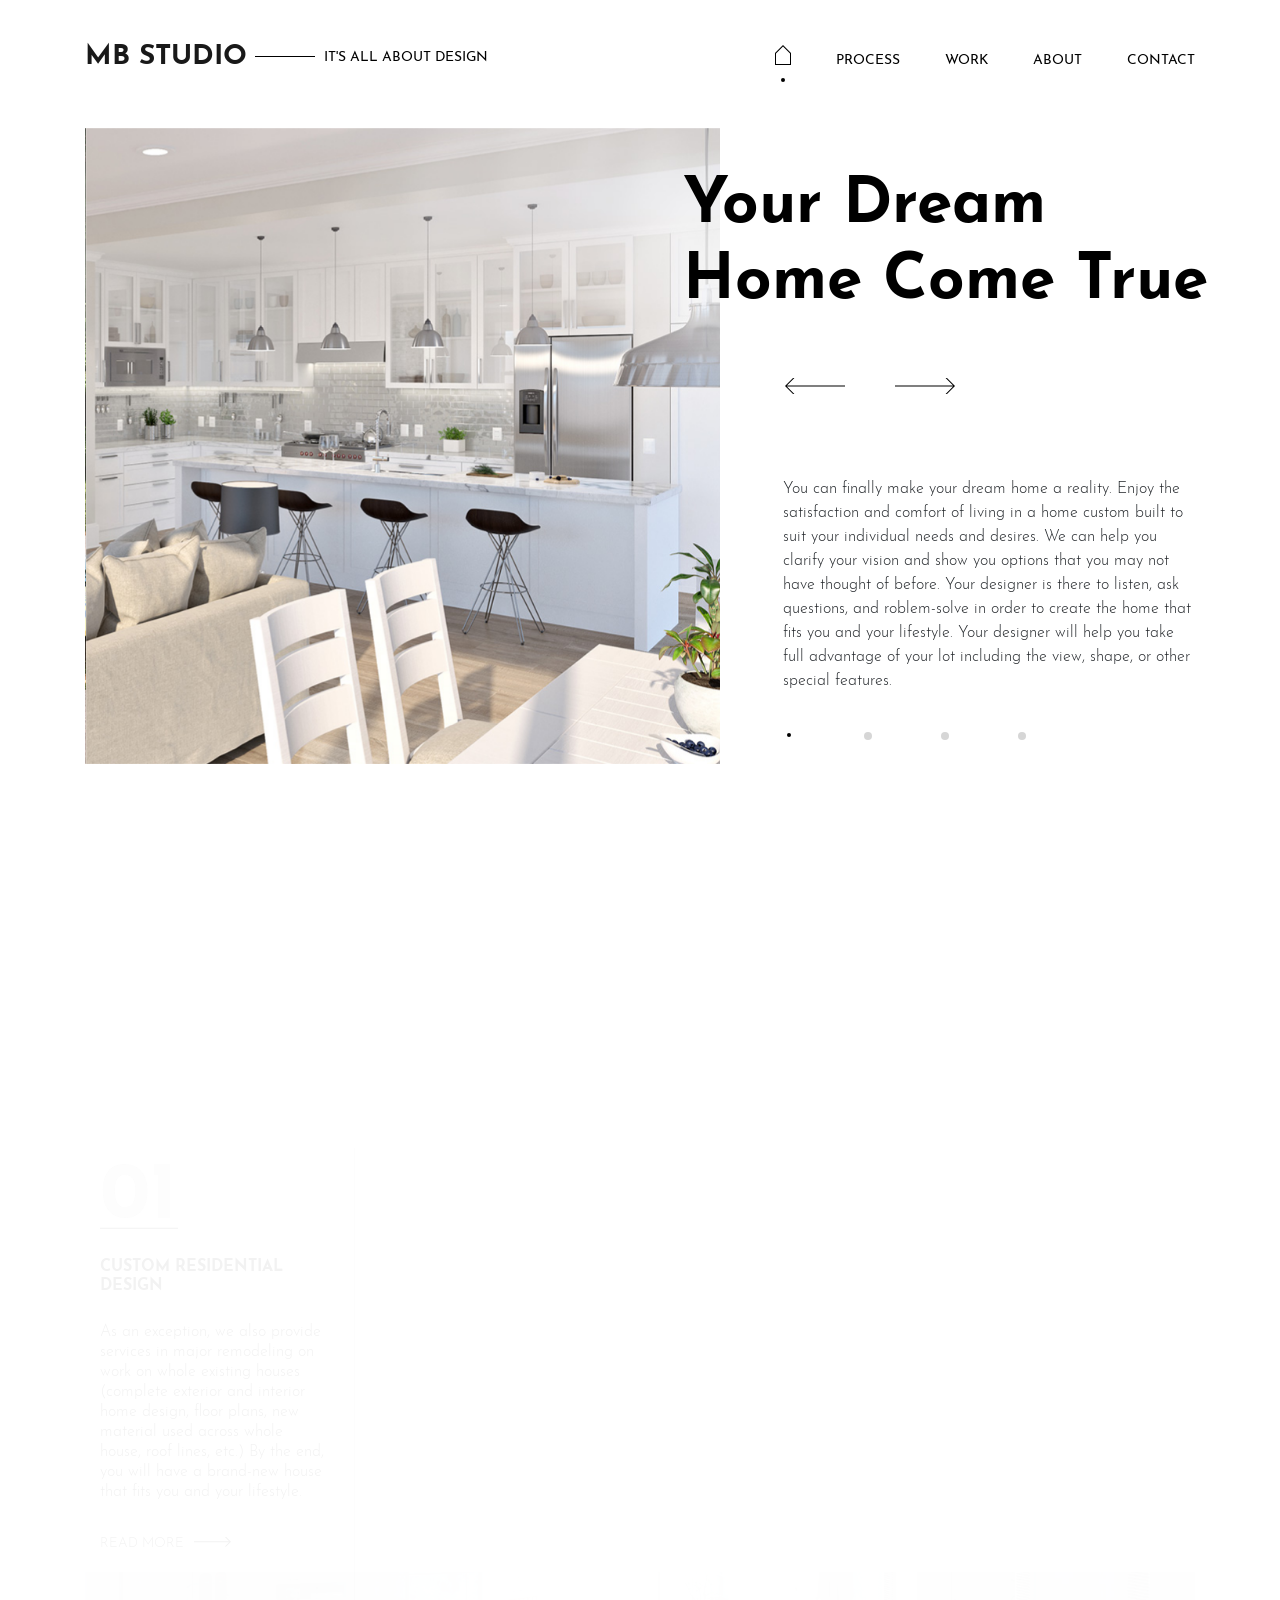
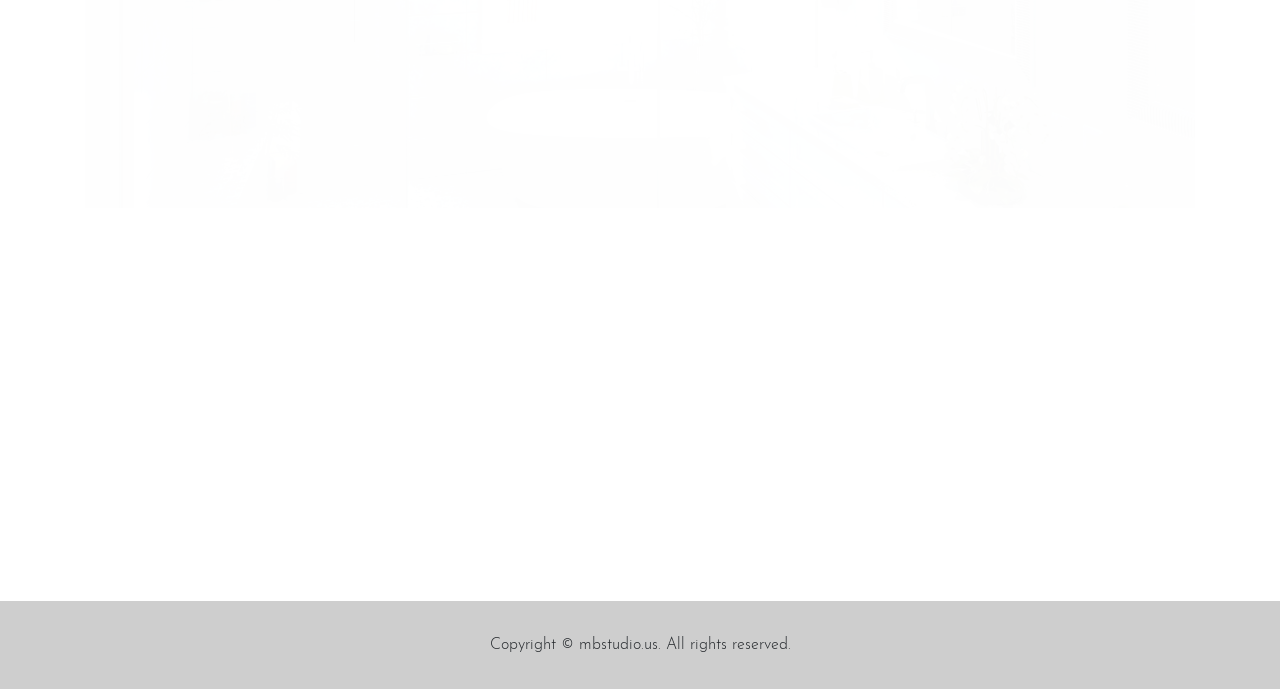
<file: index.html>
<!DOCTYPE html>
<!--
To change this license header, choose License Headers in Project Properties.
To change this template file, choose Tools | Templates
and open the template in the editor.
-->
<html lang="en">

<head>
    <title>MBstudio</title>
    <meta charset="UTF-8">
    <meta name="viewport" content="width=device-width, initial-scale=1.0">

    <!--iOS compatibile-->
    <meta name="apple-mobile-web-app-capable" content="yes">
    <meta name="apple-mobile-web-app-title" content="MBstudio">
    <link rel="apple-touch-icon" href="putanja do ikonice favicon li neke">

    <!--Android compatibile-->
    <meta name="mobile-web-app-capable" content="yes">
    <meta name="aplication-name" content="MBstudio">
    <link rel="icon" type="icon/png" href="putanja do ikonice favicon li neke">

    <!--FONTOVI-->
    <!--Awesome-->
    <link rel="stylesheet" href="https://cdnjs.cloudflare.com/ajax/libs/font-awesome/4.7.0/css/font-awesome.min.css">

    <!--bootstrap-->
    <link href="css/fullpage.min.css" rel="stylesheet" type="text/css" />
    <link href="css/bootstrap.css" rel="stylesheet" type="text/css" />

    <!--external css, like plugins ...-->
    <link href="css/owl.carousel.css" rel="stylesheet" type="text/css" />

    <!--theme css-->
    <link href="css/theme.css" rel="stylesheet" type="text/css" />

    <!-- HTML5 shim and Respond.js for IE8 support of HTML5 elements and media queries -->
    <!-- WARNING: Respond.js doesn't work if you view the page via file:// -->
    <!--[if lt IE 9]>
          <script src="https://oss.maxcdn.com/html5shiv/3.7.3/html5shiv.min.js"></script>
          <script src="https://oss.maxcdn.com/respond/1.4.2/respond.min.js"></script>
        <![endif]-->

</head>

<body>
    <header>
        <div class="container">
            <nav class="navbar navbar-expand-lg navbar-light p-0">
                <h1>
                    <a class="navbar-brand text-uppercase" href="index.html">mb studio</a>
                    <a href="index.html" class="text-uppercase navbar-brand-info d-none d-md-inline-block">it's all
                        about design</a>
                </h1>
                <button class="navbar-toggler" type="button" data-toggle="collapse" data-target="#main-menu"
                    aria-controls="main-menu" aria-expanded="false" aria-label="Toggle navigation">
                    <span class="navbar-toggler-icon">
                        <?xml version="1.0" encoding="utf-8"?>
                        <!-- Generator: Adobe Illustrator 22.1.0, SVG Export Plug-In . SVG Version: 6.00 Build 0)  -->
                        <svg version="1.1" id="Layer_1" xmlns="http://www.w3.org/2000/svg"
                            xmlns:xlink="http://www.w3.org/1999/xlink" x="0px" y="0px" viewBox="0 0 32 20"
                            style="enable-background:new 0 0 32 20;" xml:space="preserve">
                            <g>
                                <rect width="32" height="1" />
                            </g>
                            <g>
                                <rect y="9.5" width="32" height="1" />
                            </g>
                            <g>
                                <rect y="19" width="32" height="1" />
                            </g>
                        </svg>

                    </span>
                </button>

                <div class="collapse navbar-collapse" id="main-menu">
                    <ul class="navbar-nav ml-auto text-uppercase">
                        <li class="nav-item">
                            <a class="nav-link active" href="index.html"><img class="home"
                                    src="img/icon_home-01.svg"></a>
                        </li>
                        <li class="nav-item">
                            <a class="nav-link" href="process.html">process</a>
                        </li>
                        <li class="nav-item">
                            <a class="nav-link" href="work.php">work</a>
                        </li>
                        <li class="nav-item">
                            <a class="nav-link" href="about.html">about</a>
                        </li>
                        <li class="nav-item">
                            <a class="nav-link" href="contact.html">contact</a>
                        </li>
                    </ul>
                </div>
            </nav>
        </div>
    </header>
    <main>

        <section class="featured-slider">
            <div class="container">
                <div class="featured-slider-item">
                    <div class="row">
                        <div class="col-12 col-lg-7 mb-3">
                            <a href="#" class="">
                                <div class="image owl-carousel">
                                    <img src="img/mbstudio-slider-img-1.jpg" alt="" />
                                    <img src="img/mbstudio-slider-img-2.jpg" alt="" />
                                    <img src="img/mbstudio-slider-img-3.jpg" alt="" />
                                    <img src="img/mbstudio-slider-img-4.jpg" alt="" />
                                </div>
                            </a>
                        </div>
                        <div class="col-12 col-lg-5 pl-xl-5">
                            <div class="featured-slider-title text-center mb-3">
                                <h1 class="text-capitalize">
                                    Your dream home come true
                                </h1>
                            </div>
                            <div class="featured-slider-info text-center">
                                <p>
                                    You can finally make your dream home a reality.
                                    Enjoy the satisfaction and comfort of living
                                    in a home custom built to suit your individual
                                    needs and desires. We can help you clarify
                                    your vision and show you options that you
                                    may not have thought of before. Your designer
                                    is there to listen, ask questions, and
                                    roblem-solve in order to create the home that
                                    fits you and your lifestyle. Your designer
                                    will help you take full advantage of your
                                    lot including the view, shape, or other
                                    special features.
                                </p>
                            </div>
                        </div>
                    </div>
                </div>
            </div>

            <div class="scroll d-none">
                <span>scroll down</span>
            </div>
        </section>
        <section class="services mb-5 mb-md-0">
            <div class="container" id="container">
                <div class="row">
                    <div class="col-12 col-xm-6 col-lg-3 b-right mb-5 mb-lg-0 servicesScene">
                        <div class="services-item" data-animation="">
                            <p class="services-item-num">01</p>
                            <h6>Custom residential design</h6>
                            <p>
                                As an exception, we also provide services in
                                major remodeling on work on whole existing
                                houses (complete exterior and interior home
                                design, floor plans, new material used across
                                whole house, roof lines, etc.) By the end,
                                you will have a brand-new house that fits
                                you and your lifestyle.
                            </p>
                            <a href="process.html" class="text-uppercase">
                                <p class="mb-2">read more<span class="arrow-small"><img
                                            src="img/arrow_small-01.svg"></span></p>
                            </a>
                        </div>
                    </div>
                    <div class="col-12 col-xm-6 col-lg-3 px-xxl-3 b-lg-right mb-5 mb-lg-0 servicesScene">
                        <div class="services-item pr-0">
                            <p class="services-item-num">02</p>
                            <h6>3d visual presentation</h6>
                            <p>
                                A 3D Visual will present to you, in the best
                                light, the design work in customer and
                                planning department eye. Presenting ideas &
                                design to the planning department using 3D
                                realistic visual presentation will speed up
                                the permit process; a process which can be
                                sometimes really painful in many cities.
                            </p>
                            <a href="process.html" class="text-uppercase ">
                                <p class="mb-2">read more<span class="arrow-small"><img
                                            src="img/arrow_small-01.svg"></span></p>
                            </a>
                        </div>
                    </div>
                    <div class="col-12 col-xm-6 col-lg-3 b-right mb-5 mb-lg-0 servicesScene">
                        <div class="services-item">
                            <p class="services-item-num">03</p>
                            <h6>multi-family design</h6>
                            <p>
                                Building multi-family housing can be
                                profitable and rewarding. You can get custom
                                designs along with services to help you
                                obtain building permits quickly and easily.
                            </p>
                            <a href="process.html" class="text-uppercase">
                                <p class="mb-2">read more<span class="arrow-small"><img
                                            src="img/arrow_small-01.svg"></span></p>
                            </a>
                        </div>
                    </div>
                    <div class="col-12 col-xm-6 col-lg-3 mb-5 mb-lg-0 servicesScene">
                        <div class="services-item">
                            <p class="services-item-num">04</p>
                            <h6>permit process</h6>
                            <p>
                                At this point, design development is frozen,
                                3D renderings of interior will be done, and
                                only minor changes discovered during
                                construction plan development will be made
                                in order to further optimize and refine the
                                plan. All dimensions, notes, details, and
                                sections are added to the set of plans. It
                                is ready for Building department. We work
                                with building department, on any request to
                                obtain permit.
                            </p>
                            <a href="process.html" class="text-uppercase">
                                <p class="mb-2">read more<span class="arrow-small"><img
                                            src="img/arrow_small-01.svg"></span></p>
                            </a>
                        </div>
                    </div>
                    <div class="col-12 d-none d-md-block">
                        <div class="services-img" id="services-img">
                            <img class="img-fluid" src="img/mbstudio-home-img.jpg" alt="" />
                        </div>
                    </div>
                </div>
            </div>
        </section>
        <section class="social">
            <div class="container">
                <div class="row">
                    <div class="col-12 col-md-6 col-lg-3 b-md-right pt-4 pl-xl-5 mb-md-4 socialScene">
                        <div class="social-item mb-4 mb-md-0">
                            <h3>follow us</h3>
                            <p>
                                Feel free to browse around the site and take
                                a glance at our accomplishments.
                            </p>
                        </div>
                    </div>
                    <div class="col-12 col-md-6 col-lg-3 b-lg-right pt-4 socialScene">
                        <div class="logo text-center mb-4 mb-md-0 pl-md-4 pl-lg-0">
                            <img src="img/logo_home.jpg" alt="" />
                        </div>
                    </div>
                    <div class="col-12 col-md-6 col-lg-3 b-md-right pt-4 socialScene">
                        <div class="social-fa mb-4 mb-md-0 ">
                            <a href="https://www.youtube.com/channel/UCeuUNl5fqcsTqieXWusaxsw" target="blank_">
                                <span class="yt">
                                    <img src="img/icon_youtube-01.svg">
                                </span>
                                <h6>youtube</h6>
                                <p>watch & subscrbie<span class="arrow-small"><img src="img/arrow_small-01.svg"></span>
                                </p>
                            </a>
                        </div>
                    </div>
                    <div class="col-12 col-md-6 col-lg-3 pt-4 socialScene">
                        <div class="social-fa mb-4 mb-md-0 pl-md-4 pl-lg-0">
                            <a href="https://twitter.com/mbstudious?lang=en" target="blank_">
                                <span class="tw">
                                    <img src="img/icon_twitter-01.svg">
                                </span>
                                <h6>twitter</h6>
                                <p>follow us<span class="arrow-small"><img src="img/arrow_small-01.svg"></span></p>
                            </a>
                        </div>
                    </div>
                </div>
            </div>
        </section>
    </main>
    <footer>
        <div class="copyright">
            <p>
                Copyright © mbstudio.us. All rights reserved.
            </p>
        </div>
    </footer>
    <!--SCRIPTS goes here-->
    <!--First jquery, then popper and finaly bootstrap-->
    <script src="js/jquery.min.js" type="text/javascript"></script>
    <script src="js/popper.js" type="text/javascript"></script>
    <script src="js/fullpage.js" type="text/javascript"></script>
    <script src="js/bootstrap.min.js" type="text/javascript"></script>

    <script src="js/owl.carousel.js" type="text/javascript"></script>
    <script src="js/TweenMax.min.js" type="text/javascript"></script>
    <script src="js/ScrollMagic.js" type="text/javascript"></script>
    <script src="js/animation.gsap.js" type="text/javascript"></script>
    <script src="js/debug.addIndicators.js" type="text/javascript"></script>
    <!--All page js-->
    <script src="js/main.js" type="text/javascript"></script>
</body>

</html>
</file>
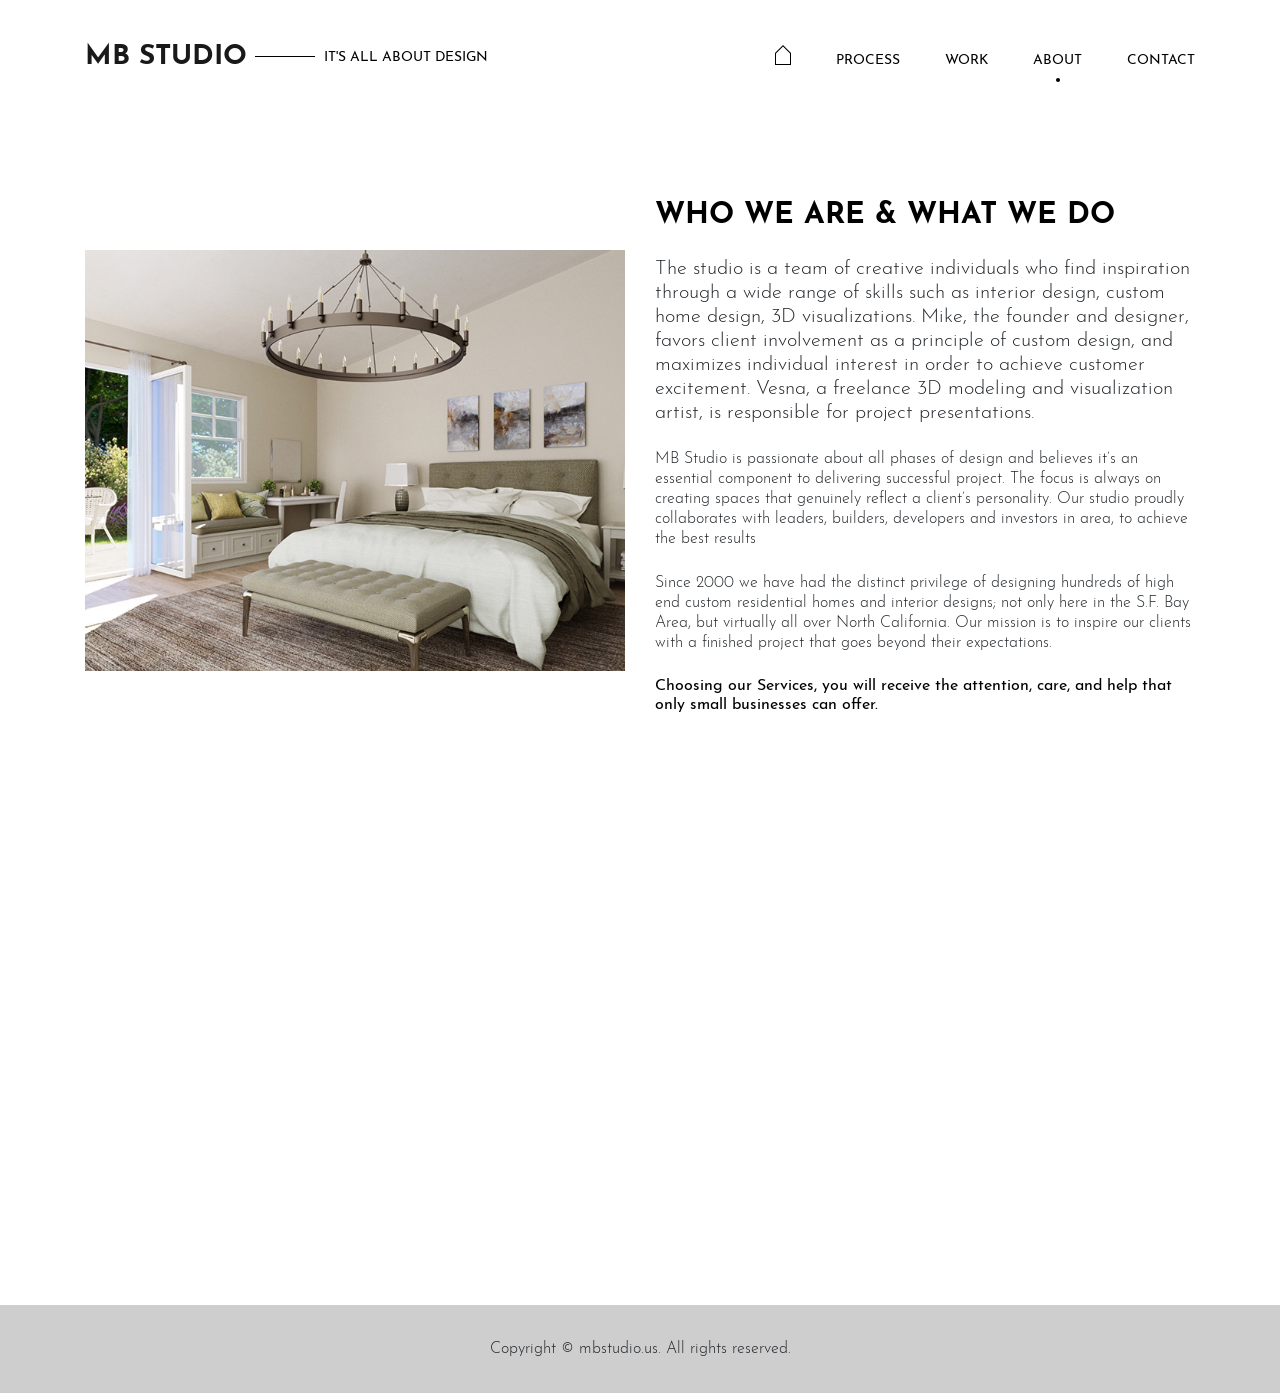
<file: about.html>
<!DOCTYPE html>
<!--
To change this license header, choose License Headers in Project Properties.
To change this template file, choose Tools | Templates
and open the template in the editor.
-->
<html lang="en">

<head>
    <title>MBstudio</title>
    <meta charset="UTF-8">
    <meta name="viewport" content="width=device-width, initial-scale=1.0">

    <!--iOS compatibile-->
    <meta name="apple-mobile-web-app-capable" content="yes">
    <meta name="apple-mobile-web-app-title" content="MBstudio">
    <link rel="apple-touch-icon" href="putanja do ikonice favicon li neke">

    <!--Android compatibile-->
    <meta name="mobile-web-app-capable" content="yes">
    <meta name="aplication-name" content="MBstudio">
    <link rel="icon" type="icon/png" href="putanja do ikonice favicon li neke">

    <!--FONTOVI-->
    <!--Awesome-->
    <link rel="stylesheet" href="https://cdnjs.cloudflare.com/ajax/libs/font-awesome/4.7.0/css/font-awesome.min.css">

    <!--bootstrap-->
    <link href="css/bootstrap.css" rel="stylesheet" type="text/css" />

    <!--external css, like plugins ...-->
    <link href="css/owl.carousel.css" rel="stylesheet" type="text/css" />

    <!--theme css-->
    <link href="css/theme.css" rel="stylesheet" type="text/css" />

    <!-- HTML5 shim and Respond.js for IE8 support of HTML5 elements and media queries -->
    <!-- WARNING: Respond.js doesn't work if you view the page via file:// -->
    <!--[if lt IE 9]>
          <script src="https://oss.maxcdn.com/html5shiv/3.7.3/html5shiv.min.js"></script>
          <script src="https://oss.maxcdn.com/respond/1.4.2/respond.min.js"></script>
        <![endif]-->

</head>

<body>
    <header>
        <div class="container">
            <nav class="navbar navbar-expand-lg navbar-light p-0">
                <h1>
                    <a class="navbar-brand text-uppercase" href="index.html">mb studio</a>
                    <a href="index.html" class="text-uppercase navbar-brand-info d-none d-md-inline-block">it's all
                        about design</a>
                </h1>
                <button class="navbar-toggler" type="button" data-toggle="collapse" data-target="#main-menu"
                    aria-controls="main-menu" aria-expanded="false" aria-label="Toggle navigation">
                    <span class="navbar-toggler-icon">
                        <?xml version="1.0" encoding="utf-8"?>
                        <!-- Generator: Adobe Illustrator 22.1.0, SVG Export Plug-In . SVG Version: 6.00 Build 0)  -->
                        <svg version="1.1" id="Layer_1" xmlns="http://www.w3.org/2000/svg"
                            xmlns:xlink="http://www.w3.org/1999/xlink" x="0px" y="0px" viewBox="0 0 32 20"
                            style="enable-background:new 0 0 32 20;" xml:space="preserve">
                            <g>
                                <rect width="32" height="1" />
                            </g>
                            <g>
                                <rect y="9.5" width="32" height="1" />
                            </g>
                            <g>
                                <rect y="19" width="32" height="1" />
                            </g>
                        </svg>
                    </span>
                </button>

                <div class="collapse navbar-collapse" id="main-menu">
                    <ul class="navbar-nav ml-auto text-uppercase">
                        <li class="nav-item active">
                            <a class="nav-link" href="index.html"><img class="home" src="img/icon_home-01.svg"></a>
                        </li>
                        <li class="nav-item">
                            <a class="nav-link" href="process.html">process</a>
                        </li>
                        <li class="nav-item">
                            <a class="nav-link" href="work.html">work</a>
                        </li>
                        <li class="nav-item">
                            <a class="nav-link active" href="about.html">about</a>
                        </li>
                        <li class="nav-item">
                            <a class="nav-link" href="contact.html">contact</a>
                        </li>
                    </ul>
                </div>
            </nav>
        </div>
    </header>
    <main>
        <section class="whoWeAre">
            <div class="container">
                <div class="row">
                    <div class="col-12 col-lg-6 pb-4 pb-lg-0 align-self-center">
                        <div class="whoWeAre-item">
                            <figure class="mb-0">
                                <img class="img-fluid" src="img/mbstudio-about-img.jpg" alt="" />
                            </figure>
                        </div>
                    </div>
                    <div class="col-12 col-lg-6 align-self-center">
                        <div class="whoWeAre-info mx-auto">
                            <h3 class="text-uppercase mb-4">who we are & what we do</h3>
                            <p class="info-1 mb-3">
                                The studio is a team of creative individuals
                                who find inspiration through a wide range of
                                skills such as interior design, custom home
                                design, 3D visualizations. Mike, the founder
                                and designer, favors client involvement as a
                                principle of custom design, and maximizes
                                individual interest in order to achieve
                                customer excitement. Vesna, a freelance 3D
                                modeling and visualization artist, is
                                responsible for project presentations.
                            </p>
                            <p class="info-2 mb-3">
                                MB Studio is passionate about all phases of
                                design and believes it’s an essential
                                component to delivering successful project.
                                The focus is always on creating spaces that
                                genuinely reflect a client’s personality. Our
                                studio proudly collaborates with leaders,
                                builders, developers and investors in area,
                                to achieve the best results
                            </p>
                            <p class="info-3 mb-3">
                                Since 2000 we have had the distinct privilege
                                of designing hundreds of high end custom
                                residential homes and interior designs; not
                                only here in the S.F. Bay Area, but
                                virtually all over North California. Our
                                mission is to inspire our clients with a
                                finished project that goes beyond their
                                expectations.
                            </p>
                            <h6>
                                Choosing our Services, you will receive the
                                attention, care, and help that only small
                                businesses can offer.
                            </h6>
                        </div>
                    </div>
                </div>
            </div>
        </section>
        <section class="team">
            <div class="container" id="aboutTween">
                <div class="row text-center text-md-left">
                    <div class="col-12 col-md-6  b-md-right b-lg-right-0 aboutScene">
                        <div class="team-mike">
                            <div class="row">
                                <div class="col-12 col-lg-5">
                                    <figure class="mb-0 d-inline-block">
                                        <img src="img/mbstudio-contact-mike-img.jpg" alt="" />
                                    </figure>
                                </div>
                                <div class="col-12 col-lg-6 pl-xl-5">
                                    <p class="text-uppercase team-title">
                                        founder & designer
                                    </p>
                                    <h6 class="text-uppercase">mike</h6>
                                    <p class="team-info">
                                        Mike, the founder and designer, favors
                                        client involvement as a principle of
                                        custom design, and maximizes individual
                                        interest in order to achieve customer
                                        excitement.
                                    </p>
                                </div>
                            </div>
                        </div>
                    </div>
                    <div class="col-12 col-md-6 aboutScene">
                        <div class="team-vesna">
                            <div class="row">
                                <div class="col-12 col-lg-5">
                                    <figure class="mb-0 d-inline-block">
                                        <img src="img/mbstudio-contact-vesna-img.jpg" alt="" />
                                    </figure>
                                </div>
                                <div class="col-12 col-lg-6 pl-xl-5">
                                    <p class="text-uppercase team-title">
                                        3d artist
                                    </p>
                                    <h6 class="text-uppercase">vesna</h6>
                                    <p class="team-info">
                                        Vesna, a freelance 3D modeling and
                                        visualization artist, is responsible
                                        for project presentations.
                                    </p>
                                </div>
                            </div>
                        </div>
                    </div>
                </div>
            </div>
        </section>
    </main>
    <footer>
        <div class="copyright">
            <p>
                Copyright © mbstudio.us. All rights reserved.
            </p>
        </div>
    </footer>
    <!--SCRIPTS goes here-->
    <!--First jquery, then popper and finaly bootstrap-->
    <script src="js/jquery.min.js" type="text/javascript"></script>
    <script src="js/popper.js" type="text/javascript"></script>
    <script src="js/bootstrap.min.js" type="text/javascript"></script>

    <script src="js/owl.carousel.js" type="text/javascript"></script>
    <script src="js/TweenMax.min.js" type="text/javascript"></script>
    <script src="js/ScrollMagic.js" type="text/javascript"></script>
    <script src="js/animation.gsap.js" type="text/javascript"></script>
    <script src="js/debug.addIndicators.js" type="text/javascript"></script>
    <!--All page js-->
    <script src="js/main.js" type="text/javascript"></script>
</body>

</html>
</file>
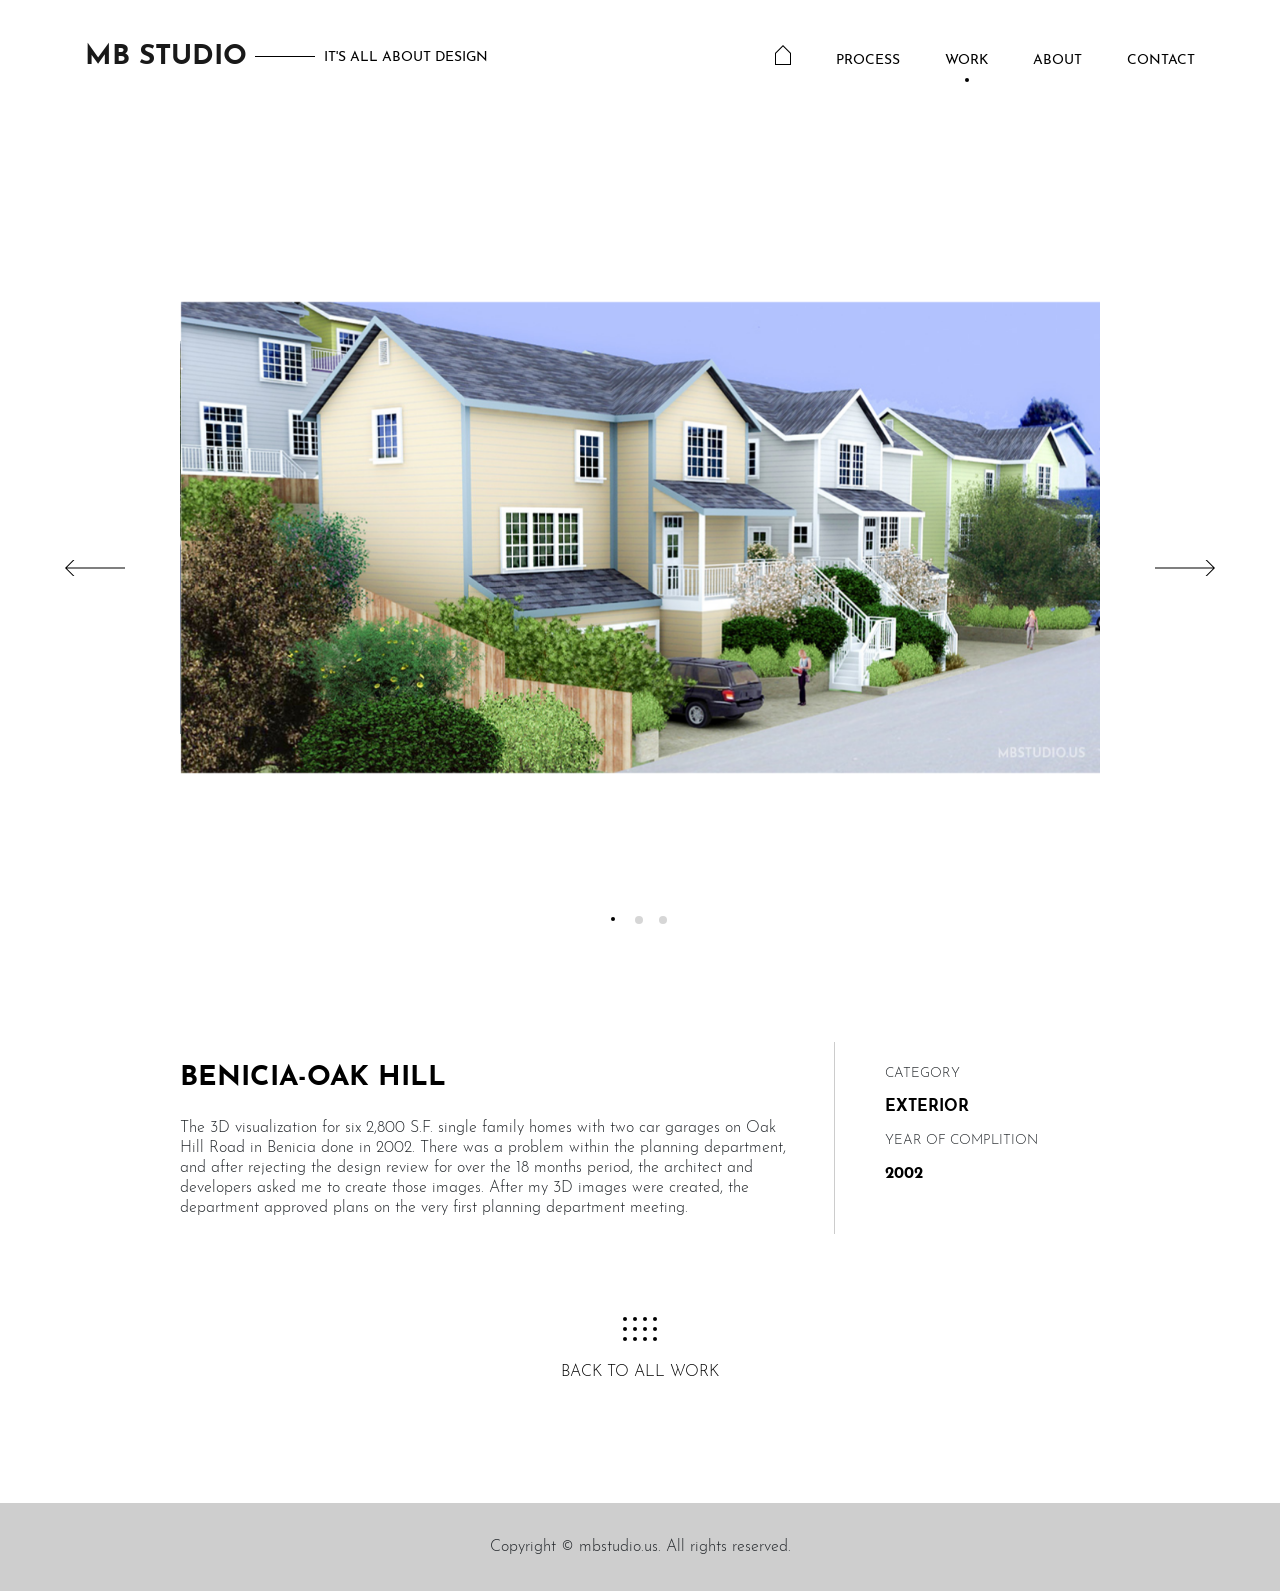
<file: benicia.html>
<!DOCTYPE html>
<!--
To change this license header, choose License Headers in Project Properties.
To change this template file, choose Tools | Templates
and open the template in the editor.
-->
<html lang="en">
    <head>
        <title>MBstudio</title>
        <meta charset="UTF-8">
        <meta name="viewport" content="width=device-width, initial-scale=1.0">

        <!--iOS compatibile-->
        <meta name="apple-mobile-web-app-capable" content="yes">
        <meta name="apple-mobile-web-app-title" content="MBstudio">
        <link rel="apple-touch-icon" href="putanja do ikonice favicon li neke">        

        <!--Android compatibile-->
        <meta name="mobile-web-app-capable" content="yes">
        <meta name="aplication-name" content="MBstudio">
        <link rel="icon" type="icon/png" href="putanja do ikonice favicon li neke">

        <!--FONTOVI-->
        <!--Awesome-->
        <link rel="stylesheet" href="https://cdnjs.cloudflare.com/ajax/libs/font-awesome/4.7.0/css/font-awesome.min.css">

        <!--bootstrap-->
        <link href="css/bootstrap.css" rel="stylesheet" type="text/css"/>

        <!--external css, like plugins ...-->
        <link href="css/owl.carousel.css" rel="stylesheet" type="text/css"/>

        <!--theme css-->
        <link href="css/theme.css" rel="stylesheet" type="text/css"/>

        <!-- HTML5 shim and Respond.js for IE8 support of HTML5 elements and media queries -->
        <!-- WARNING: Respond.js doesn't work if you view the page via file:// -->
        <!--[if lt IE 9]>
          <script src="https://oss.maxcdn.com/html5shiv/3.7.3/html5shiv.min.js"></script>
          <script src="https://oss.maxcdn.com/respond/1.4.2/respond.min.js"></script>
        <![endif]-->

    </head>
    <body>
        <header>
            <div class="container">
                <nav class="navbar navbar-expand-lg navbar-light p-0">
                    <h1>
                            <a class="navbar-brand text-uppercase" href="index.html">mb studio</a>
                            <a href="index.html" class="text-uppercase navbar-brand-info d-none d-md-inline-block">it's all
                                about design</a>
                    </h1>
                    <button class="navbar-toggler" type="button" data-toggle="collapse" data-target="#main-menu" aria-controls="main-menu" aria-expanded="false" aria-label="Toggle navigation">
                        <span class="navbar-toggler-icon">
                            <?xml version="1.0" encoding="utf-8"?>
                        <!-- Generator: Adobe Illustrator 22.1.0, SVG Export Plug-In . SVG Version: 6.00 Build 0)  -->
                        <svg version="1.1" id="Layer_1" xmlns="http://www.w3.org/2000/svg"
                            xmlns:xlink="http://www.w3.org/1999/xlink" x="0px" y="0px" viewBox="0 0 32 20"
                            style="enable-background:new 0 0 32 20;" xml:space="preserve">
                            <g>
                                <rect width="32" height="1" />
                            </g>
                            <g>
                                <rect y="9.5" width="32" height="1" />
                            </g>
                            <g>
                                <rect y="19" width="32" height="1" />
                            </g>
                        </svg>
                        </span>
                    </button>

                    <div class="collapse navbar-collapse" id="main-menu">
                        <ul class="navbar-nav ml-auto text-uppercase">
                            <li class="nav-item active">
                                <a class="nav-link" href="index.html"><img class="home" src="img/icon_home-01.svg"></a>
                            </li>
                            <li class="nav-item">
                                <a class="nav-link" href="process.html">process</a>
                            </li>
                            <li class="nav-item">
                                <a class="nav-link active" href="work.html">work</a>
                            </li>
                            <li class="nav-item">
                                <a class="nav-link" href="about.html">about</a>
                            </li>
                            <li class="nav-item">
                                <a class="nav-link" href="contact.html">contact</a>
                            </li>
                        </ul>
                    </div>
                </nav>
            </div>
        </header>
        <main>
            <section class="single-work">
                <div class="container">
                    <div class="row justify-content-center">
                        <div class="col-12 col-md-10">
                            <div class="single-work-gallery owl-carousel">
                                    <img src="img/benicia-oak-hill/mbstudio-benicia-oak-hill-img-3.jpg" alt=""/>
                                <img src="img/benicia-oak-hill/mbstudio-benicia-oak-hill-img-1.jpg" alt=""/>
                                <img src="img/benicia-oak-hill/mbstudio-benicia-oak-hill-img-2.jpg" alt=""/>
                            </div>
                        </div>
                        <div class="col-12 col-lg-7">
                            <div class="single-work-item">
                                <h3 class="text-uppercase">benicia-oak hill</h3>
                                <p>
                                    The 3D visualization for six 2,800 S.F. single
                                    family homes with two car garages on Oak Hill
                                    Road in Benicia done in 2002. There was a 
                                    problem within the planning department, and 
                                    after rejecting the design review for over 
                                    the 18 months period, the architect and 
                                    developers asked me to create those images. 
                                    After my 3D images were created, the department
                                    approved plans on the very first planning
                                    department meeting.
                                </p>
                            </div>
                        </div>
                        <div class="col-12 col-lg-3">
                            <div class="single-work-info">
                                <div class="category">
                                    <p>category</p>
                                    <h6>exterior</h6>
                                </div>
                                <div class="year">
                                    <p>year of complition</p>
                                    <h6>2002</h6>
                                </div>
                            </div>
                        </div>
                        <div class="col-12">
                            <div class="single-work-back">
                                <a href="work.html">
                                        <svg id="Layer_1" class="back" data-name="Layer 1" xmlns="http://www.w3.org/2000/svg" viewBox="0 0 34 24">
                                            <title>icon_back_to_list</title>
                                            <circle cx="2" cy="2" r="2"/><circle cx="12" cy="2" r="2"/><circle cx="22" cy="2" r="2"/><circle cx="32" cy="2" r="2"/><circle cx="2" cy="22" r="2"/><circle cx="12" cy="22" r="2"/><circle cx="22" cy="22" r="2"/><circle cx="32" cy="22" r="2"/><circle cx="2" cy="12" r="2"/><circle cx="12" cy="12" r="2"/><circle cx="22" cy="12" r="2"/><circle cx="32" cy="12" r="2"/>
                                        </svg>
                                    <p>back to all work</p>
                                </a>
                            </div>
                        </div>
                    </div>
                </div>
            </section>
        </main>
        <footer>
            <div class="copyright">
                <p>
                    Copyright © mbstudio.us. All rights reserved. 
                </p>
            </div>
        </footer>
        <!--SCRIPTS goes here-->
        <!--First jquery, then popper and finaly bootstrap-->
        <script src="js/jquery.min.js" type="text/javascript"></script>
        <script src="js/popper.js" type="text/javascript"></script>
        <script src="js/bootstrap.min.js" type="text/javascript"></script>

        <script src="js/owl.carousel.js" type="text/javascript"></script>
        <script src="js/TweenMax.min.js" type="text/javascript"></script>
        <!--All page js-->
        <script src="js/main.js" type="text/javascript"></script>
    </body>
</html>
</file>
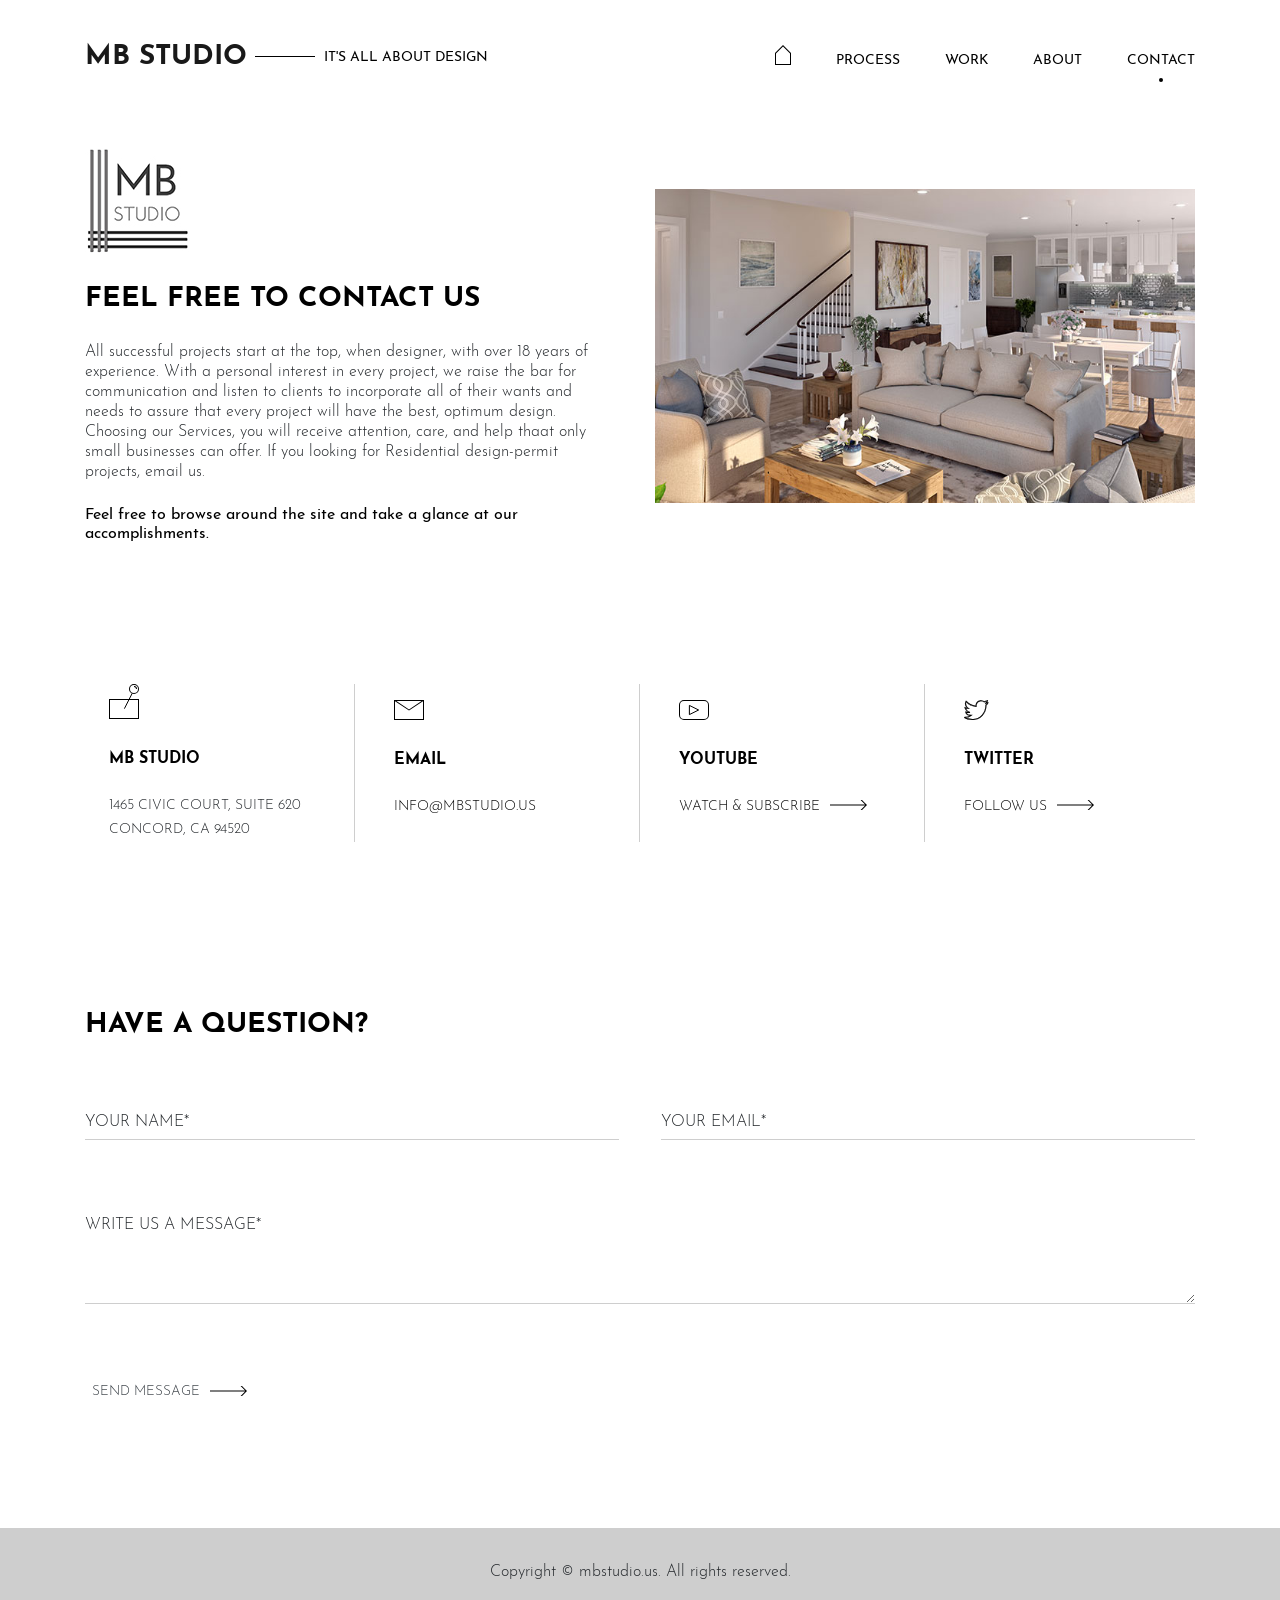
<file: contact.html>
<!DOCTYPE html>
<!--
To change this license header, choose License Headers in Project Properties.
To change this template file, choose Tools | Templates
and open the template in the editor.
-->
<html lang="en">

<head>
    <title>MBstudio</title>
    <meta charset="UTF-8">
    <meta name="viewport" content="width=device-width, initial-scale=1.0">

    <!--iOS compatibile-->
    <meta name="apple-mobile-web-app-capable" content="yes">
    <meta name="apple-mobile-web-app-title" content="MBstudio">
    <link rel="apple-touch-icon" href="putanja do ikonice favicon li neke">

    <!--Android compatibile-->
    <meta name="mobile-web-app-capable" content="yes">
    <meta name="aplication-name" content="MBstudio">
    <link rel="icon" type="icon/png" href="putanja do ikonice favicon li neke">

    <!--FONTOVI-->
    <!--Awesome-->
    <link rel="stylesheet" href="https://cdnjs.cloudflare.com/ajax/libs/font-awesome/4.7.0/css/font-awesome.min.css">

    <!--bootstrap-->
    <link href="css/bootstrap.css" rel="stylesheet" type="text/css" />

    <!--external css, like plugins ...-->
    <link href="css/owl.carousel.css" rel="stylesheet" type="text/css" />

    <!--theme css-->
    <link href="css/theme.css" rel="stylesheet" type="text/css" />

    <!-- HTML5 shim and Respond.js for IE8 support of HTML5 elements and media queries -->
    <!-- WARNING: Respond.js doesn't work if you view the page via file:// -->
    <!--[if lt IE 9]>
          <script src="https://oss.maxcdn.com/html5shiv/3.7.3/html5shiv.min.js"></script>
          <script src="https://oss.maxcdn.com/respond/1.4.2/respond.min.js"></script>
        <![endif]-->

</head>

<body>
    <header>
        <div class="container">
            <nav class="navbar navbar-expand-lg navbar-light p-0">
                <h1>
                    <a class="navbar-brand text-uppercase" href="index.html">mb studio</a>
                    <a href="index.html" class="text-uppercase navbar-brand-info d-none d-md-inline-block">it's all
                        about design</a>
                </h1>
                <button class="navbar-toggler" type="button" data-toggle="collapse" data-target="#main-menu"
                    aria-controls="main-menu" aria-expanded="false" aria-label="Toggle navigation">
                    <span class="navbar-toggler-icon">
                        <?xml version="1.0" encoding="utf-8"?>
                        <!-- Generator: Adobe Illustrator 22.1.0, SVG Export Plug-In . SVG Version: 6.00 Build 0)  -->
                        <svg version="1.1" id="Layer_1" xmlns="http://www.w3.org/2000/svg"
                            xmlns:xlink="http://www.w3.org/1999/xlink" x="0px" y="0px" viewBox="0 0 32 20"
                            style="enable-background:new 0 0 32 20;" xml:space="preserve">
                            <g>
                                <rect width="32" height="1" />
                            </g>
                            <g>
                                <rect y="9.5" width="32" height="1" />
                            </g>
                            <g>
                                <rect y="19" width="32" height="1" />
                            </g>
                        </svg>
                    </span>
                </button>

                <div class="collapse navbar-collapse" id="main-menu">
                    <ul class="navbar-nav ml-auto text-uppercase">
                        <li class="nav-item active">
                            <a class="nav-link" href="index.html"><img class="home" src="img/icon_home-01.svg"></a>
                        </li>
                        <li class="nav-item">
                            <a class="nav-link" href="process.html">process</a>
                        </li>
                        <li class="nav-item">
                            <a class="nav-link" href="work.html">work</a>
                        </li>
                        <li class="nav-item">
                            <a class="nav-link" href="about.html">about</a>
                        </li>
                        <li class="nav-item">
                            <a class="nav-link active" href="contact.html">contact</a>
                        </li>
                    </ul>
                </div>
            </nav>
        </div>
    </header>
    <!-- main start -->
    <main>
        <!-- contact section -->
        <section class="contact">
            <div class="container">
                <div class="row">
                    <div class="col-12 col-lg-6">
                        <!-- contact info -->
                        <div class="contact-info">
                            <figure>
                                <img src="img/logo_home.jpg" alt="" />
                            </figure>
                            <h3 class="text-uppercase contact-info-title">feel free to contact us</h3>
                            <p class="pr-4">
                                All successful projects start at the top,
                                when designer, with over 18 years of experience.
                                With a personal interest in every project,
                                we raise the bar for communication and listen
                                to clients to incorporate all of their wants
                                and needs to assure that every project will
                                have the best, optimum design. Choosing our
                                Services, you will receive attention, care,
                                and help thaat only small businesses can offer.
                                If you looking for Residential design-permit
                                projects, email us.
                            </p>
                            <h6>
                                Feel free to browse around the site and take
                                a glance at our accomplishments.
                            </h6>
                        </div><!-- contact info ends -->
                    </div>
                    <div class="col-12 col-lg-6 align-self-center">
                        <!-- contact photo -->
                        <div class="contact-photo">
                            <figure class="mb-0">
                                <img class="img-fluid" src="img/mbstudio-contact-img.jpg" alt="" />
                            </figure>
                        </div><!-- contact photo ends -->
                    </div>
                </div>
            </div>
        </section><!-- contact section ends -->
        <!-- contact social -->
        <section class="contact-social">
            <div class="container">
                <div class="row text-center text-xm-left">
                    <div class="col-12 col-xm-6 col-lg-3 mb-5 b-right">
                        <div class="contact-social-item pl-3 pl-md-0 px-md-5 px-lg-3 px-xl-4 px-xxl-5">
                            <a href="#" class="icon">
                                <img src="img/icon_pin-01.svg">
                            </a>
                            <h6 class="text-uppercase">mb studio</h6>
                            <address class="text-uppercase mb-0">
                                <p class="mb-0">1465 Civic Court, suite 620 Concord, CA 94520</p>
                            </address>
                        </div>
                    </div>
                    <div class="col-12 col-xm-6 col-lg-3 mb-5 b-lg-right">
                        <div class="contact-social-item pl-3 pl-md-0 px-md-5 px-lg-3 pt-3 px-xl-4 px-xxl-5">
                            <a href="#" class="icon">
                                <img src="img/icon_envelope-01.svg">
                            </a>
                            <h6 class="text-uppercase">email</h6>
                            <a href="emailto: info@mbstudio.us" class="desc">
                                <p class="text-uppercase">info@mbstudio.us</p>
                            </a>
                        </div>
                    </div>
                    <div class="col-12 col-xm-6 col-lg-3 mb-5 b-right">
                        <div class="contact-social-item pl-3 pl-md-0 px-md-5 px-lg-2 pt-3 px-xl-4 px-xxl-5">
                            <a href="https://www.youtube.com/channel/UCeuUNl5fqcsTqieXWusaxsw" target="blank_" class="icon">
                                <img src="img/icon_youtube-01.svg">
                            </a>
                            <h6 class="text-uppercase">youtube</h6>
                            <a href="https://www.youtube.com/channel/UCeuUNl5fqcsTqieXWusaxsw" target="blank_" class="desc">
                                <p class="text-uppercase">watch & subscribe<span class="arrow-small"><img
                                            src="img/arrow_small-01.svg"></span></p>
                            </a>
                        </div>
                    </div>
                    <div class="col-12 col-xm-6 col-lg-3">
                        <div class="contact-social-item pl-3 pl-md-0 px-md-5 px-lg-3 pt-3 px-xl-4 px-xxl-5">
                            <a href="https://twitter.com/mbstudious?lang=en" target="blank_" class="icon">
                                <img src="img/icon_twitter-01.svg">
                            </a>
                            <h6 class="text-uppercase">twitter</h6>
                            <a href="https://twitter.com/mbstudious?lang=en" target="blank_" class="desc">
                                <p class="text-uppercase">follow us<span class="arrow-small"><img
                                            src="img/arrow_small-01.svg"></span></p>
                            </a>
                        </div>
                    </div>
                </div>
            </div>
        </section><!-- contact social ends -->
        <!-- contact form -->
        <section class="contact-form">
            <div class="container">
                <h3 class="text-uppercase">have a question?</h3>
                <form class="form-row">
                    <fieldset class="col-12 col-md-6">
                        <div class="form-group pr-xl-3">
                            <label class="form-label" for="name">Your name*</label>
                            <input class="form-control" type="text" id="name" name="name">
                        </div>
                    </fieldset>
                    <fieldset class="col-12 col-md-6">
                        <div class="form-group pl-xl-3">
                            <label class="form-label" for="email">Your email*</label>
                            <input class="form-control" type="email" id="email" name="email">
                        </div>
                    </fieldset>
                    <fieldset class="col-12">
                        <div class="form-group">
                            <label class="form-label-tx" for="message">write us a message*</label>
                            <textarea class="form-control" id="message"></textarea>
                        </div>
                    </fieldset>
                    <button type="submit" class="btn btn-outline-dark">send message<span class="arrow-small"><img src="img/arrow_small-01.svg"></span></button>
                </form>
            </div>
        </section><!-- contact form ends -->
    </main><!-- main ends -->
    <footer>
        <div class="copyright">
            <p>
                Copyright © mbstudio.us. All rights reserved.
            </p>
        </div>
    </footer>
    <!--SCRIPTS goes here-->
    <!--First jquery, then popper and finaly bootstrap-->
    <script src="js/jquery.min.js" type="text/javascript"></script>
    <script src="js/popper.js" type="text/javascript"></script>
    <script src="js/bootstrap.min.js" type="text/javascript"></script>

    <script src="js/owl.carousel.js" type="text/javascript"></script>
    <script src="js/TweenMax.min.js" type="text/javascript"></script>
    <!--All page js-->
    <script src="js/main.js" type="text/javascript"></script>
</body>

</html>
</file>
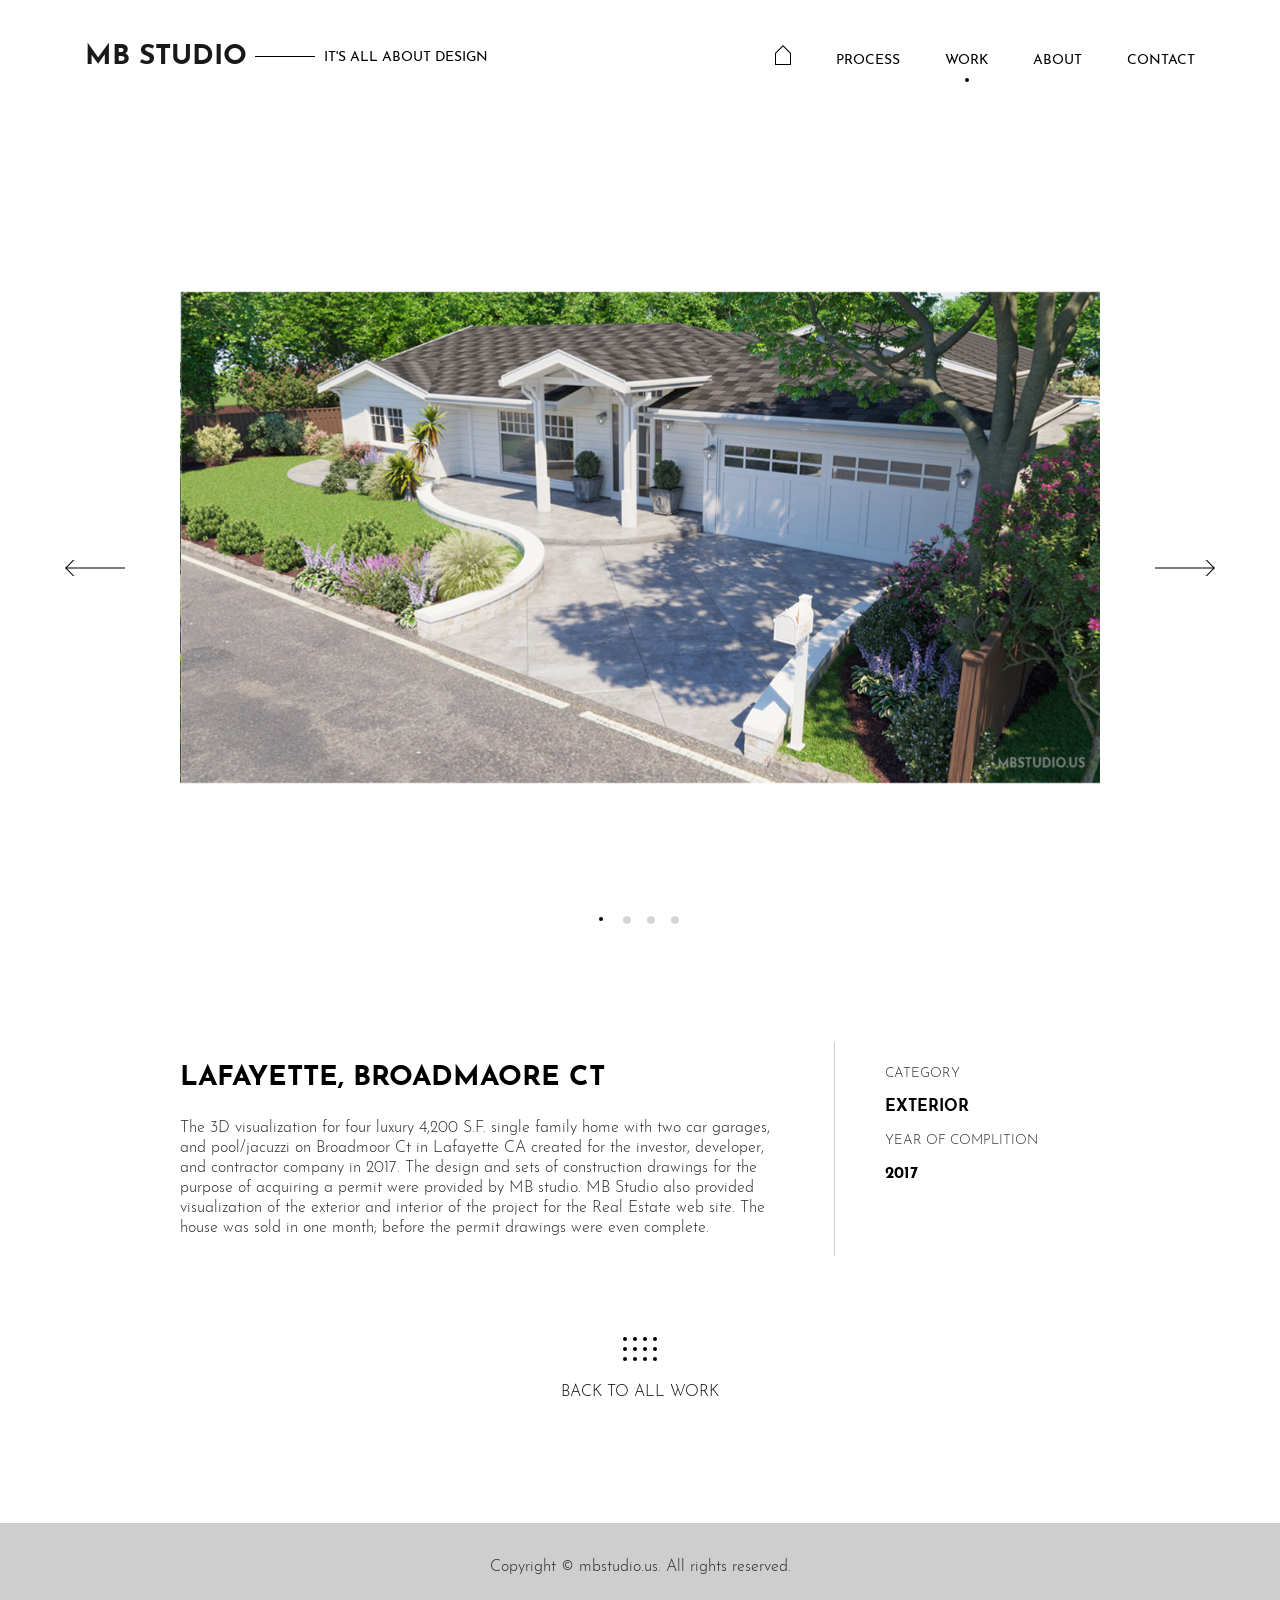
<file: lafayette_exterior.html>
<!DOCTYPE html>
<!--
To change this license header, choose License Headers in Project Properties.
To change this template file, choose Tools | Templates
and open the template in the editor.
-->
<html lang="en">
    <head>
        <title>MBstudio</title>
        <meta charset="UTF-8">
        <meta name="viewport" content="width=device-width, initial-scale=1.0">

        <!--iOS compatibile-->
        <meta name="apple-mobile-web-app-capable" content="yes">
        <meta name="apple-mobile-web-app-title" content="MBstudio">
        <link rel="apple-touch-icon" href="putanja do ikonice favicon li neke">        

        <!--Android compatibile-->
        <meta name="mobile-web-app-capable" content="yes">
        <meta name="aplication-name" content="MBstudio">
        <link rel="icon" type="icon/png" href="putanja do ikonice favicon li neke">

        <!--FONTOVI-->
        <!--Awesome-->
        <link rel="stylesheet" href="https://cdnjs.cloudflare.com/ajax/libs/font-awesome/4.7.0/css/font-awesome.min.css">

        <!--bootstrap-->
        <link href="css/bootstrap.css" rel="stylesheet" type="text/css"/>

        <!--external css, like plugins ...-->
        <link href="css/owl.carousel.css" rel="stylesheet" type="text/css"/>

        <!--theme css-->
        <link href="css/theme.css" rel="stylesheet" type="text/css"/>

        <!-- HTML5 shim and Respond.js for IE8 support of HTML5 elements and media queries -->
        <!-- WARNING: Respond.js doesn't work if you view the page via file:// -->
        <!--[if lt IE 9]>
          <script src="https://oss.maxcdn.com/html5shiv/3.7.3/html5shiv.min.js"></script>
          <script src="https://oss.maxcdn.com/respond/1.4.2/respond.min.js"></script>
        <![endif]-->

    </head>
    <body>
        <header>
            <div class="container">
                <nav class="navbar navbar-expand-lg navbar-light p-0">
                    <h1>
                        <a class="navbar-brand text-uppercase" href="index.html">mb studio</a>
                        <a href="index.html" class="text-uppercase navbar-brand-info d-none d-md-inline-block">it's all about design</a>
                    </h1>
                    <button class="navbar-toggler" type="button" data-toggle="collapse" data-target="#main-menu" aria-controls="main-menu" aria-expanded="false" aria-label="Toggle navigation">
                        <span class="navbar-toggler-icon"></span>
                    </button>

                    <div class="collapse navbar-collapse" id="main-menu">
                        <ul class="navbar-nav ml-auto text-uppercase">
                            <li class="nav-item active">
                                <a class="nav-link" href="index.html"><img class="home" src="img/icon_home-01.svg"></a>
                            </li>
                            <li class="nav-item">
                                <a class="nav-link" href="process.html">process</a>
                            </li>
                            <li class="nav-item">
                                <a class="nav-link active" href="work.html">work</a>
                            </li>
                            <li class="nav-item">
                                <a class="nav-link" href="about.html">about</a>
                            </li>
                            <li class="nav-item">
                                <a class="nav-link" href="contact.html">contact</a>
                            </li>
                        </ul>
                    </div>
                </nav>
            </div>
        </header>
        <main>
            <section class="single-work">
                <div class="container">
                    <div class="row justify-content-center">
                        <div class="col-12 col-md-10">
                            <div class="single-work-gallery owl-carousel">
                                <img src="img/lafayette_exterior/mbstudio-lafayette-img-1.jpg" alt=""/>
                                <img src="img/lafayette_exterior/mbstudio-lafayette-img-2.jpg" alt=""/>
                                <img src="img/lafayette_exterior/mbstudio-lafayette-img-3.jpg" alt=""/>
                                <img src="img/lafayette_exterior/mbstudio-lafayette-img-4.jpg" alt=""/>
                            </div>
                        </div>
                        <div class="col-12 col-lg-7">
                            <div class="single-work-item">
                                <h3 class="text-uppercase">lafayette, broadmaore ct</h3>
                                <p>
                                    The 3D visualization for four luxury 4,200 S.F. single family home with two car garages, and pool/jacuzzi
                                    on Broadmoor Ct in Lafayette CA created for the investor, developer, and contractor company in 2017.
                                    The design and sets of construction drawings for the purpose of acquiring a permit were provided by MB
                                    studio. MB Studio also provided visualization of the exterior and interior of the project for the Real Estate
                                    web site. The house was sold in one month; before the permit drawings were even complete.
                                </p>
                            </div>
                        </div>
                        <div class="col-12 col-lg-3">
                            <div class="single-work-info">
                                <div class="category">
                                    <p>category</p>
                                    <h6>exterior</h6>
                                </div>
                                <div class="year">
                                    <p>year of complition</p>
                                    <h6>2017</h6>
                                </div>
                            </div>
                        </div>
                        <div class="col-12">
                            <div class="single-work-back">
                                <a href="work.html">
                                        <svg id="Layer_1" class="back" data-name="Layer 1" xmlns="http://www.w3.org/2000/svg" viewBox="0 0 34 24">
                                            <title>icon_back_to_list</title>
                                            <circle cx="2" cy="2" r="2"/><circle cx="12" cy="2" r="2"/><circle cx="22" cy="2" r="2"/><circle cx="32" cy="2" r="2"/><circle cx="2" cy="22" r="2"/><circle cx="12" cy="22" r="2"/><circle cx="22" cy="22" r="2"/><circle cx="32" cy="22" r="2"/><circle cx="2" cy="12" r="2"/><circle cx="12" cy="12" r="2"/><circle cx="22" cy="12" r="2"/><circle cx="32" cy="12" r="2"/>
                                        </svg>
                                    <p>back to all work</p>
                                </a>
                            </div>
                        </div>
                    </div>
                </div>
            </section>
        </main>
        <footer>
            <div class="copyright">
                <p>
                    Copyright © mbstudio.us. All rights reserved. 
                </p>
            </div>
        </footer>
        <!--SCRIPTS goes here-->
        <!--First jquery, then popper and finaly bootstrap-->
        <script src="js/jquery.min.js" type="text/javascript"></script>
        <script src="js/popper.js" type="text/javascript"></script>
        <script src="js/bootstrap.min.js" type="text/javascript"></script>

        <script src="js/owl.carousel.js" type="text/javascript"></script>
        <script src="js/TweenMax.min.js" type="text/javascript"></script>
        <!--All page js-->
        <script src="js/main.js" type="text/javascript"></script>
    </body>
</html>
</file>
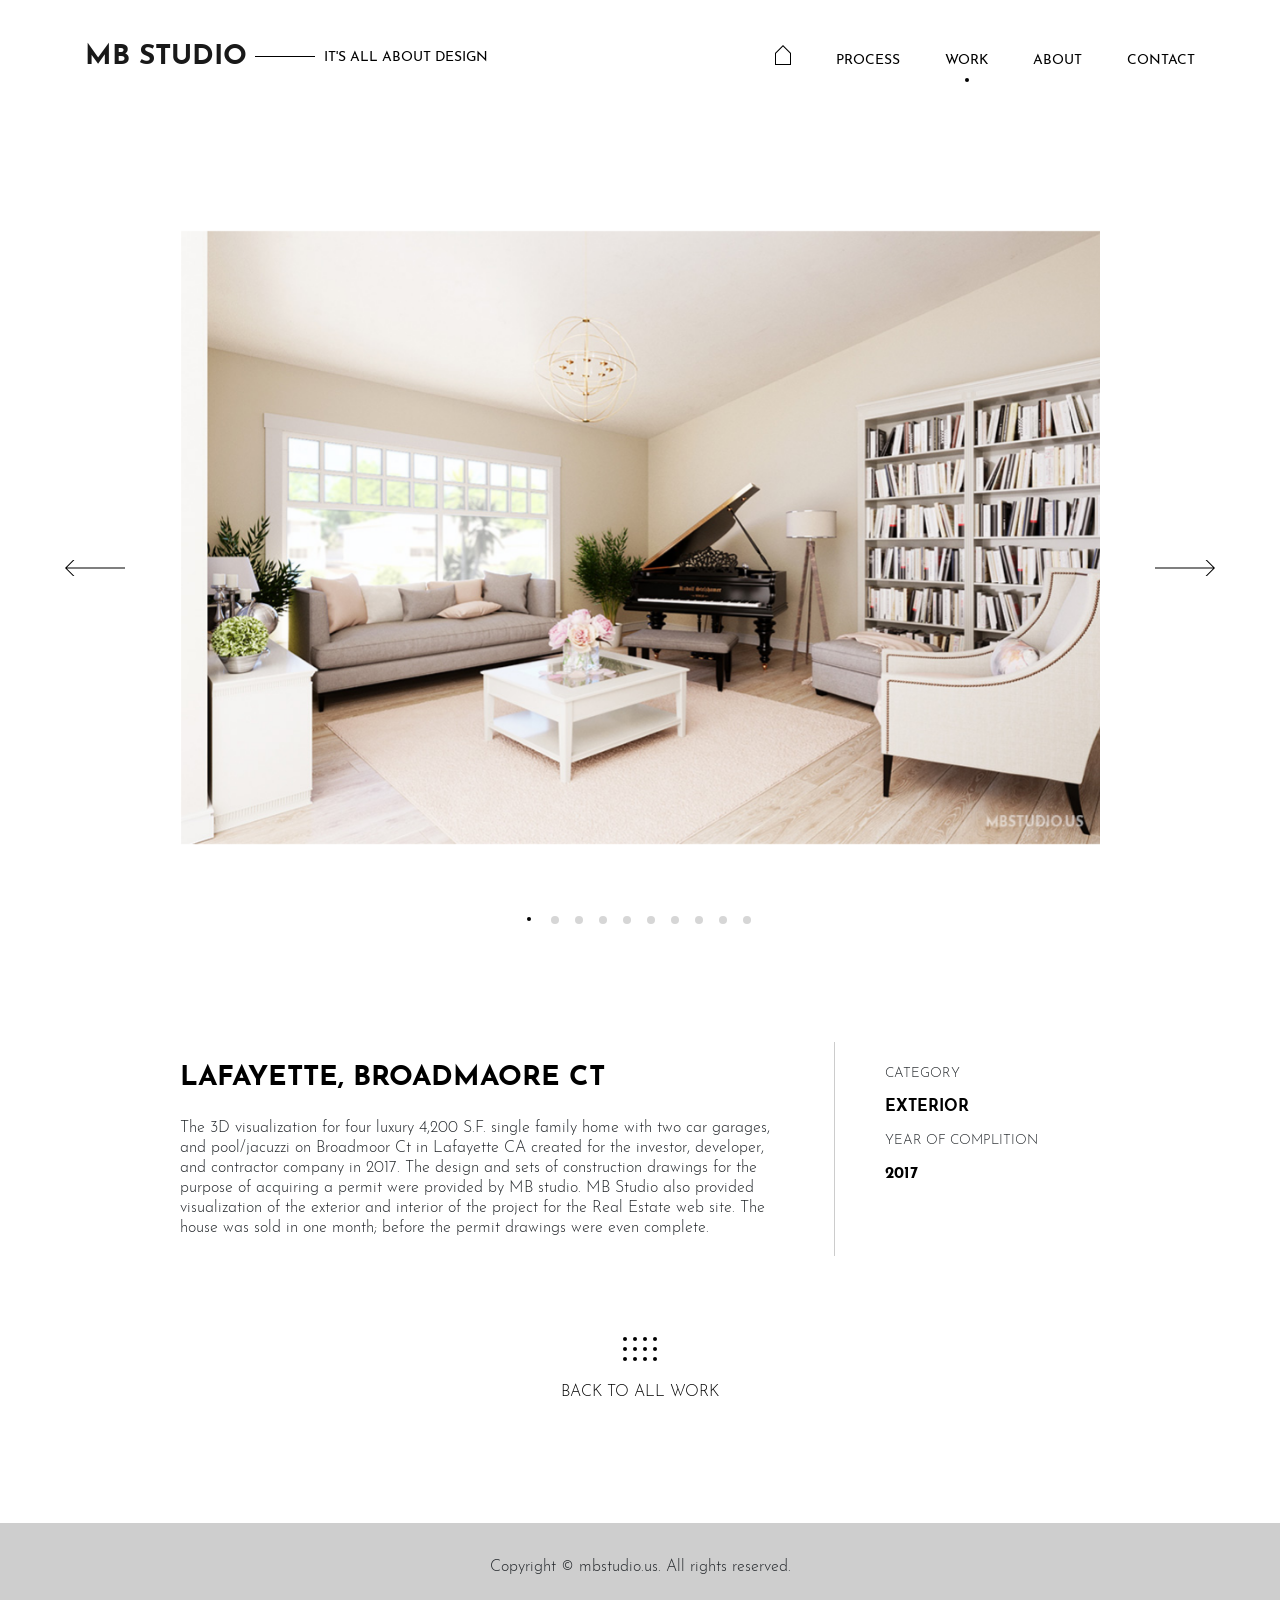
<file: lafayette_interior.html>
<!DOCTYPE html>
<!--
To change this license header, choose License Headers in Project Properties.
To change this template file, choose Tools | Templates
and open the template in the editor.
-->
<html lang="en">
    <head>
        <title>MBstudio</title>
        <meta charset="UTF-8">
        <meta name="viewport" content="width=device-width, initial-scale=1.0">

        <!--iOS compatibile-->
        <meta name="apple-mobile-web-app-capable" content="yes">
        <meta name="apple-mobile-web-app-title" content="MBstudio">
        <link rel="apple-touch-icon" href="putanja do ikonice favicon li neke">        

        <!--Android compatibile-->
        <meta name="mobile-web-app-capable" content="yes">
        <meta name="aplication-name" content="MBstudio">
        <link rel="icon" type="icon/png" href="putanja do ikonice favicon li neke">

        <!--FONTOVI-->
        <!--Awesome-->
        <link rel="stylesheet" href="https://cdnjs.cloudflare.com/ajax/libs/font-awesome/4.7.0/css/font-awesome.min.css">

        <!--bootstrap-->
        <link href="css/bootstrap.css" rel="stylesheet" type="text/css"/>

        <!--external css, like plugins ...-->
        <link href="css/owl.carousel.css" rel="stylesheet" type="text/css"/>

        <!--theme css-->
        <link href="css/theme.css" rel="stylesheet" type="text/css"/>

        <!-- HTML5 shim and Respond.js for IE8 support of HTML5 elements and media queries -->
        <!-- WARNING: Respond.js doesn't work if you view the page via file:// -->
        <!--[if lt IE 9]>
          <script src="https://oss.maxcdn.com/html5shiv/3.7.3/html5shiv.min.js"></script>
          <script src="https://oss.maxcdn.com/respond/1.4.2/respond.min.js"></script>
        <![endif]-->

    </head>
    <body>
        <header>
            <div class="container">
                <nav class="navbar navbar-expand-lg navbar-light p-0">
                    <h1>
                        <a class="navbar-brand text-uppercase" href="index.html">mb studio</a>
                        <a href="index.html" class="text-uppercase navbar-brand-info d-none d-md-inline-block">it's all about design</a>
                    </h1>
                    <button class="navbar-toggler" type="button" data-toggle="collapse" data-target="#main-menu" aria-controls="main-menu" aria-expanded="false" aria-label="Toggle navigation">
                        <span class="navbar-toggler-icon"></span>
                    </button>

                    <div class="collapse navbar-collapse" id="main-menu">
                        <ul class="navbar-nav ml-auto text-uppercase">
                            <li class="nav-item active">
                                <a class="nav-link" href="index.html"><img class="home" src="img/icon_home-01.svg"></a>
                            </li>
                            <li class="nav-item">
                                <a class="nav-link" href="process.html">process</a>
                            </li>
                            <li class="nav-item">
                                <a class="nav-link active" href="work.html">work</a>
                            </li>
                            <li class="nav-item">
                                <a class="nav-link" href="about.html">about</a>
                            </li>
                            <li class="nav-item">
                                <a class="nav-link" href="contact.html">contact</a>
                            </li>
                        </ul>
                    </div>
                </nav>
            </div>
        </header>
        <main>
            <section class="single-work">
                <div class="container">
                    <div class="row justify-content-center">
                        <div class="col-12 col-md-10">
                            <div class="single-work-gallery owl-carousel">
                                <img src="img/lafayette_interior/mbstudio-lafayette-img-5.jpg" alt=""/>
                                <img src="img/lafayette_interior/mbstudio-lafayette-img-6.jpg" alt=""/>
                                <img src="img/lafayette_interior/mbstudio-lafayette-img-7.jpg" alt=""/>
                                <img src="img/lafayette_interior/mbstudio-lafayette-img-8.jpg" alt=""/>
                                <img src="img/lafayette_interior/mbstudio-lafayette-img-9.jpg" alt=""/>
                                <img src="img/lafayette_interior/mbstudio-lafayette-img-10.jpg" alt=""/>
                                <img src="img/lafayette_interior/mbstudio-lafayette-img-11.jpg" alt=""/>
                                <img src="img/lafayette_interior/mbstudio-lafayette-img-12.jpg" alt=""/>
                                <img src="img/lafayette_interior/mbstudio-lafayette-img-13.jpg" alt=""/>
                                <img src="img/lafayette_interior/mbstudio-lafayette-img-14.jpg" alt=""/>
                            </div>
                        </div>
                        <div class="col-12 col-lg-7">
                            <div class="single-work-item">
                                <h3 class="text-uppercase">lafayette, broadmaore ct</h3>
                                <p>
                                    The 3D visualization for four luxury 4,200 S.F. single family home with two car garages, and pool/jacuzzi
                                    on Broadmoor Ct in Lafayette CA created for the investor, developer, and contractor company in 2017.
                                    The design and sets of construction drawings for the purpose of acquiring a permit were provided by MB
                                    studio. MB Studio also provided visualization of the exterior and interior of the project for the Real Estate
                                    web site. The house was sold in one month; before the permit drawings were even complete.
                                </p>
                            </div>
                        </div>
                        <div class="col-12 col-lg-3">
                            <div class="single-work-info">
                                <div class="category">
                                    <p>category</p>
                                    <h6>exterior</h6>
                                </div>
                                <div class="year">
                                    <p>year of complition</p>
                                    <h6>2017</h6>
                                </div>
                            </div>
                        </div>
                        <div class="col-12">
                            <div class="single-work-back">
                                <a href="work.html">
                                        <svg id="Layer_1" class="back" data-name="Layer 1" xmlns="http://www.w3.org/2000/svg" viewBox="0 0 34 24">
                                            <title>icon_back_to_list</title>
                                            <circle cx="2" cy="2" r="2"/><circle cx="12" cy="2" r="2"/><circle cx="22" cy="2" r="2"/><circle cx="32" cy="2" r="2"/><circle cx="2" cy="22" r="2"/><circle cx="12" cy="22" r="2"/><circle cx="22" cy="22" r="2"/><circle cx="32" cy="22" r="2"/><circle cx="2" cy="12" r="2"/><circle cx="12" cy="12" r="2"/><circle cx="22" cy="12" r="2"/><circle cx="32" cy="12" r="2"/>
                                        </svg>
                                    <p>back to all work</p>
                                </a>
                            </div>
                        </div>
                    </div>
                </div>
            </section>
        </main>
        <footer>
            <div class="copyright">
                <p>
                    Copyright © mbstudio.us. All rights reserved. 
                </p>
            </div>
        </footer>
        <!--SCRIPTS goes here-->
        <!--First jquery, then popper and finaly bootstrap-->
        <script src="js/jquery.min.js" type="text/javascript"></script>
        <script src="js/popper.js" type="text/javascript"></script>
        <script src="js/bootstrap.min.js" type="text/javascript"></script>

        <script src="js/owl.carousel.js" type="text/javascript"></script>
        <script src="js/TweenMax.min.js" type="text/javascript"></script>
        <!--All page js-->
        <script src="js/main.js" type="text/javascript"></script>
    </body>
</html>
</file>
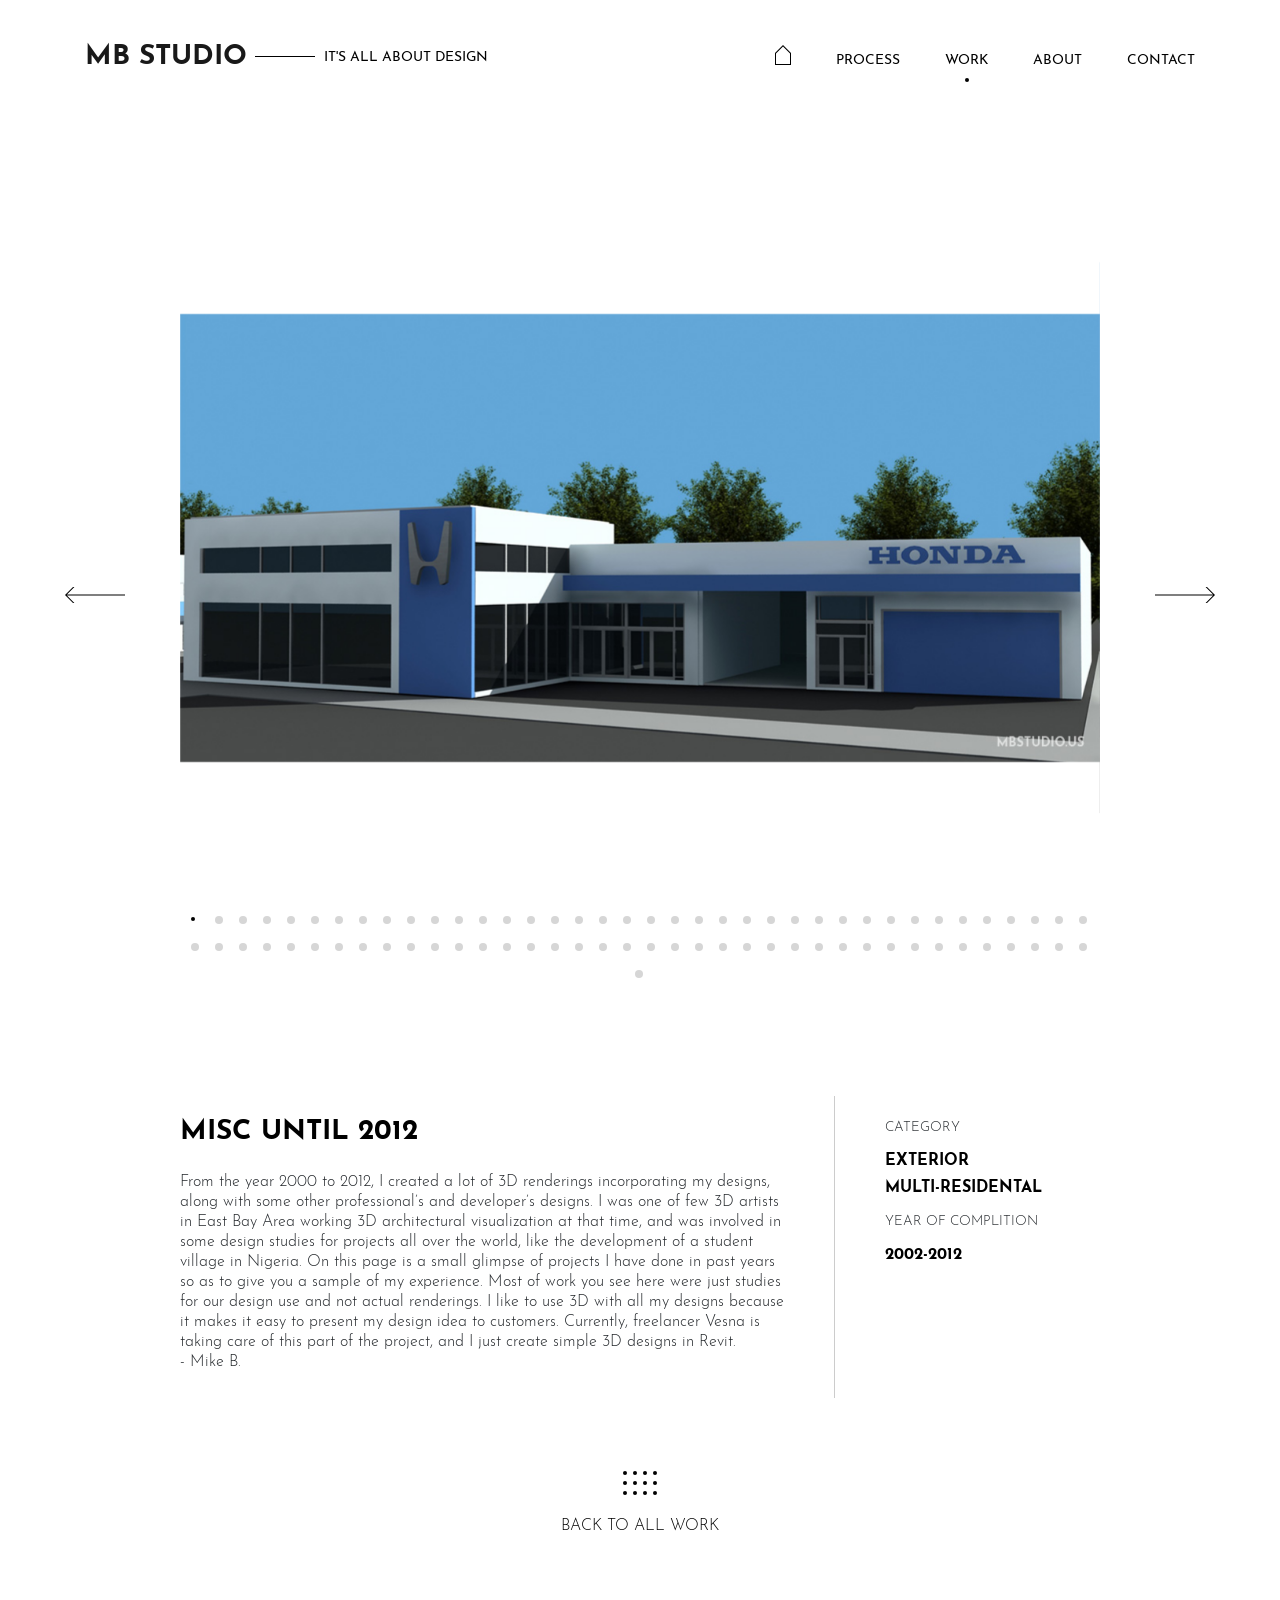
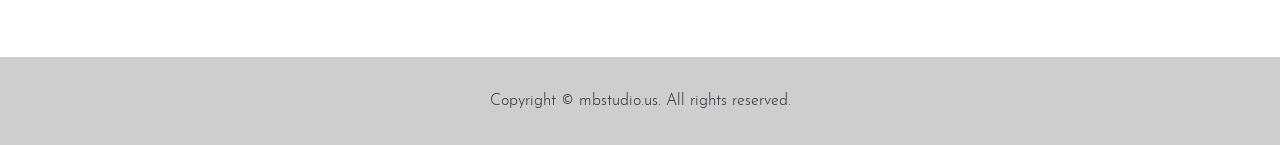
<file: misc_until_2012.html>
<!DOCTYPE html>
<!--
To change this license header, choose License Headers in Project Properties.
To change this template file, choose Tools | Templates
and open the template in the editor.
-->
<html lang="en">
    <head>
        <title>MBstudio</title>
        <meta charset="UTF-8">
        <meta name="viewport" content="width=device-width, initial-scale=1.0">

        <!--iOS compatibile-->
        <meta name="apple-mobile-web-app-capable" content="yes">
        <meta name="apple-mobile-web-app-title" content="MBstudio">
        <link rel="apple-touch-icon" href="putanja do ikonice favicon li neke">        

        <!--Android compatibile-->
        <meta name="mobile-web-app-capable" content="yes">
        <meta name="aplication-name" content="MBstudio">
        <link rel="icon" type="icon/png" href="putanja do ikonice favicon li neke">

        <!--FONTOVI-->
        <!--Awesome-->
        <link rel="stylesheet" href="https://cdnjs.cloudflare.com/ajax/libs/font-awesome/4.7.0/css/font-awesome.min.css">

        <!--bootstrap-->
        <link href="css/bootstrap.css" rel="stylesheet" type="text/css"/>

        <!--external css, like plugins ...-->
        <link href="css/owl.carousel.css" rel="stylesheet" type="text/css"/>

        <!--theme css-->
        <link href="css/theme.css" rel="stylesheet" type="text/css"/>

        <!-- HTML5 shim and Respond.js for IE8 support of HTML5 elements and media queries -->
        <!-- WARNING: Respond.js doesn't work if you view the page via file:// -->
        <!--[if lt IE 9]>
          <script src="https://oss.maxcdn.com/html5shiv/3.7.3/html5shiv.min.js"></script>
          <script src="https://oss.maxcdn.com/respond/1.4.2/respond.min.js"></script>
        <![endif]-->

    </head>
    <body>
        <header>
            <div class="container">
                <nav class="navbar navbar-expand-lg navbar-light p-0">
                    <h1>
                        <a class="navbar-brand text-uppercase" href="index.html">mb studio</a>
                        <a href="index.html" class="text-uppercase navbar-brand-info d-none d-md-inline-block">it's all about design</a>
                    </h1>
                    <button class="navbar-toggler" type="button" data-toggle="collapse" data-target="#main-menu" aria-controls="main-menu" aria-expanded="false" aria-label="Toggle navigation">
                        <span class="navbar-toggler-icon"></span>
                    </button>

                    <div class="collapse navbar-collapse" id="main-menu">
                        <ul class="navbar-nav ml-auto text-uppercase">
                            <li class="nav-item active">
                                <a class="nav-link" href="index.html"><img class="home" src="img/icon_home-01.svg"></a>
                            </li>
                            <li class="nav-item">
                                <a class="nav-link" href="process.html">process</a>
                            </li>
                            <li class="nav-item">
                                <a class="nav-link active" href="work.html">work</a>
                            </li>
                            <li class="nav-item">
                                <a class="nav-link" href="about.html">about</a>
                            </li>
                            <li class="nav-item">
                                <a class="nav-link" href="contact.html">contact</a>
                            </li>
                        </ul>
                    </div>
                </nav>
            </div>
        </header>
        <main>
            <section class="single-work">
                <div class="container">
                    <div class="row justify-content-center">
                        <div class="col-12 col-md-10">
                            <div class="single-work-gallery owl-carousel">
                               <img src="img/misc_until_2012/mbstudio-misc-img-1.jpg" alt="">
                               <img src="img/misc_until_2012/mbstudio-misc-img-2.jpg" alt="">
                               <img src="img/misc_until_2012/mbstudio-misc-img-3.jpg" alt="">
                               <img src="img/misc_until_2012/mbstudio-misc-img-4.jpg" alt="">
                               <img src="img/misc_until_2012/mbstudio-misc-img-5.jpg" alt="">
                               <img src="img/misc_until_2012/mbstudio-misc-img-6.jpg" alt="">
                               <img src="img/misc_until_2012/mbstudio-misc-img-7.jpg" alt="">
                               <img src="img/misc_until_2012/mbstudio-misc-img-8.jpg" alt="">
                               <img src="img/misc_until_2012/mbstudio-misc-img-9.jpg" alt="">
                               <img src="img/misc_until_2012/mbstudio-misc-img-10.jpg" alt="">
                               <img src="img/misc_until_2012/mbstudio-misc-img-11.jpg" alt="">
                               <img src="img/misc_until_2012/mbstudio-misc-img-12.jpg" alt="">
                               <img src="img/misc_until_2012/mbstudio-misc-img-13.jpg" alt="">
                               <img src="img/misc_until_2012/mbstudio-misc-img-14.jpg" alt="">
                               <img src="img/misc_until_2012/mbstudio-misc-img-15.jpg" alt="">
                               <img src="img/misc_until_2012/mbstudio-misc-img-16.jpg" alt="">
                               <img src="img/misc_until_2012/mbstudio-misc-img-17.jpg" alt="">
                               <img src="img/misc_until_2012/mbstudio-misc-img-18.jpg" alt="">
                               <img src="img/misc_until_2012/mbstudio-misc-img-19.jpg" alt="">
                               <img src="img/misc_until_2012/mbstudio-misc-img-20.jpg" alt="">
                               <img src="img/misc_until_2012/mbstudio-misc-img-21.jpg" alt="">
                               <img src="img/misc_until_2012/mbstudio-misc-img-22.jpg" alt="">
                               <img src="img/misc_until_2012/mbstudio-misc-img-23.jpg" alt="">
                               <img src="img/misc_until_2012/mbstudio-misc-img-24.jpg" alt="">
                               <img src="img/misc_until_2012/mbstudio-misc-img-25.jpg" alt="">
                               <img src="img/misc_until_2012/mbstudio-misc-img-26.jpg" alt="">
                               <img src="img/misc_until_2012/mbstudio-misc-img-27.jpg" alt="">
                               <img src="img/misc_until_2012/mbstudio-misc-img-28.jpg" alt="">
                               <img src="img/misc_until_2012/mbstudio-misc-img-29.jpg" alt="">
                               <img src="img/misc_until_2012/mbstudio-misc-img-30.jpg" alt="">
                               <img src="img/misc_until_2012/mbstudio-misc-img-31.jpg" alt="">
                               <img src="img/misc_until_2012/mbstudio-misc-img-32.jpg" alt="">
                               <img src="img/misc_until_2012/mbstudio-misc-img-33.jpg" alt="">
                               <img src="img/misc_until_2012/mbstudio-misc-img-34.jpg" alt="">
                               <img src="img/misc_until_2012/mbstudio-misc-img-35.jpg" alt="">
                               <img src="img/misc_until_2012/mbstudio-misc-img-36.jpg" alt="">
                               <img src="img/misc_until_2012/mbstudio-misc-img-37.jpg" alt="">
                               <img src="img/misc_until_2012/mbstudio-misc-img-38.jpg" alt="">
                               <img src="img/misc_until_2012/mbstudio-misc-img-39.jpg" alt="">
                               <img src="img/misc_until_2012/mbstudio-misc-img-40.jpg" alt="">
                               <img src="img/misc_until_2012/mbstudio-misc-img-41.jpg" alt="">
                               <img src="img/misc_until_2012/mbstudio-misc-img-42.jpg" alt="">
                               <img src="img/misc_until_2012/mbstudio-misc-img-43.jpg" alt="">
                               <img src="img/misc_until_2012/mbstudio-misc-img-44.jpg" alt="">
                               <img src="img/misc_until_2012/mbstudio-misc-img-45.jpg" alt="">
                               <img src="img/misc_until_2012/mbstudio-misc-img-46.jpg" alt="">
                               <img src="img/misc_until_2012/mbstudio-misc-img-47.jpg" alt="">
                               <img src="img/misc_until_2012/mbstudio-misc-img-48.jpg" alt="">
                               <img src="img/misc_until_2012/mbstudio-misc-img-49.jpg" alt="">
                               <img src="img/misc_until_2012/mbstudio-misc-img-50.jpg" alt="">
                               <img src="img/misc_until_2012/mbstudio-misc-img-51.jpg" alt="">
                               <img src="img/misc_until_2012/mbstudio-misc-img-52.jpg" alt="">
                               <img src="img/misc_until_2012/mbstudio-misc-img-53.jpg" alt="">
                               <img src="img/misc_until_2012/mbstudio-misc-img-54.jpg" alt="">
                               <img src="img/misc_until_2012/mbstudio-misc-img-55.jpg" alt="">
                               <img src="img/misc_until_2012/mbstudio-misc-img-56.jpg" alt="">
                               <img src="img/misc_until_2012/mbstudio-misc-img-57.jpg" alt="">
                               <img src="img/misc_until_2012/mbstudio-misc-img-58.jpg" alt="">
                               <img src="img/misc_until_2012/mbstudio-misc-img-59.jpg" alt="">
                               <img src="img/misc_until_2012/mbstudio-misc-img-60.jpg" alt="">
                               <img src="img/misc_until_2012/mbstudio-misc-img-61.jpg" alt="">
                               <img src="img/misc_until_2012/mbstudio-misc-img-62.jpg" alt="">
                               <img src="img/misc_until_2012/mbstudio-misc-img-63.jpg" alt="">
                               <img src="img/misc_until_2012/mbstudio-misc-img-64.jpg" alt="">
                               <img src="img/misc_until_2012/mbstudio-misc-img-65.jpg" alt="">
                               <img src="img/misc_until_2012/mbstudio-misc-img-66.jpg" alt="">
                               <img src="img/misc_until_2012/mbstudio-misc-img-67.jpg" alt="">
                               <img src="img/misc_until_2012/mbstudio-misc-img-68.jpg" alt="">
                               <img src="img/misc_until_2012/mbstudio-misc-img-69.jpg" alt="">
                               <img src="img/misc_until_2012/mbstudio-misc-img-70.jpg" alt="">
                               <img src="img/misc_until_2012/mbstudio-misc-img-71.jpg" alt="">
                               <img src="img/misc_until_2012/mbstudio-misc-img-72.jpg" alt="">
                               <img src="img/misc_until_2012/mbstudio-misc-img-73.jpg" alt="">
                               <img src="img/misc_until_2012/mbstudio-misc-img-74.jpg" alt="">
                               <img src="img/misc_until_2012/mbstudio-misc-img-75.jpg" alt="">
                               <img src="img/misc_until_2012/mbstudio-misc-img-76.jpg" alt="">
                               <img src="img/misc_until_2012/mbstudio-misc-img-77.jpg" alt="">
                            </div>
                        </div>
                        <div class="col-12 col-md-7">
                            <div class="single-work-item">
                                <h3 class="text-uppercase">Misc until 2012</h3>
                                <p>
                                        From the year 2000 to 2012, I created a lot of 3D renderings incorporating my designs, along with some
                                        other professional’s and developer’s designs. I was one of few 3D artists in East Bay Area working 3D
                                        architectural visualization at that time, and was involved in some design studies for projects all over the
                                        world, like the development of a student village in Nigeria. On this page is a small glimpse of projects I
                                        have done in past years so as to give you a sample of my experience. Most of work you see here were
                                        just studies for our design use and not actual renderings. I like to use 3D with all my designs because it
                                        makes it easy to present my design idea to customers. Currently, freelancer Vesna is taking care of this
                                        part of the project, and I just create simple 3D designs in Revit. <br>
                                        - Mike B.
                                </p>
                            </div>
                        </div>
                        <div class="col-12 col-lg-3">
                            <div class="single-work-info">
                                <div class="category">
                                    <p>category</p>
                                    <h6>exterior</h6>
                                    <h6>multi-residental</h6>
                                </div>
                                <div class="year">
                                    <p>year of complition</p>
                                    <h6>2002-2012</h6>
                                </div>
                            </div>
                        </div>
                        <div class="col-12">
                            <div class="single-work-back">
                                <a href="work.html">
                                        <svg id="Layer_1" class="back" data-name="Layer 1" xmlns="http://www.w3.org/2000/svg" viewBox="0 0 34 24">
                                            <title>icon_back_to_list</title>
                                            <circle cx="2" cy="2" r="2"/><circle cx="12" cy="2" r="2"/><circle cx="22" cy="2" r="2"/><circle cx="32" cy="2" r="2"/><circle cx="2" cy="22" r="2"/><circle cx="12" cy="22" r="2"/><circle cx="22" cy="22" r="2"/><circle cx="32" cy="22" r="2"/><circle cx="2" cy="12" r="2"/><circle cx="12" cy="12" r="2"/><circle cx="22" cy="12" r="2"/><circle cx="32" cy="12" r="2"/>
                                        </svg>
                                    <p>back to all work</p>
                                </a>
                            </div>
                        </div>
                    </div>
                </div>
            </section>
        </main>
        <footer>
            <div class="copyright">
                <p>
                    Copyright © mbstudio.us. All rights reserved. 
                </p>
            </div>
        </footer>
        <!--SCRIPTS goes here-->
        <!--First jquery, then popper and finaly bootstrap-->
        <script src="js/jquery.min.js" type="text/javascript"></script>
        <script src="js/popper.js" type="text/javascript"></script>
        <script src="js/bootstrap.min.js" type="text/javascript"></script>

        <script src="js/owl.carousel.js" type="text/javascript"></script>
        <script src="js/TweenMax.min.js" type="text/javascript"></script>
        <!--All page js-->
        <script src="js/main.js" type="text/javascript"></script>
    </body>
</html>
</file>
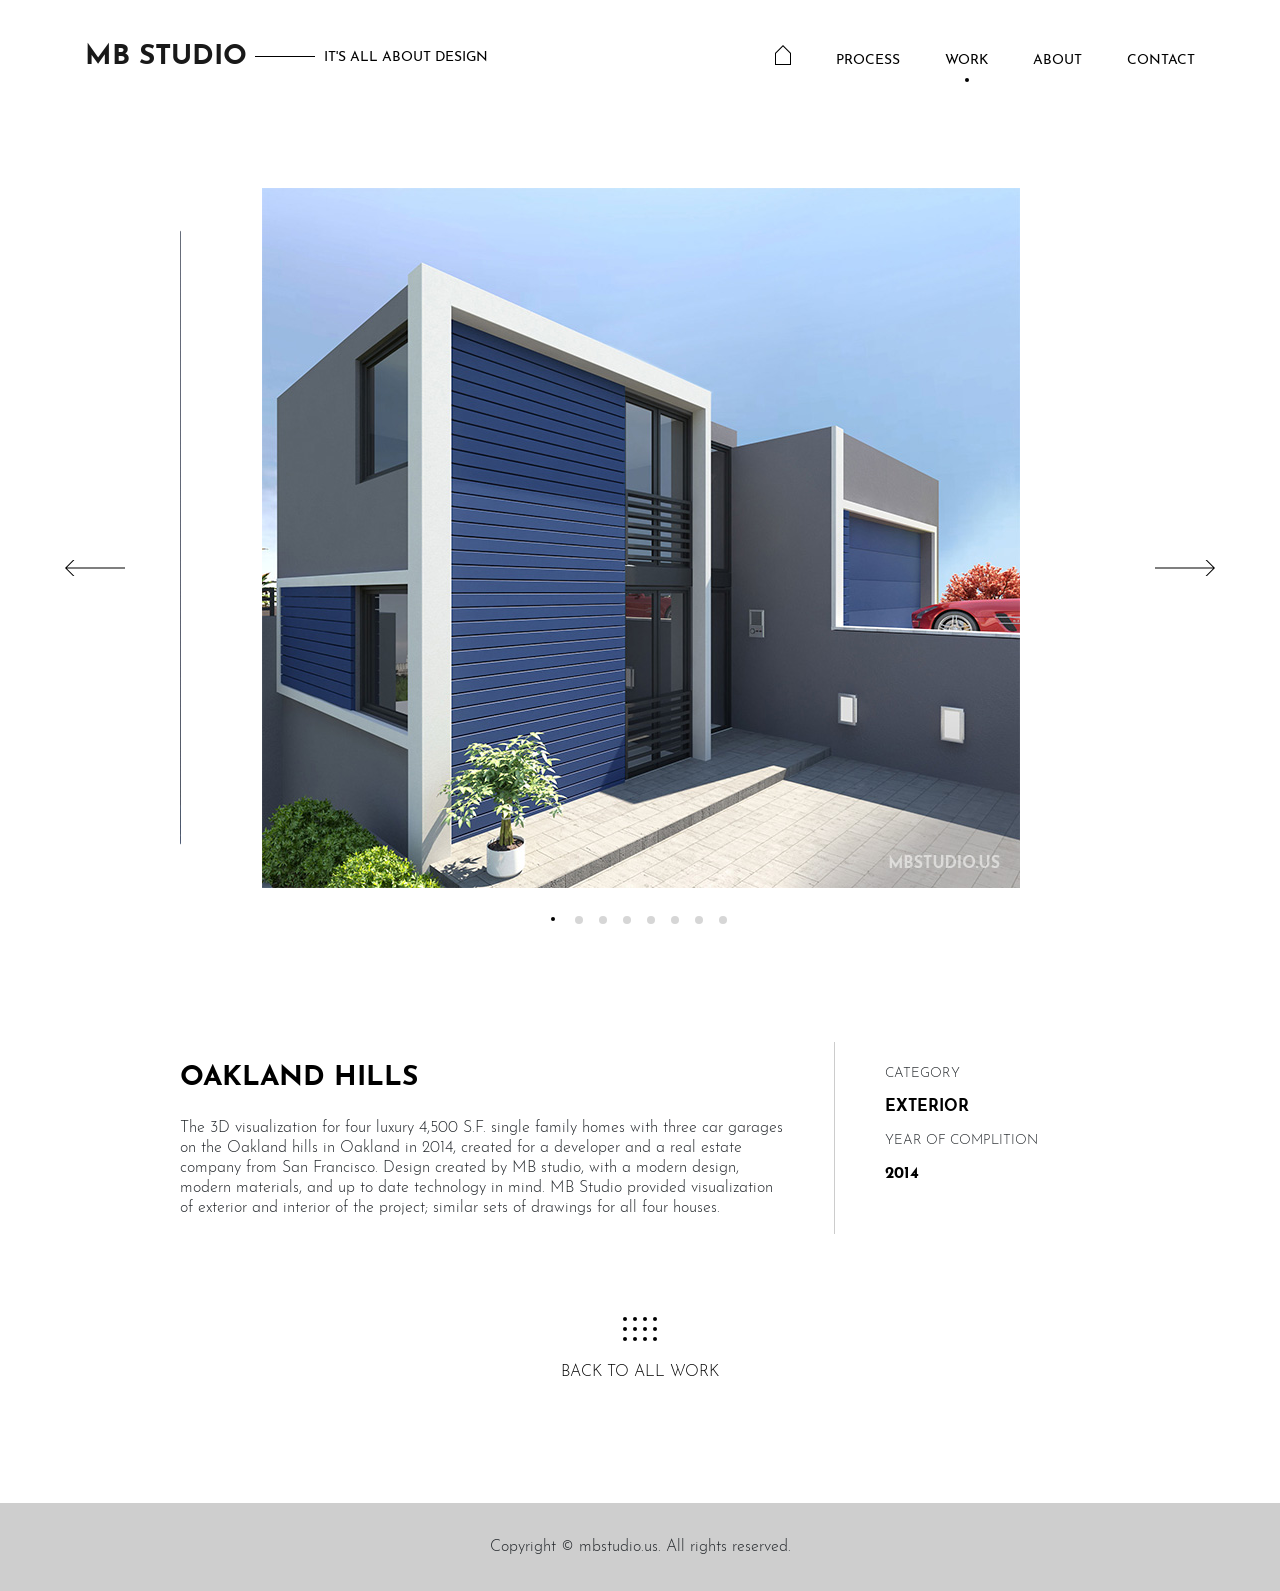
<file: oakland_hills_exterior.html>
<!DOCTYPE html>
<!--
To change this license header, choose License Headers in Project Properties.
To change this template file, choose Tools | Templates
and open the template in the editor.
-->
<html lang="en">
    <head>
        <title>MBstudio</title>
        <meta charset="UTF-8">
        <meta name="viewport" content="width=device-width, initial-scale=1.0">

        <!--iOS compatibile-->
        <meta name="apple-mobile-web-app-capable" content="yes">
        <meta name="apple-mobile-web-app-title" content="MBstudio">
        <link rel="apple-touch-icon" href="putanja do ikonice favicon li neke">        

        <!--Android compatibile-->
        <meta name="mobile-web-app-capable" content="yes">
        <meta name="aplication-name" content="MBstudio">
        <link rel="icon" type="icon/png" href="putanja do ikonice favicon li neke">

        <!--FONTOVI-->
        <!--Awesome-->
        <link rel="stylesheet" href="https://cdnjs.cloudflare.com/ajax/libs/font-awesome/4.7.0/css/font-awesome.min.css">

        <!--bootstrap-->
        <link href="css/bootstrap.css" rel="stylesheet" type="text/css"/>

        <!--external css, like plugins ...-->
        <link href="css/owl.carousel.css" rel="stylesheet" type="text/css"/>

        <!--theme css-->
        <link href="css/theme.css" rel="stylesheet" type="text/css"/>

        <!-- HTML5 shim and Respond.js for IE8 support of HTML5 elements and media queries -->
        <!-- WARNING: Respond.js doesn't work if you view the page via file:// -->
        <!--[if lt IE 9]>
          <script src="https://oss.maxcdn.com/html5shiv/3.7.3/html5shiv.min.js"></script>
          <script src="https://oss.maxcdn.com/respond/1.4.2/respond.min.js"></script>
        <![endif]-->

    </head>
    <body>
        <header>
            <div class="container">
                <nav class="navbar navbar-expand-lg navbar-light p-0">
                    <h1>
                        <a class="navbar-brand text-uppercase" href="index.html">mb studio</a>
                        <a href="index.html" class="text-uppercase navbar-brand-info d-none d-md-inline-block">it's all about design</a>
                    </h1>
                    <button class="navbar-toggler" type="button" data-toggle="collapse" data-target="#main-menu" aria-controls="main-menu" aria-expanded="false" aria-label="Toggle navigation">
                        <span class="navbar-toggler-icon"></span>
                    </button>

                    <div class="collapse navbar-collapse" id="main-menu">
                        <ul class="navbar-nav ml-auto text-uppercase">
                            <li class="nav-item active">
                                <a class="nav-link" href="index.html"><img class="home" src="img/icon_home-01.svg"></a>
                            </li>
                            <li class="nav-item">
                                <a class="nav-link" href="process.html">process</a>
                            </li>
                            <li class="nav-item">
                                <a class="nav-link active" href="work.html">work</a>
                            </li>
                            <li class="nav-item">
                                <a class="nav-link" href="about.html">about</a>
                            </li>
                            <li class="nav-item">
                                <a class="nav-link" href="contact.html">contact</a>
                            </li>
                        </ul>
                    </div>
                </nav>
            </div>
        </header>
        <main>
            <section class="single-work">
                <div class="container">
                    <div class="row justify-content-center">
                        <div class="col-12 col-md-10">
                            <div class="single-work-gallery owl-carousel">
                                <img src="img/oakland_hills_exterior/mbstudio-oakland-hills-img-1.jpg" alt=""/>
                                <img src="img/oakland_hills_exterior/mbstudio-oakland-hills-img-2.jpg" alt=""/>
                                <img src="img/oakland_hills_exterior/mbstudio-oakland-hills-img-3.jpg" alt=""/>
                                <img src="img/oakland_hills_exterior/mbstudio-oakland-hills-img-4.jpg" alt=""/>
                                <img src="img/oakland_hills_exterior/mbstudio-oakland-hills-img-5.jpg" alt=""/>
                                <img src="img/oakland_hills_exterior/mbstudio-oakland-hills-img-6.jpg" alt=""/>
                                <img src="img/oakland_hills_exterior/mbstudio-oakland-hills-img-7.jpg" alt=""/>
                                <img src="img/oakland_hills_exterior/mbstudio-oakland-hills-img-8.jpg" alt=""/>
                            </div>
                        </div>
                        <div class="col-12 col-md-7">
                            <div class="single-work-item">
                                <h3 class="text-uppercase">oakland hills</h3>
                                <p>
                                    The 3D visualization for four luxury 4,500 S.F. single family homes with three car garages on the
                                    Oakland hills in Oakland in 2014, created for a developer and a real estate company from San
                                    Francisco. Design created by MB studio, with a modern design, modern materials, and up to date
                                    technology in mind. MB Studio provided visualization of exterior and interior of the project; similar sets of
                                    drawings for all four houses.
                                </p>
                            </div>
                        </div>
                        <div class="col-12 col-lg-3">
                            <div class="single-work-info">
                                <div class="category">
                                    <p>category</p>
                                    <h6>exterior</h6>
                                </div>
                                <div class="year">
                                    <p>year of complition</p>
                                    <h6>2014</h6>
                                </div>
                            </div>
                        </div>
                        <div class="col-12">
                            <div class="single-work-back">
                                <a href="work.html">
                                        <svg id="Layer_1" class="back" data-name="Layer 1" xmlns="http://www.w3.org/2000/svg" viewBox="0 0 34 24">
                                            <title>icon_back_to_list</title>
                                            <circle cx="2" cy="2" r="2"/><circle cx="12" cy="2" r="2"/><circle cx="22" cy="2" r="2"/><circle cx="32" cy="2" r="2"/><circle cx="2" cy="22" r="2"/><circle cx="12" cy="22" r="2"/><circle cx="22" cy="22" r="2"/><circle cx="32" cy="22" r="2"/><circle cx="2" cy="12" r="2"/><circle cx="12" cy="12" r="2"/><circle cx="22" cy="12" r="2"/><circle cx="32" cy="12" r="2"/>
                                        </svg>
                                    <p>back to all work</p>
                                </a>
                            </div>
                        </div>
                    </div>
                </div>
            </section>
        </main>
        <footer>
            <div class="copyright">
                <p>
                    Copyright © mbstudio.us. All rights reserved. 
                </p>
            </div>
        </footer>
        <!--SCRIPTS goes here-->
        <!--First jquery, then popper and finaly bootstrap-->
        <script src="js/jquery.min.js" type="text/javascript"></script>
        <script src="js/popper.js" type="text/javascript"></script>
        <script src="js/bootstrap.min.js" type="text/javascript"></script>

        <script src="js/owl.carousel.js" type="text/javascript"></script>
        <script src="js/TweenMax.min.js" type="text/javascript"></script>
        <!--All page js-->
        <script src="js/main.js" type="text/javascript"></script>
    </body>
</html>
</file>
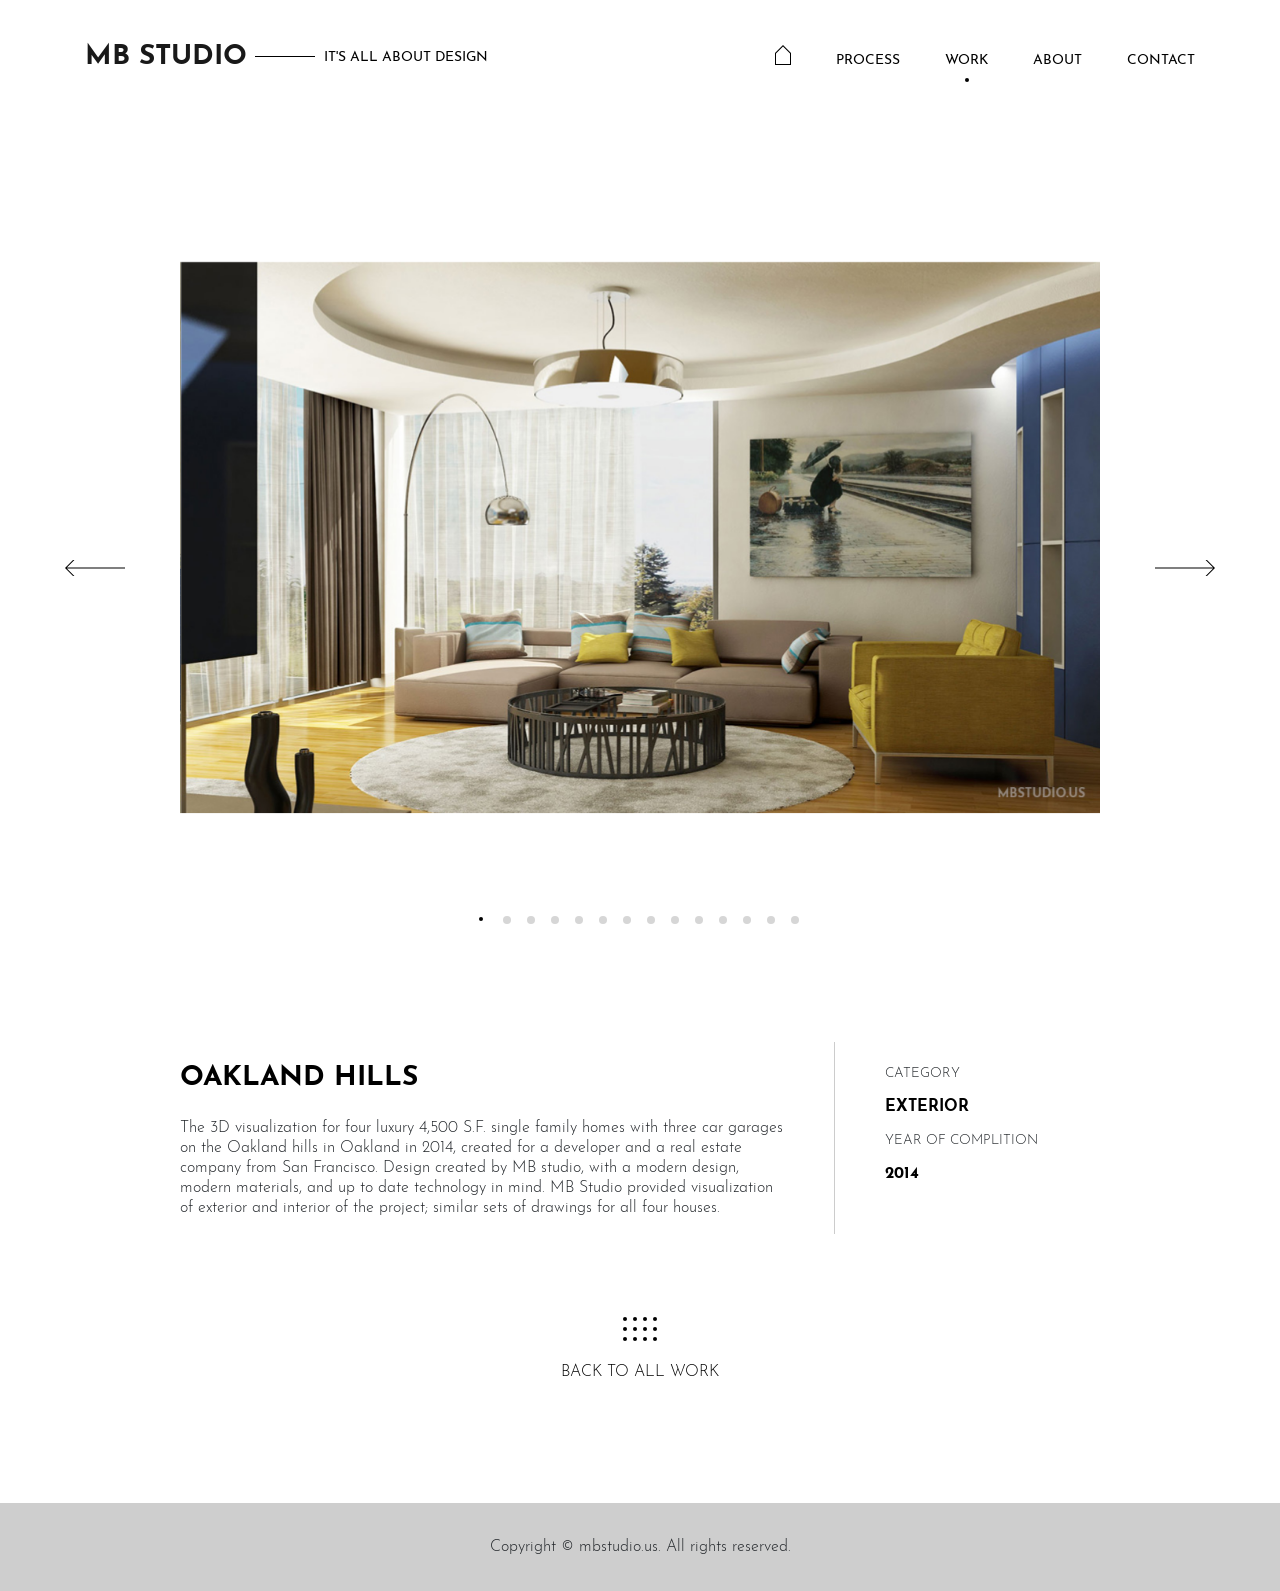
<file: oakland_hills_interior.html>
<!DOCTYPE html>
<!--
To change this license header, choose License Headers in Project Properties.
To change this template file, choose Tools | Templates
and open the template in the editor.
-->
<html lang="en">
    <head>
        <title>MBstudio</title>
        <meta charset="UTF-8">
        <meta name="viewport" content="width=device-width, initial-scale=1.0">

        <!--iOS compatibile-->
        <meta name="apple-mobile-web-app-capable" content="yes">
        <meta name="apple-mobile-web-app-title" content="MBstudio">
        <link rel="apple-touch-icon" href="putanja do ikonice favicon li neke">        

        <!--Android compatibile-->
        <meta name="mobile-web-app-capable" content="yes">
        <meta name="aplication-name" content="MBstudio">
        <link rel="icon" type="icon/png" href="putanja do ikonice favicon li neke">

        <!--FONTOVI-->
        <!--Awesome-->
        <link rel="stylesheet" href="https://cdnjs.cloudflare.com/ajax/libs/font-awesome/4.7.0/css/font-awesome.min.css">

        <!--bootstrap-->
        <link href="css/bootstrap.css" rel="stylesheet" type="text/css"/>

        <!--external css, like plugins ...-->
        <link href="css/owl.carousel.css" rel="stylesheet" type="text/css"/>

        <!--theme css-->
        <link href="css/theme.css" rel="stylesheet" type="text/css"/>

        <!-- HTML5 shim and Respond.js for IE8 support of HTML5 elements and media queries -->
        <!-- WARNING: Respond.js doesn't work if you view the page via file:// -->
        <!--[if lt IE 9]>
          <script src="https://oss.maxcdn.com/html5shiv/3.7.3/html5shiv.min.js"></script>
          <script src="https://oss.maxcdn.com/respond/1.4.2/respond.min.js"></script>
        <![endif]-->

    </head>
    <body>
        <header>
            <div class="container">
                <nav class="navbar navbar-expand-lg navbar-light p-0">
                    <h1>
                        <a class="navbar-brand text-uppercase" href="index.html">mb studio</a>
                        <a href="index.html" class="text-uppercase navbar-brand-info d-none d-md-inline-block">it's all about design</a>
                    </h1>
                    <button class="navbar-toggler" type="button" data-toggle="collapse" data-target="#main-menu" aria-controls="main-menu" aria-expanded="false" aria-label="Toggle navigation">
                        <span class="navbar-toggler-icon"></span>
                    </button>

                    <div class="collapse navbar-collapse" id="main-menu">
                        <ul class="navbar-nav ml-auto text-uppercase">
                            <li class="nav-item active">
                                <a class="nav-link" href="index.html"><img class="home" src="img/icon_home-01.svg"></a>
                            </li>
                            <li class="nav-item">
                                <a class="nav-link" href="process.html">process</a>
                            </li>
                            <li class="nav-item">
                                <a class="nav-link active" href="work.html">work</a>
                            </li>
                            <li class="nav-item">
                                <a class="nav-link" href="about.html">about</a>
                            </li>
                            <li class="nav-item">
                                <a class="nav-link" href="contact.html">contact</a>
                            </li>
                        </ul>
                    </div>
                </nav>
            </div>
        </header>
        <main>
            <section class="single-work">
                <div class="container">
                    <div class="row justify-content-center">
                        <div class="col-12 col-md-10">
                            <div class="single-work-gallery owl-carousel">
                                <img src="img/oakland_hills_interior/mbstudio-oakland-hills-img-9.jpg" alt=""/>
                                <img src="img/oakland_hills_interior/mbstudio-oakland-hills-img-10.jpg" alt=""/>
                                <img src="img/oakland_hills_interior/mbstudio-oakland-hills-img-11.jpg" alt=""/>
                                <img src="img/oakland_hills_interior/mbstudio-oakland-hills-img-12.jpg" alt=""/>
                                <img src="img/oakland_hills_interior/mbstudio-oakland-hills-img-13.jpg" alt=""/>
                                <img src="img/oakland_hills_interior/mbstudio-oakland-hills-img-14.jpg" alt=""/>
                                <img src="img/oakland_hills_interior/mbstudio-oakland-hills-img-15.jpg" alt=""/>
                                <img src="img/oakland_hills_interior/mbstudio-oakland-hills-img-16.jpg" alt=""/>
                                <img src="img/oakland_hills_interior/mbstudio-oakland-hills-img-17.jpg" alt=""/>
                                <img src="img/oakland_hills_interior/mbstudio-oakland-hills-img-18.jpg" alt=""/>
                                <img src="img/oakland_hills_interior/mbstudio-oakland-hills-img-19.jpg" alt=""/>
                                <img src="img/oakland_hills_interior/mbstudio-oakland-hills-img-20.jpg" alt=""/>
                                <img src="img/oakland_hills_interior/mbstudio-oakland-hills-img-21.jpg" alt=""/>
                                <img src="img/oakland_hills_interior/mbstudio-oakland-hills-img-22.jpg" alt=""/>
                            </div>
                        </div>
                        <div class="col-12 col-md-7">
                            <div class="single-work-item">
                                <h3 class="text-uppercase">oakland hills</h3>
                                <p>
                                    The 3D visualization for four luxury 4,500 S.F. single family homes with three car garages on the
                                    Oakland hills in Oakland in 2014, created for a developer and a real estate company from San
                                    Francisco. Design created by MB studio, with a modern design, modern materials, and up to date
                                    technology in mind. MB Studio provided visualization of exterior and interior of the project; similar sets of
                                    drawings for all four houses.
                                </p>
                            </div>
                        </div>
                        <div class="col-12 col-lg-3">
                            <div class="single-work-info">
                                <div class="category">
                                    <p>category</p>
                                    <h6>exterior</h6>
                                </div>
                                <div class="year">
                                    <p>year of complition</p>
                                    <h6>2014</h6>
                                </div>
                            </div>
                        </div>
                        <div class="col-12">
                            <div class="single-work-back">
                                <a href="work.html">
                                        <svg id="Layer_1" class="back" data-name="Layer 1" xmlns="http://www.w3.org/2000/svg" viewBox="0 0 34 24">
                                            <title>icon_back_to_list</title>
                                            <circle cx="2" cy="2" r="2"/><circle cx="12" cy="2" r="2"/><circle cx="22" cy="2" r="2"/><circle cx="32" cy="2" r="2"/><circle cx="2" cy="22" r="2"/><circle cx="12" cy="22" r="2"/><circle cx="22" cy="22" r="2"/><circle cx="32" cy="22" r="2"/><circle cx="2" cy="12" r="2"/><circle cx="12" cy="12" r="2"/><circle cx="22" cy="12" r="2"/><circle cx="32" cy="12" r="2"/>
                                        </svg>
                                    <p>back to all work</p>
                                </a>
                            </div>
                        </div>
                    </div>
                </div>
            </section>
        </main>
        <footer>
            <div class="copyright">
                <p>
                    Copyright © mbstudio.us. All rights reserved. 
                </p>
            </div>
        </footer>
        <!--SCRIPTS goes here-->
        <!--First jquery, then popper and finaly bootstrap-->
        <script src="js/jquery.min.js" type="text/javascript"></script>
        <script src="js/popper.js" type="text/javascript"></script>
        <script src="js/bootstrap.min.js" type="text/javascript"></script>

        <script src="js/owl.carousel.js" type="text/javascript"></script>
        <script src="js/TweenMax.min.js" type="text/javascript"></script>
        <!--All page js-->
        <script src="js/main.js" type="text/javascript"></script>
    </body>
</html>
</file>
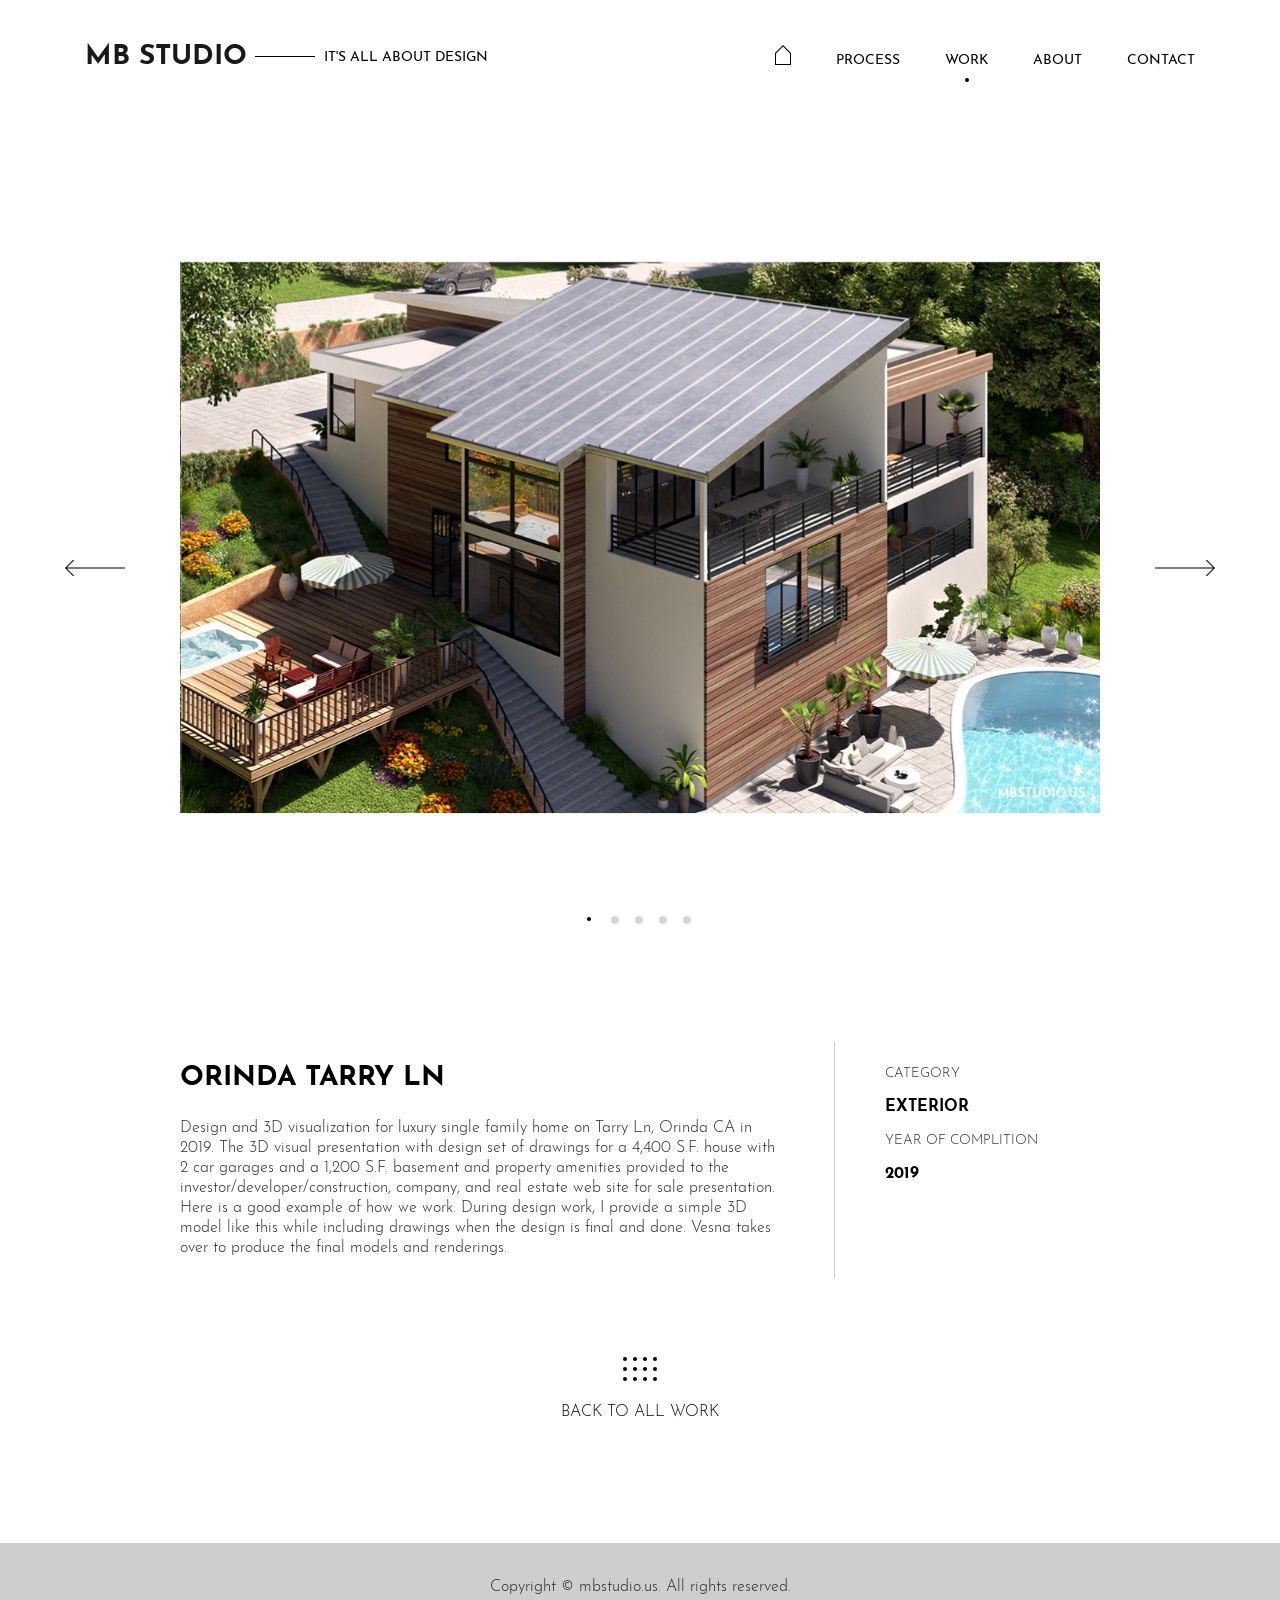
<file: orinda_tarry_ln.html>
<!DOCTYPE html>
<!--
To change this license header, choose License Headers in Project Properties.
To change this template file, choose Tools | Templates
and open the template in the editor.
-->
<html lang="en">
    <head>
        <title>MBstudio</title>
        <meta charset="UTF-8">
        <meta name="viewport" content="width=device-width, initial-scale=1.0">

        <!--iOS compatibile-->
        <meta name="apple-mobile-web-app-capable" content="yes">
        <meta name="apple-mobile-web-app-title" content="MBstudio">
        <link rel="apple-touch-icon" href="putanja do ikonice favicon li neke">        

        <!--Android compatibile-->
        <meta name="mobile-web-app-capable" content="yes">
        <meta name="aplication-name" content="MBstudio">
        <link rel="icon" type="icon/png" href="putanja do ikonice favicon li neke">

        <!--FONTOVI-->
        <!--Awesome-->
        <link rel="stylesheet" href="https://cdnjs.cloudflare.com/ajax/libs/font-awesome/4.7.0/css/font-awesome.min.css">

        <!--bootstrap-->
        <link href="css/bootstrap.css" rel="stylesheet" type="text/css"/>

        <!--external css, like plugins ...-->
        <link href="css/owl.carousel.css" rel="stylesheet" type="text/css"/>

        <!--theme css-->
        <link href="css/theme.css" rel="stylesheet" type="text/css"/>

        <!-- HTML5 shim and Respond.js for IE8 support of HTML5 elements and media queries -->
        <!-- WARNING: Respond.js doesn't work if you view the page via file:// -->
        <!--[if lt IE 9]>
          <script src="https://oss.maxcdn.com/html5shiv/3.7.3/html5shiv.min.js"></script>
          <script src="https://oss.maxcdn.com/respond/1.4.2/respond.min.js"></script>
        <![endif]-->

    </head>
    <body>
        <header>
            <div class="container">
                <nav class="navbar navbar-expand-lg navbar-light p-0">
                    <h1>
                        <a class="navbar-brand text-uppercase" href="index.html">mb studio</a>
                        <a href="index.html" class="text-uppercase navbar-brand-info d-none d-md-inline-block">it's all about design</a>
                    </h1>
                    <button class="navbar-toggler" type="button" data-toggle="collapse" data-target="#main-menu" aria-controls="main-menu" aria-expanded="false" aria-label="Toggle navigation">
                        <span class="navbar-toggler-icon"></span>
                    </button>

                    <div class="collapse navbar-collapse" id="main-menu">
                        <ul class="navbar-nav ml-auto text-uppercase">
                            <li class="nav-item active">
                                <a class="nav-link" href="index.html"><img class="home" src="img/icon_home-01.svg"></a>
                            </li>
                            <li class="nav-item">
                                <a class="nav-link" href="process.html">process</a>
                            </li>
                            <li class="nav-item">
                                <a class="nav-link active" href="work.html">work</a>
                            </li>
                            <li class="nav-item">
                                <a class="nav-link" href="about.html">about</a>
                            </li>
                            <li class="nav-item">
                                <a class="nav-link" href="contact.html">contact</a>
                            </li>
                        </ul>
                    </div>
                </nav>
            </div>
        </header>
        <main>
            <section class="single-work">
                <div class="container">
                    <div class="row justify-content-center">
                        <div class="col-12 col-md-10">
                            <div class="single-work-gallery owl-carousel">
                                <img src="img/orinda_tarry/mbstudio-orinda-tarry-img-1.jpg" alt=""/>
                                <img src="img/orinda_tarry/mbstudio-orinda-tarry-img-2.jpg" alt=""/>
                                <img src="img/orinda_tarry/mbstudio-orinda-tarry-img-3.jpg" alt=""/>
                                <img src="img/orinda_tarry/mbstudio-orinda-tarry-img-4.jpg" alt=""/>
                                <img src="img/orinda_tarry/mbstudio-orinda-tarry-img-5.jpg" alt=""/>
                            </div>
                        </div>
                        <div class="col-12 col-md-7 ">
                            <div class="single-work-item">
                                <h3 class="text-uppercase">orinda tarry ln</h3>
                                <p>
                                    Design and 3D visualization for luxury single family home on Tarry Ln, Orinda CA in 2019. The 3D visual
                                    presentation with design set of drawings for a 4,400 S.F. house with 2 car garages and a 1,200 S.F.
                                    basement and property amenities provided to the investor/developer/construction, company, and real
                                    estate web site for sale presentation. Here is a good example of how we work. During design work, I
                                    provide a simple 3D model like this while including drawings when the design is final and done. Vesna
                                    takes over to produce the final models and renderings.
                                </p>
                            </div>
                        </div>
                        <div class="col-12 col-lg-3">
                            <div class="single-work-info">
                                <div class="category">
                                    <p>category</p>
                                    <h6>exterior</h6>
                                </div>
                                <div class="year">
                                    <p>year of complition</p>
                                    <h6>2019</h6>
                                </div>
                            </div>
                        </div>
                        <div class="col-12">
                            <div class="single-work-back">
                                <a href="work.html">
                                        <svg id="Layer_1" class="back" data-name="Layer 1" xmlns="http://www.w3.org/2000/svg" viewBox="0 0 34 24">
                                            <title>icon_back_to_list</title>
                                            <circle cx="2" cy="2" r="2"/><circle cx="12" cy="2" r="2"/><circle cx="22" cy="2" r="2"/><circle cx="32" cy="2" r="2"/><circle cx="2" cy="22" r="2"/><circle cx="12" cy="22" r="2"/><circle cx="22" cy="22" r="2"/><circle cx="32" cy="22" r="2"/><circle cx="2" cy="12" r="2"/><circle cx="12" cy="12" r="2"/><circle cx="22" cy="12" r="2"/><circle cx="32" cy="12" r="2"/>
                                        </svg>
                                    <p>back to all work</p>
                                </a>
                            </div>
                        </div>
                    </div>
                </div>
            </section>
        </main>
        <footer>
            <div class="copyright">
                <p>
                    Copyright © mbstudio.us. All rights reserved. 
                </p>
            </div>
        </footer>
        <!--SCRIPTS goes here-->
        <!--First jquery, then popper and finaly bootstrap-->
        <script src="js/jquery.min.js" type="text/javascript"></script>
        <script src="js/popper.js" type="text/javascript"></script>
        <script src="js/bootstrap.min.js" type="text/javascript"></script>

        <script src="js/owl.carousel.js" type="text/javascript"></script>
        <script src="js/TweenMax.min.js" type="text/javascript"></script>
        <!--All page js-->
        <script src="js/main.js" type="text/javascript"></script>
    </body>
</html>
</file>
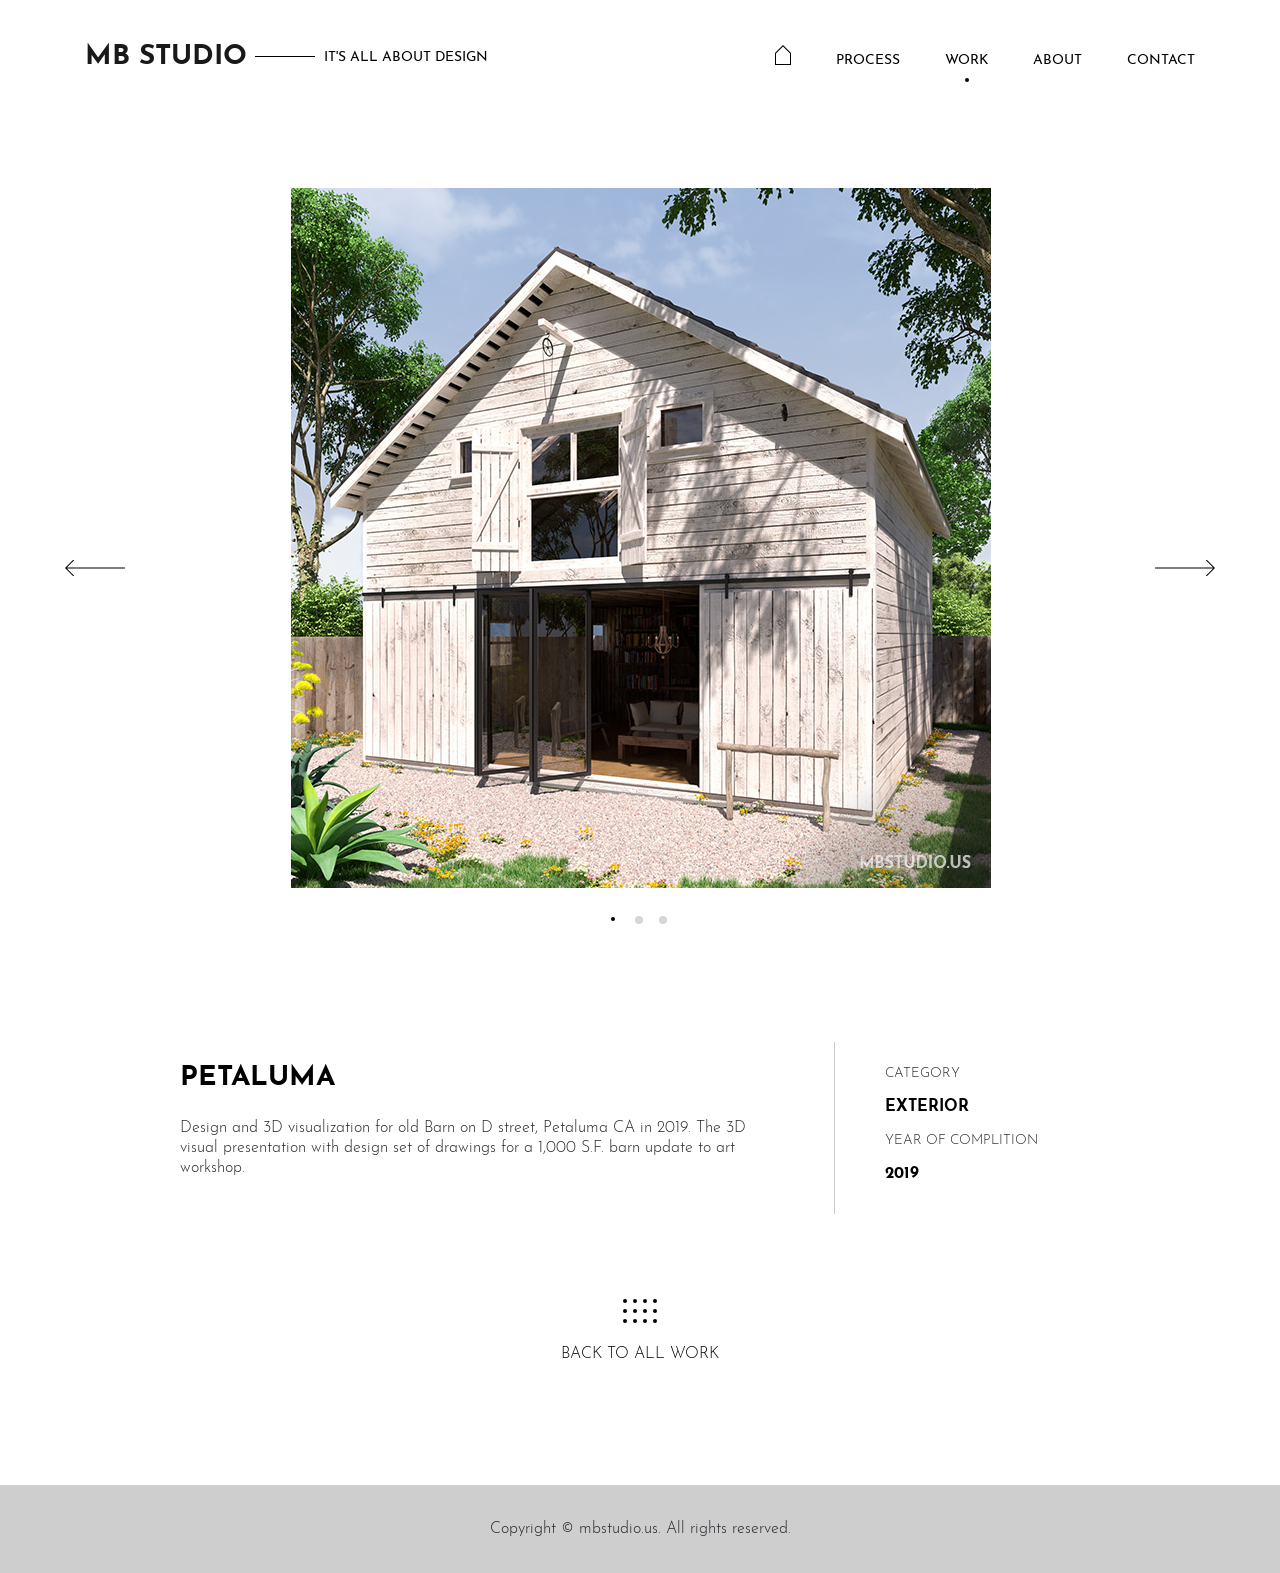
<file: petaluma.html>
<!DOCTYPE html>
<!--
To change this license header, choose License Headers in Project Properties.
To change this template file, choose Tools | Templates
and open the template in the editor.
-->
<html lang="en">
    <head>
        <title>MBstudio</title>
        <meta charset="UTF-8">
        <meta name="viewport" content="width=device-width, initial-scale=1.0">

        <!--iOS compatibile-->
        <meta name="apple-mobile-web-app-capable" content="yes">
        <meta name="apple-mobile-web-app-title" content="">
        <link rel="apple-touch-icon" href="putanja do ikonice favicon li neke">        

        <!--Android compatibile-->
        <meta name="mobile-web-app-capable" content="yes">
        <meta name="aplication-name" content="">
        <link rel="icon" type="icon/png" href="putanja do ikonice favicon li neke">

        <!--FONTOVI-->
        <!--Awesome-->
        <link rel="stylesheet" href="https://cdnjs.cloudflare.com/ajax/libs/font-awesome/4.7.0/css/font-awesome.min.css">

        <!--bootstrap-->
        <link href="css/bootstrap.css" rel="stylesheet" type="text/css"/>

        <!--external css, like plugins ...-->
        <link href="css/owl.carousel.css" rel="stylesheet" type="text/css"/>

        <!--theme css-->
        <link href="css/theme.css" rel="stylesheet" type="text/css"/>

        <!-- HTML5 shim and Respond.js for IE8 support of HTML5 elements and media queries -->
        <!-- WARNING: Respond.js doesn't work if you view the page via file:// -->
        <!--[if lt IE 9]>
          <script src="https://oss.maxcdn.com/html5shiv/3.7.3/html5shiv.min.js"></script>
          <script src="https://oss.maxcdn.com/respond/1.4.2/respond.min.js"></script>
        <![endif]-->

    </head>
    <body>
        <header>
            <div class="container">
                <nav class="navbar navbar-expand-lg navbar-light p-0">
                    <h1>
                        <a class="navbar-brand text-uppercase" href="index.html">mb studio</a>
                        <a href="index.html" class="text-uppercase navbar-brand-info d-none d-md-inline-block">it's all about design</a>
                    </h1>
                    <button class="navbar-toggler" type="button" data-toggle="collapse" data-target="#main-menu" aria-controls="main-menu" aria-expanded="false" aria-label="Toggle navigation">
                        <span class="navbar-toggler-icon"></span>
                    </button>

                    <div class="collapse navbar-collapse" id="main-menu">
                        <ul class="navbar-nav ml-auto text-uppercase">
                            <li class="nav-item active">
                                <a class="nav-link" href="index.html"><img class="home" src="img/icon_home-01.svg"></a>
                            </li>
                            <li class="nav-item">
                                <a class="nav-link" href="process.html">process</a>
                            </li>
                            <li class="nav-item">
                                <a class="nav-link active" href="work.html">work</a>
                            </li>
                            <li class="nav-item">
                                <a class="nav-link" href="about.html">about</a>
                            </li>
                            <li class="nav-item">
                                <a class="nav-link" href="contact.html">contact</a>
                            </li>
                        </ul>
                    </div>
                </nav>
            </div>
        </header>
        <main>
            <section class="single-work">
                <div class="container">
                    <div class="row justify-content-center">
                        <div class="col-12 col-md-10">
                            <div class="single-work-gallery owl-carousel">
                                <img src="img/petaluma/mbstudio-petaluma-img-1.jpg" alt=""/>
                                <img src="img/petaluma/mbstudio-petaluma-img-2.jpg" alt=""/>
                                <img src="img/petaluma/mbstudio-petaluma-img-3.jpg" alt=""/>
                            </div>
                        </div>
                        <div class="col-12 col-md-7">
                            <div class="single-work-item pb-4">
                                <h3 class="text-uppercase">petaluma</h3>
                                <p>
                                    Design and 3D visualization for old Barn on D street, Petaluma CA in 2019. The 3D visual presentation
                                    with design set of drawings for a 1,000 S.F. barn update to art workshop.
                                </p>
                            </div>
                        </div>
                        <div class="col-12 col-lg-3">
                            <div class="single-work-info">
                                <div class="category">
                                    <p>category</p>
                                    <h6>exterior</h6>
                                </div>
                                <div class="year">
                                    <p>year of complition</p>
                                    <h6>2019</h6>
                                </div>
                            </div>
                        </div>
                        <div class="col-12">
                            <div class="single-work-back">
                                <a href="work.html">
                                        <svg id="Layer_1" class="back" data-name="Layer 1" xmlns="http://www.w3.org/2000/svg" viewBox="0 0 34 24">
                                            <title>icon_back_to_list</title>
                                            <circle cx="2" cy="2" r="2"/><circle cx="12" cy="2" r="2"/><circle cx="22" cy="2" r="2"/><circle cx="32" cy="2" r="2"/><circle cx="2" cy="22" r="2"/><circle cx="12" cy="22" r="2"/><circle cx="22" cy="22" r="2"/><circle cx="32" cy="22" r="2"/><circle cx="2" cy="12" r="2"/><circle cx="12" cy="12" r="2"/><circle cx="22" cy="12" r="2"/><circle cx="32" cy="12" r="2"/>
                                        </svg>
                                    <p>back to all work</p>
                                </a>
                            </div>
                        </div>
                    </div>
                </div>
            </section>
        </main>
        <footer>
            <div class="copyright">
                <p>
                    Copyright © mbstudio.us. All rights reserved. 
                </p>
            </div>
        </footer>
        <!--SCRIPTS goes here-->
        <!--First jquery, then popper and finaly bootstrap-->
        <script src="js/jquery.min.js" type="text/javascript"></script>
        <script src="js/popper.js" type="text/javascript"></script>
        <script src="js/bootstrap.min.js" type="text/javascript"></script>

        <script src="js/owl.carousel.js" type="text/javascript"></script>
        <script src="js/TweenMax.min.js" type="text/javascript"></script>
        <!--All page js-->
        <script src="js/main.js" type="text/javascript"></script>
    </body>
</html>
</file>
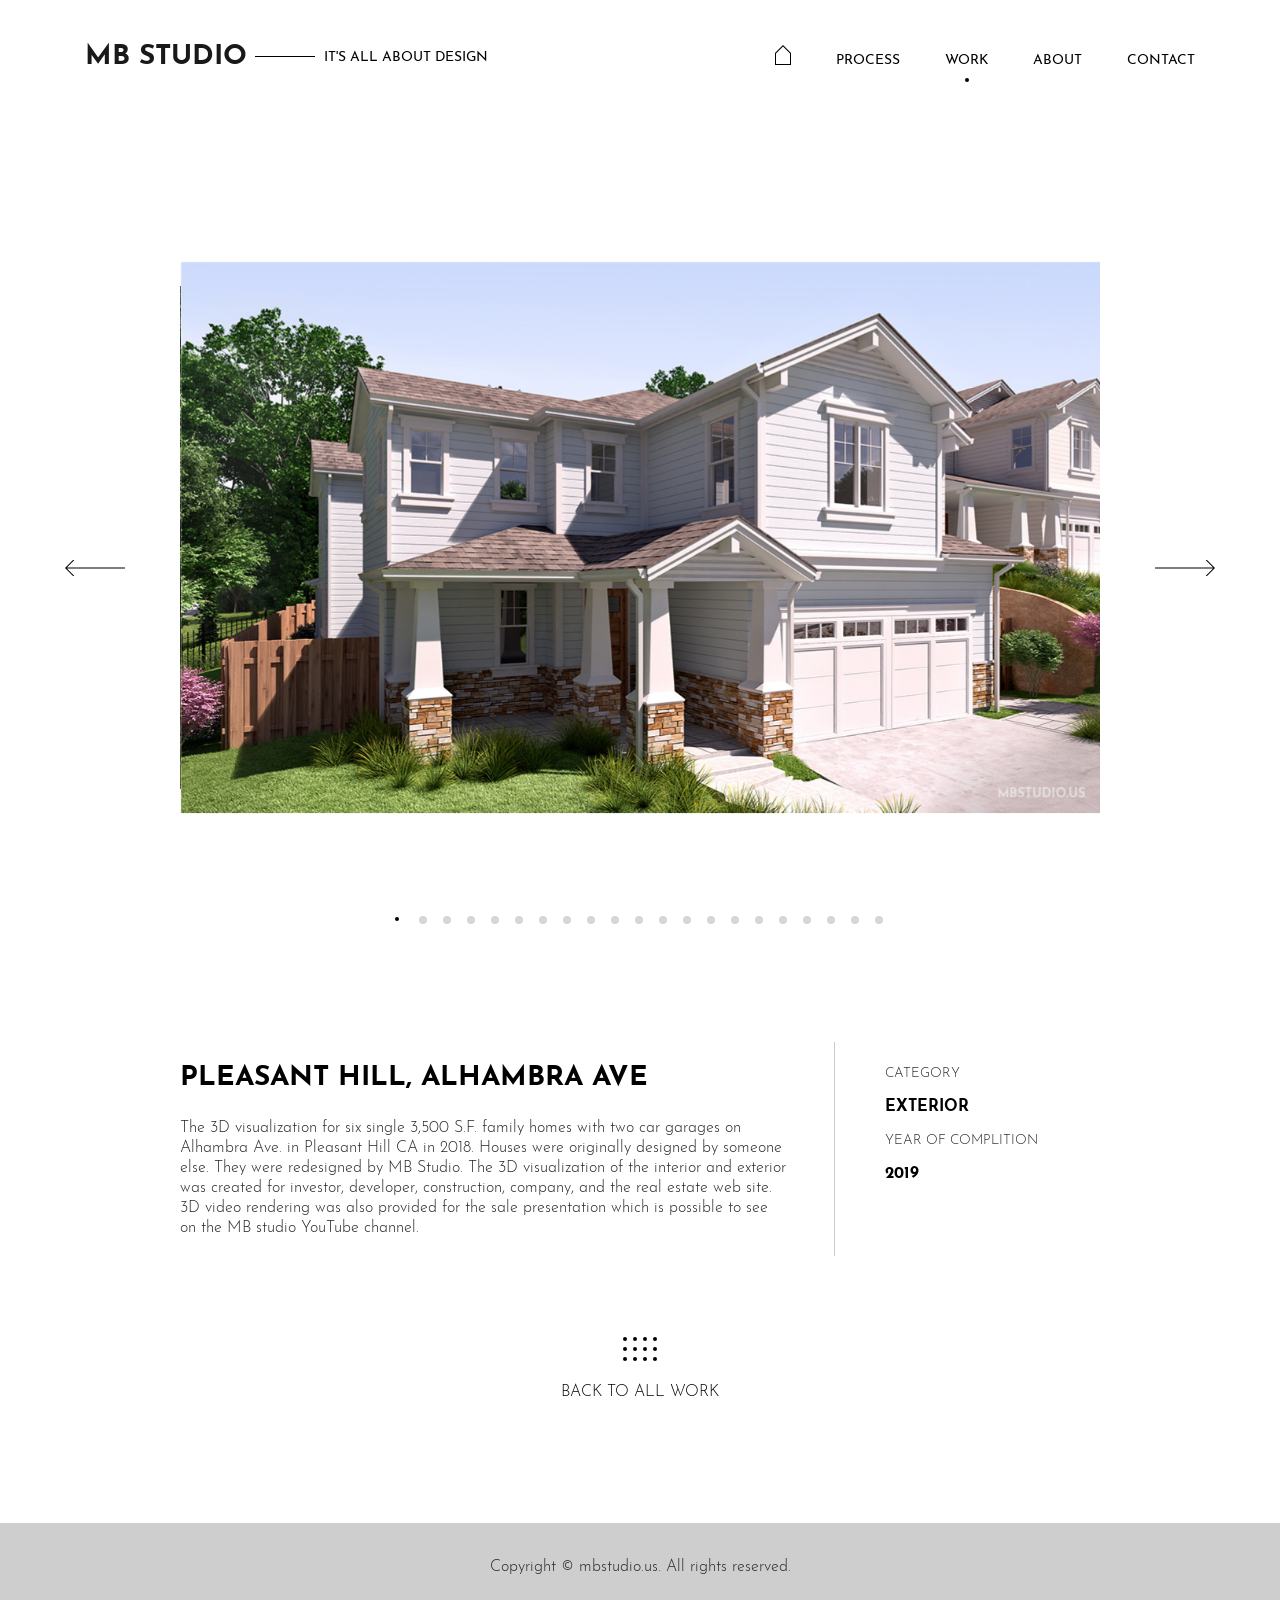
<file: pleasant_hill_exterior.html>
<!DOCTYPE html>
<!--
To change this license header, choose License Headers in Project Properties.
To change this template file, choose Tools | Templates
and open the template in the editor.
-->
<html lang="en">
    <head>
        <title>MBstudio</title>
        <meta charset="UTF-8">
        <meta name="viewport" content="width=device-width, initial-scale=1.0">

        <!--iOS compatibile-->
        <meta name="apple-mobile-web-app-capable" content="yes">
        <meta name="apple-mobile-web-app-title" content="MBstudio">
        <link rel="apple-touch-icon" href="putanja do ikonice favicon li neke">        

        <!--Android compatibile-->
        <meta name="mobile-web-app-capable" content="yes">
        <meta name="aplication-name" content="MBstudio">
        <link rel="icon" type="icon/png" href="putanja do ikonice favicon li neke">

        <!--FONTOVI-->
        <!--Awesome-->
        <link rel="stylesheet" href="https://cdnjs.cloudflare.com/ajax/libs/font-awesome/4.7.0/css/font-awesome.min.css">

        <!--bootstrap-->
        <link href="css/bootstrap.css" rel="stylesheet" type="text/css"/>

        <!--external css, like plugins ...-->
        <link href="css/owl.carousel.css" rel="stylesheet" type="text/css"/>

        <!--theme css-->
        <link href="css/theme.css" rel="stylesheet" type="text/css"/>

        <!-- HTML5 shim and Respond.js for IE8 support of HTML5 elements and media queries -->
        <!-- WARNING: Respond.js doesn't work if you view the page via file:// -->
        <!--[if lt IE 9]>
          <script src="https://oss.maxcdn.com/html5shiv/3.7.3/html5shiv.min.js"></script>
          <script src="https://oss.maxcdn.com/respond/1.4.2/respond.min.js"></script>
        <![endif]-->

    </head>
    <body>
        <header>
            <div class="container">
                <nav class="navbar navbar-expand-lg navbar-light p-0">
                    <h1>
                        <a class="navbar-brand text-uppercase" href="index.html">mb studio</a>
                        <a href="index.html" class="text-uppercase navbar-brand-info d-none d-md-inline-block">it's all about design</a>
                    </h1>
                    <button class="navbar-toggler" type="button" data-toggle="collapse" data-target="#main-menu" aria-controls="main-menu" aria-expanded="false" aria-label="Toggle navigation">
                        <span class="navbar-toggler-icon"></span>
                    </button>

                    <div class="collapse navbar-collapse" id="main-menu">
                        <ul class="navbar-nav ml-auto text-uppercase">
                            <li class="nav-item active">
                                <a class="nav-link" href="index.html"><img class="home" src="img/icon_home-01.svg"></a>
                            </li>
                            <li class="nav-item">
                                <a class="nav-link" href="process.html">process</a>
                            </li>
                            <li class="nav-item">
                                <a class="nav-link active" href="work.html">work</a>
                            </li>
                            <li class="nav-item">
                                <a class="nav-link" href="about.html">about</a>
                            </li>
                            <li class="nav-item">
                                <a class="nav-link" href="contact.html">contact</a>
                            </li>
                        </ul>
                    </div>
                </nav>
            </div>
        </header>
        <main>
            <section class="single-work">
                <div class="container">
                    <div class="row justify-content-center">
                        <div class="col-12 col-md-10">
                            <div class="single-work-gallery owl-carousel">
                                <img src="img/pleasant_hill_exterior/mbstudio-pleasant-hill-img-1.jpg" alt=""/>
                                <img src="img/pleasant_hill_exterior/mbstudio-pleasant-hill-img-2.jpg" alt=""/>
                                <img src="img/pleasant_hill_exterior/mbstudio-pleasant-hill-img-3.jpg" alt=""/>
                                <img src="img/pleasant_hill_exterior/mbstudio-pleasant-hill-img-4.jpg" alt=""/>
                                <img src="img/pleasant_hill_exterior/mbstudio-pleasant-hill-img-5.jpg" alt=""/>
                                <img src="img/pleasant_hill_exterior/mbstudio-pleasant-hill-img-6.jpg" alt=""/>
                                <img src="img/pleasant_hill_exterior/mbstudio-pleasant-hill-img-7.jpg" alt=""/>
                                <img src="img/pleasant_hill_exterior/mbstudio-pleasant-hill-img-8.jpg" alt=""/>
                                <img src="img/pleasant_hill_exterior/mbstudio-pleasant-hill-img-9.jpg" alt=""/>
                                <img src="img/pleasant_hill_exterior/mbstudio-pleasant-hill-img-10.jpg" alt=""/>
                                <img src="img/pleasant_hill_exterior/mbstudio-pleasant-hill-img-11.jpg" alt=""/>
                                <img src="img/pleasant_hill_exterior/mbstudio-pleasant-hill-img-28.jpg" alt=""/>
                                <img src="img/pleasant_hill_exterior/mbstudio-pleasant-hill-img-29.jpg" alt=""/>
                                <img src="img/pleasant_hill_exterior/mbstudio-pleasant-hill-img-30.jpg" alt=""/>
                                <img src="img/pleasant_hill_exterior/mbstudio-pleasant-hill-img-31.jpg" alt=""/>
                                <img src="img/pleasant_hill_exterior/mbstudio-pleasant-hill-img-32.jpg" alt=""/>
                                <img src="img/pleasant_hill_exterior/mbstudio-pleasant-hill-img-33.jpg" alt=""/>
                                <img src="img/pleasant_hill_exterior/mbstudio-pleasant-hill-img-34.jpg" alt=""/>
                                <img src="img/pleasant_hill_exterior/mbstudio-pleasant-hill-img-35.jpg" alt=""/>
                                <img src="img/pleasant_hill_exterior/mbstudio-pleasant-hill-img-36.jpg" alt=""/>
                                <img src="img/pleasant_hill_exterior/mbstudio-pleasant-hill-img-37.jpg" alt=""/>
                            </div>
                        </div>
                        <div class="col-12 col-md-7">
                            <div class="single-work-item">
                                <h3 class="text-uppercase">pleasant hill, alhambra ave</h3>
                                <p>
                                    The 3D visualization for six single 3,500 S.F. family homes with two car garages on Alhambra Ave. in
                                    Pleasant Hill CA in 2018. Houses were originally designed by someone else. They were redesigned by
                                    MB Studio. The 3D visualization of the interior and exterior was created for investor, developer,
                                    construction, company, and the real estate web site. 3D video rendering was also provided for the sale
                                    presentation which is possible to see on the MB studio YouTube channel.
                                </p>
                            </div>
                        </div>
                        <div class="col-12 col-lg-3">
                            <div class="single-work-info">
                                <div class="category">
                                    <p>category</p>
                                    <h6>exterior</h6>
                                </div>
                                <div class="year">
                                    <p>year of complition</p>
                                    <h6>2019</h6>
                                </div>
                            </div>
                        </div>
                        <div class="col-12">
                            <div class="single-work-back">
                                <a href="work.html">
                                        <svg id="Layer_1" class="back" data-name="Layer 1" xmlns="http://www.w3.org/2000/svg" viewBox="0 0 34 24">
                                            <title>icon_back_to_list</title>
                                            <circle cx="2" cy="2" r="2"/><circle cx="12" cy="2" r="2"/><circle cx="22" cy="2" r="2"/><circle cx="32" cy="2" r="2"/><circle cx="2" cy="22" r="2"/><circle cx="12" cy="22" r="2"/><circle cx="22" cy="22" r="2"/><circle cx="32" cy="22" r="2"/><circle cx="2" cy="12" r="2"/><circle cx="12" cy="12" r="2"/><circle cx="22" cy="12" r="2"/><circle cx="32" cy="12" r="2"/>
                                        </svg>
                                    <p>back to all work</p>
                                </a>
                            </div>
                        </div>
                    </div>
                </div>
            </section>
        </main>
        <footer>
            <div class="copyright">
                <p>
                    Copyright © mbstudio.us. All rights reserved. 
                </p>
            </div>
        </footer>
        <!--SCRIPTS goes here-->
        <!--First jquery, then popper and finaly bootstrap-->
        <script src="js/jquery.min.js" type="text/javascript"></script>
        <script src="js/popper.js" type="text/javascript"></script>
        <script src="js/bootstrap.min.js" type="text/javascript"></script>

        <script src="js/owl.carousel.js" type="text/javascript"></script>
        <script src="js/TweenMax.min.js" type="text/javascript"></script>
        <!--All page js-->
        <script src="js/main.js" type="text/javascript"></script>
    </body>
</html>
</file>
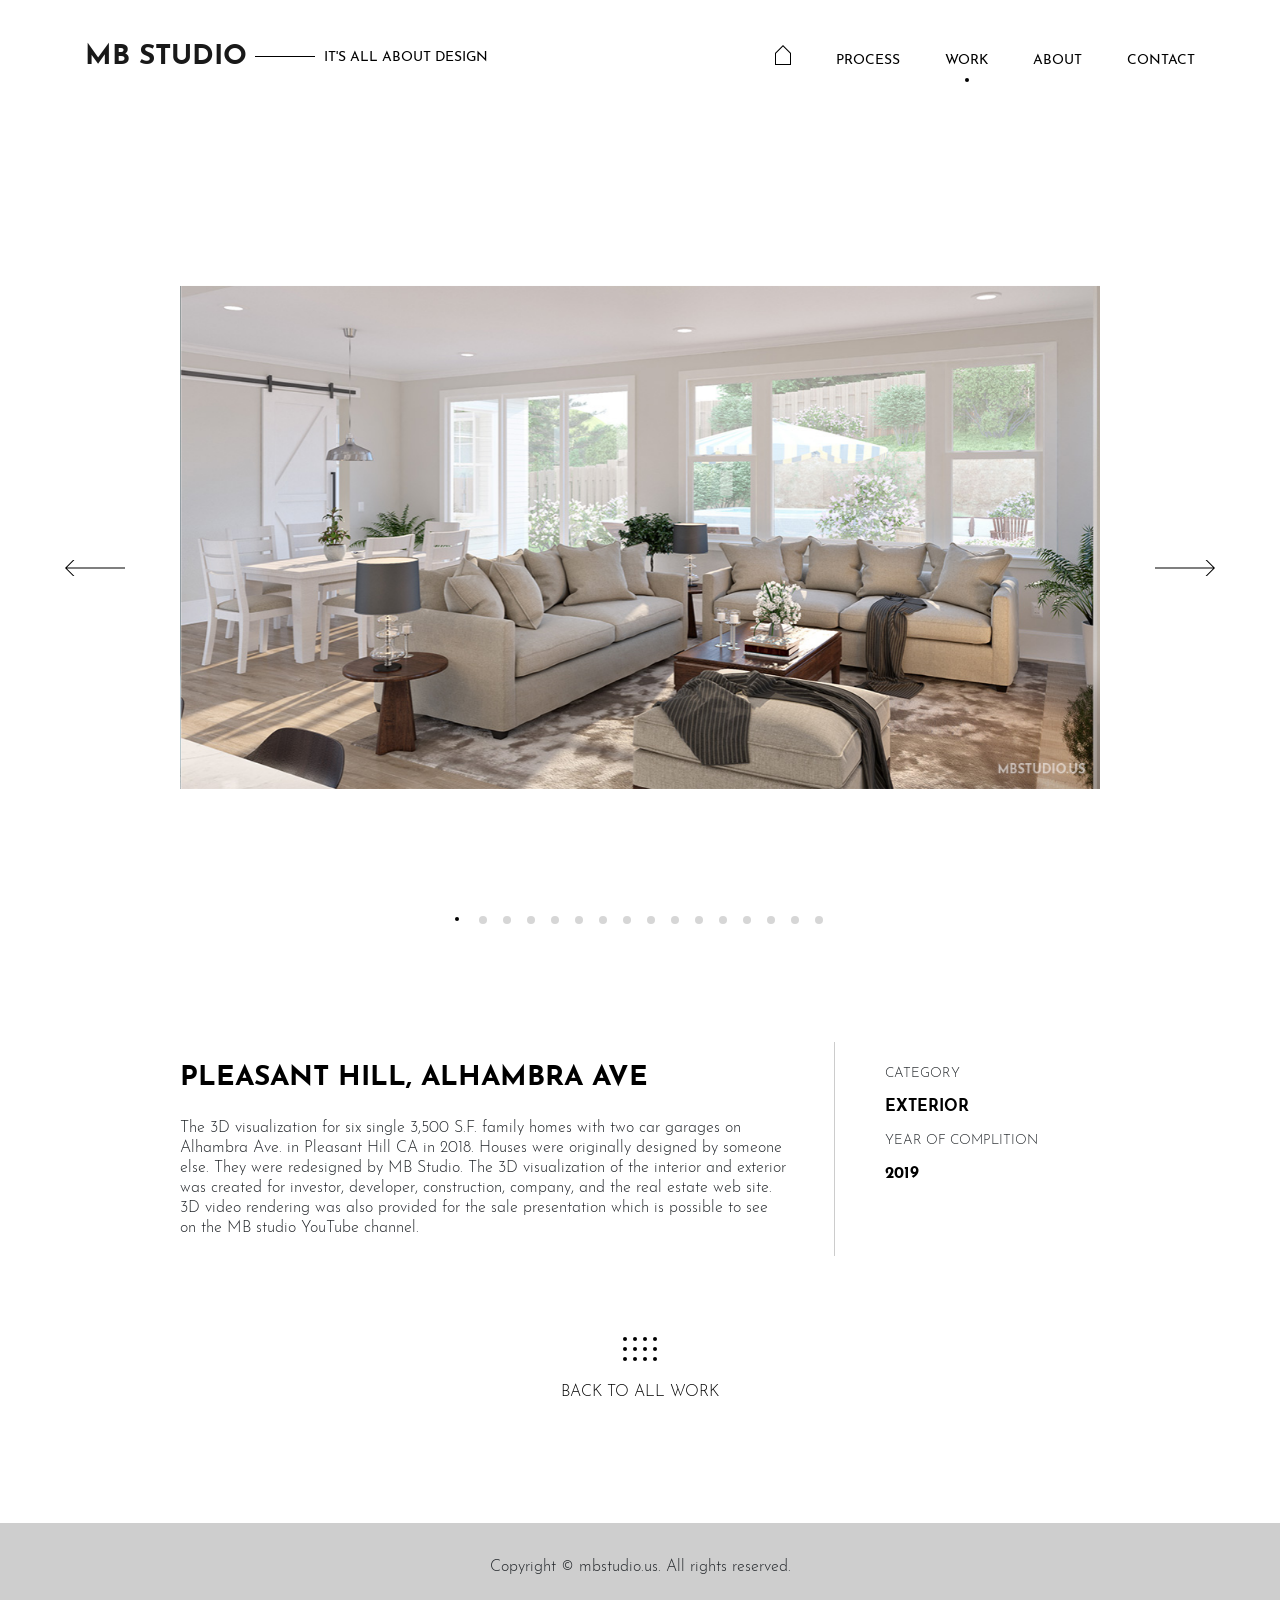
<file: pleasant_hill_interior.html>
<!DOCTYPE html>
<!--
To change this license header, choose License Headers in Project Properties.
To change this template file, choose Tools | Templates
and open the template in the editor.
-->
<html lang="en">
    <head>
        <title>MBstudio</title>
        <meta charset="UTF-8">
        <meta name="viewport" content="width=device-width, initial-scale=1.0">

        <!--iOS compatibile-->
        <meta name="apple-mobile-web-app-capable" content="yes">
        <meta name="apple-mobile-web-app-title" content="MBstudio">
        <link rel="apple-touch-icon" href="putanja do ikonice favicon li neke">        

        <!--Android compatibile-->
        <meta name="mobile-web-app-capable" content="yes">
        <meta name="aplication-name" content="MBstudio">
        <link rel="icon" type="icon/png" href="putanja do ikonice favicon li neke">

        <!--FONTOVI-->
        <!--Awesome-->
        <link rel="stylesheet" href="https://cdnjs.cloudflare.com/ajax/libs/font-awesome/4.7.0/css/font-awesome.min.css">

        <!--bootstrap-->
        <link href="css/bootstrap.css" rel="stylesheet" type="text/css"/>

        <!--external css, like plugins ...-->
        <link href="css/owl.carousel.css" rel="stylesheet" type="text/css"/>

        <!--theme css-->
        <link href="css/theme.css" rel="stylesheet" type="text/css"/>

        <!-- HTML5 shim and Respond.js for IE8 support of HTML5 elements and media queries -->
        <!-- WARNING: Respond.js doesn't work if you view the page via file:// -->
        <!--[if lt IE 9]>
          <script src="https://oss.maxcdn.com/html5shiv/3.7.3/html5shiv.min.js"></script>
          <script src="https://oss.maxcdn.com/respond/1.4.2/respond.min.js"></script>
        <![endif]-->

    </head>
    <body>
        <header>
            <div class="container">
                <nav class="navbar navbar-expand-lg navbar-light p-0">
                    <h1>
                        <a class="navbar-brand text-uppercase" href="index.html">mb studio</a>
                        <a href="index.html" class="text-uppercase navbar-brand-info d-none d-md-inline-block">it's all about design</a>
                    </h1>
                    <button class="navbar-toggler" type="button" data-toggle="collapse" data-target="#main-menu" aria-controls="main-menu" aria-expanded="false" aria-label="Toggle navigation">
                        <span class="navbar-toggler-icon"></span>
                    </button>

                    <div class="collapse navbar-collapse" id="main-menu">
                        <ul class="navbar-nav ml-auto text-uppercase">
                            <li class="nav-item active">
                                <a class="nav-link" href="index.html"><img class="home" src="img/icon_home-01.svg"></a>
                            </li>
                            <li class="nav-item">
                                <a class="nav-link" href="process.html">process</a>
                            </li>
                            <li class="nav-item">
                                <a class="nav-link active" href="work.html">work</a>
                            </li>
                            <li class="nav-item">
                                <a class="nav-link" href="about.html">about</a>
                            </li>
                            <li class="nav-item">
                                <a class="nav-link" href="contact.html">contact</a>
                            </li>
                        </ul>
                    </div>
                </nav>
            </div>
        </header>
        <main>
            <section class="single-work">
                <div class="container">
                    <div class="row justify-content-center">
                        <div class="col-12 col-md-10">
                            <div class="single-work-gallery owl-carousel">
                                <img src="img/pleasant_hill_interior/mbstudio-pleasant-hill-img-12.jpg" alt=""/>
                                <img src="img/pleasant_hill_interior/mbstudio-pleasant-hill-img-13.jpg" alt=""/>
                                <img src="img/pleasant_hill_interior/mbstudio-pleasant-hill-img-14.jpg" alt=""/>
                                <img src="img/pleasant_hill_interior/mbstudio-pleasant-hill-img-15.jpg" alt=""/>
                                <img src="img/pleasant_hill_interior/mbstudio-pleasant-hill-img-16.jpg" alt=""/>
                                <img src="img/pleasant_hill_interior/mbstudio-pleasant-hill-img-17.jpg" alt=""/>
                                <img src="img/pleasant_hill_interior/mbstudio-pleasant-hill-img-18.jpg" alt=""/>
                                <img src="img/pleasant_hill_interior/mbstudio-pleasant-hill-img-19.jpg" alt=""/>
                                <img src="img/pleasant_hill_interior/mbstudio-pleasant-hill-img-20.jpg" alt=""/>
                                <img src="img/pleasant_hill_interior/mbstudio-pleasant-hill-img-21.jpg" alt=""/>
                                <img src="img/pleasant_hill_interior/mbstudio-pleasant-hill-img-22.jpg" alt=""/>
                                <img src="img/pleasant_hill_interior/mbstudio-pleasant-hill-img-23.jpg" alt=""/>
                                <img src="img/pleasant_hill_interior/mbstudio-pleasant-hill-img-24.jpg" alt=""/>
                                <img src="img/pleasant_hill_interior/mbstudio-pleasant-hill-img-25.jpg" alt=""/>
                                <img src="img/pleasant_hill_interior/mbstudio-pleasant-hill-img-26.jpg" alt=""/>
                                <img src="img/pleasant_hill_interior/mbstudio-pleasant-hill-img-27.jpg" alt=""/>
                            </div>
                        </div>
                        <div class="col-12 col-md-7">
                            <div class="single-work-item">
                                <h3 class="text-uppercase">pleasant hill, alhambra ave</h3>
                                <p>
                                    The 3D visualization for six single 3,500 S.F. family homes with two car garages on Alhambra Ave. in
                                    Pleasant Hill CA in 2018. Houses were originally designed by someone else. They were redesigned by
                                    MB Studio. The 3D visualization of the interior and exterior was created for investor, developer,
                                    construction, company, and the real estate web site. 3D video rendering was also provided for the sale
                                    presentation which is possible to see on the MB studio YouTube channel.
                                </p>
                            </div>
                        </div>
                        <div class="col-12 col-lg-3">
                            <div class="single-work-info">
                                <div class="category">
                                    <p>category</p>
                                    <h6>exterior</h6>
                                </div>
                                <div class="year">
                                    <p>year of complition</p>
                                    <h6>2019</h6>
                                </div>
                            </div>
                        </div>
                        <div class="col-12">
                            <div class="single-work-back">
                                <a href="work.html">
                                        <svg id="Layer_1" class="back" data-name="Layer 1" xmlns="http://www.w3.org/2000/svg" viewBox="0 0 34 24">
                                            <title>icon_back_to_list</title>
                                            <circle cx="2" cy="2" r="2"/><circle cx="12" cy="2" r="2"/><circle cx="22" cy="2" r="2"/><circle cx="32" cy="2" r="2"/><circle cx="2" cy="22" r="2"/><circle cx="12" cy="22" r="2"/><circle cx="22" cy="22" r="2"/><circle cx="32" cy="22" r="2"/><circle cx="2" cy="12" r="2"/><circle cx="12" cy="12" r="2"/><circle cx="22" cy="12" r="2"/><circle cx="32" cy="12" r="2"/>
                                        </svg>
                                    <p>back to all work</p>
                                </a>
                            </div>
                        </div>
                    </div>
                </div>
            </section>
        </main>
        <footer>
            <div class="copyright">
                <p>
                    Copyright © mbstudio.us. All rights reserved. 
                </p>
            </div>
        </footer>
        <!--SCRIPTS goes here-->
        <!--First jquery, then popper and finaly bootstrap-->
        <script src="js/jquery.min.js" type="text/javascript"></script>
        <script src="js/popper.js" type="text/javascript"></script>
        <script src="js/bootstrap.min.js" type="text/javascript"></script>

        <script src="js/owl.carousel.js" type="text/javascript"></script>
        <script src="js/TweenMax.min.js" type="text/javascript"></script>
        <!--All page js-->
        <script src="js/main.js" type="text/javascript"></script>
    </body>
</html>
</file>
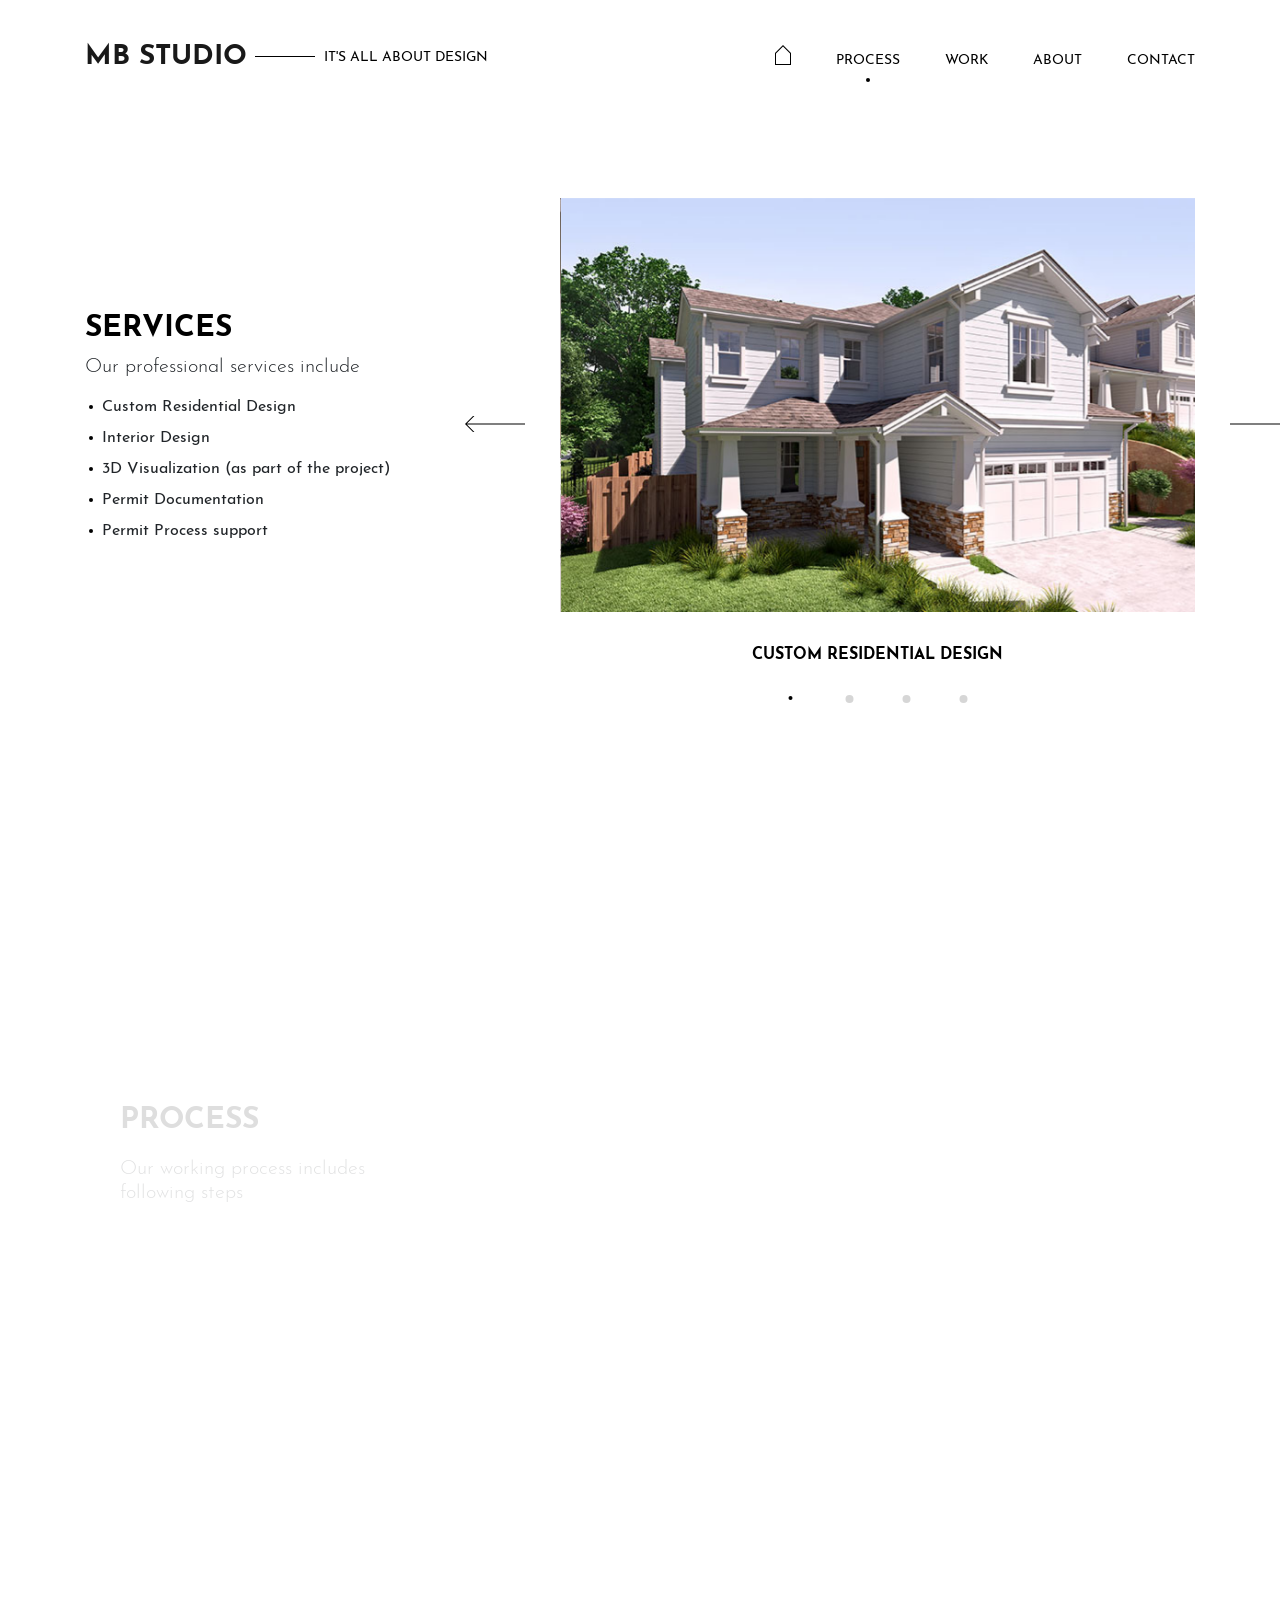
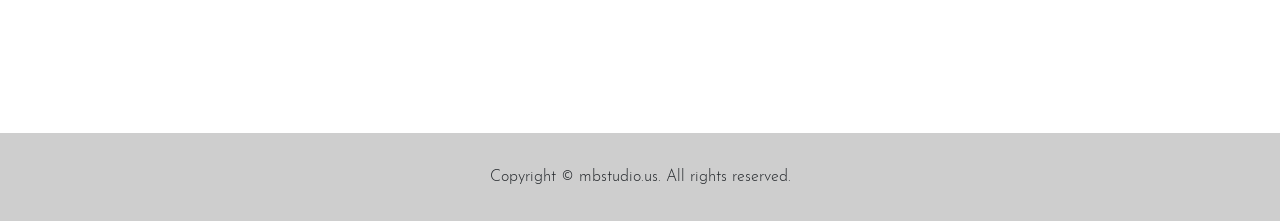
<file: process.html>
<!DOCTYPE html>
<!--
To change this license header, choose License Headers in Project Properties.
To change this template file, choose Tools | Templates
and open the template in the editor.
-->
<html lang="en">
    <head>
        <title>MBstudio</title>
        <meta charset="UTF-8">
        <meta name="viewport" content="width=device-width, initial-scale=1.0">

        <!--iOS compatibile-->
        <meta name="apple-mobile-web-app-capable" content="yes">
        <meta name="apple-mobile-web-app-title" content="MBstudio">
        <link rel="apple-touch-icon" href="putanja do ikonice favicon li neke">        

        <!--Android compatibile-->
        <meta name="mobile-web-app-capable" content="yes">
        <meta name="aplication-name" content="MBstudio">
        <link rel="icon" type="icon/png" href="putanja do ikonice favicon li neke">

        <!--FONTOVI-->
        <!--Awesome-->
        <link rel="stylesheet" href="https://cdnjs.cloudflare.com/ajax/libs/font-awesome/4.7.0/css/font-awesome.min.css">

        <!--bootstrap-->
        <link href="css/bootstrap.css" rel="stylesheet" type="text/css"/>

        <!--external css, like plugins ...-->
        <link href="css/owl.carousel.css" rel="stylesheet" type="text/css"/>

        <!--theme css-->
        <link href="css/theme.css" rel="stylesheet" type="text/css"/>

        <!-- HTML5 shim and Respond.js for IE8 support of HTML5 elements and media queries -->
        <!-- WARNING: Respond.js doesn't work if you view the page via file:// -->
        <!--[if lt IE 9]>
          <script src="https://oss.maxcdn.com/html5shiv/3.7.3/html5shiv.min.js"></script>
          <script src="https://oss.maxcdn.com/respond/1.4.2/respond.min.js"></script>
        <![endif]-->

    </head>
    <body>
        <header>
            <div class="container">
                <nav class="navbar navbar-expand-lg navbar-light p-0">
                    <h1>
                        <a class="navbar-brand text-uppercase" href="index.html">mb studio</a>
                        <a href="index.html" class="text-uppercase navbar-brand-info d-none d-md-inline-block">it's all about design</a>
                    </h1>
                    <button class="navbar-toggler" type="button" data-toggle="collapse" data-target="#main-menu" aria-controls="main-menu" aria-expanded="false" aria-label="Toggle navigation">
                        <span class="navbar-toggler-icon">
                            <?xml version="1.0" encoding="utf-8"?>
                        <!-- Generator: Adobe Illustrator 22.1.0, SVG Export Plug-In . SVG Version: 6.00 Build 0)  -->
                        <svg version="1.1" id="Layer_1" xmlns="http://www.w3.org/2000/svg"
                            xmlns:xlink="http://www.w3.org/1999/xlink" x="0px" y="0px" viewBox="0 0 32 20"
                            style="enable-background:new 0 0 32 20;" xml:space="preserve">
                            <g>
                                <rect width="32" height="1" />
                            </g>
                            <g>
                                <rect y="9.5" width="32" height="1" />
                            </g>
                            <g>
                                <rect y="19" width="32" height="1" />
                            </g>
                        </svg>
                        </span>
                    </button>

                    <div class="collapse navbar-collapse" id="main-menu">
                        <ul class="navbar-nav ml-auto text-uppercase">
                            <li class="nav-item active">
                                <a class="nav-link" href="index.html"><img class="home" src="img/icon_home-01.svg"></a>
                            </li>
                            <li class="nav-item">
                                <a class="nav-link active" href="process.html">process</a>
                            </li>
                            <li class="nav-item">
                                <a class="nav-link" href="work.html">work</a>
                            </li>
                            <li class="nav-item">
                                <a class="nav-link" href="about.html">about</a>
                            </li>
                            <li class="nav-item">
                                <a class="nav-link" href="contact.html">contact</a>
                            </li>
                        </ul>
                    </div>
                </nav>
            </div>
        </header>
        <main>
            <!-- process services start --> 
            <section class="process-services">
                <div class="container">
                    <div class="row">
                        <div class="col-12 order-2 order-md-1 col-md-4 align-self-center">
                            <div class="process-services-info">
                                <h3 class="text-uppercase">services</h3>
                                <p>
                                    Our professional services include
                                </p>
                                <ul>
                                    <li>Custom Residential Design</li>
                                    <li>Interior Design</li>
                                    <li>3D Visualization (as part of the project)</li>
                                    <li>Permit Documentation</li>
                                    <li>Permit Process support</li>
                                </ul>
                            </div>
                        </div>
                        <div class="col-12 order-1 order-md-2 offset-md-1 col-md-7">
                            <div class="process-services-photo owl-carousel">
                                <img src="img/mbstudio-process-slider-img-1.jpg" alt=""/>
                                <img src="img/mbstudio-process-slider-img-2.jpg" alt=""/>
                                <img src="img/mbstudio-process-slider-img-3.jpg" alt=""/>
                                <img src="img/mbstudio-process-slider-img-4.jpg" alt=""/>
                            </div>
                            <h6 class="text-uppercase text-center">
                                custom residential design
                            </h6>
                        </div>
                    </div>
                </div>
            </section><!-- process services ends --> 
            <!-- process explained start --> 
            <section class="process-work">
                <div class="container" id="process">
                    <div class="row">
                        <div class="col-12 col-md-6 col-lg-4 align-self-center processScene">
                            <div class="process-work-item first">
                                <h5 class="text-uppercase">Process</h5>
                                <p class="process-info">
                                    Our working process includes following steps
                                </p>
                            </div>
                        </div>
                        <div class="col-12 col-md-6 col-lg-4 mb-90 mb-5 b-md-left b-lg-right processScene">
                            <div class="process-work-item">
                                <p class="num">step 1</p>
                                <h6 class="text-uppercase title">Program development</h6>
                                <p class="info">
                                    An initial meeting with the client will 
                                    outline the wants and needs for the design 
                                    and review and examine all restrictions 
                                    inherent to the lot including: ARB 
                                    requirements, setbacks, easements, as well 
                                    as cost parameters. Builder recommendations 
                                    are available upon request, and builder 
                                    input is encouraged.
                                </p>
                            </div>
                        </div>
                        <div class="col-12 col-md-6 col-lg-4 mb-5 processScene">
                            <div class="process-work-item">
                                <p class="num">step 2</p>
                                <h6 class="text-uppercase title">concept sketch</h6>
                                <p class="info">
                                    A preliminary concept sketch of the ground 
                                    floor will be generated on the site plan
                                    incorporating all the program information 
                                    for review and approval. Approximate square 
                                    footage and room sizes will be presented.
                                </p>
                                <a href="#" data-toggle="modal" data-target="#modal-concept">
                                    <p class="text-uppercase discover">discover<span class="arrow-small"><img src="img/arrow_small-01.svg"></span></p>
                                </a>
                            </div>
                        </div>
                        <div class="process-modal">
                                <div class="modal" id="modal-concept" tabindex="-1" role="dialog">
                                    <div class="modal-dialog modal-dialog-centered" role="document">
                                        <div class="modal-content">
                                            <div class="modal-header">
                                                <button type="button" class="close" data-dismiss="modal" aria-label="Close">
                                                    close
                                                    <span aria-hidden="true">
                                                        <img src="img/icon_close-01.svg">
                                                    </span>
                                                </button>
                                            </div>
                                            <div class="modal-body">
                                                <div class="container-fluid">
                                                    <div class="row">
                                                        <div class="col-12 col-lg-5">
                                                            <div class="process-modal-item">
                                                                <p class="num">step 2</p>
                                                                <h3 class="text-uppercase process-modal-title">concept sketch</h3>
                                                                <p class="process-modal-info">
                                                                    A preliminary concept sketch of the ground
                                                                    floor will be generated on the site plan 
                                                                    incorporating all the program information 
                                                                    for review and approval. Approximate square
                                                                    footage and room sizes will be presented.
                                                                </p>
                                                            </div>
                                                        </div>
                                                        <div class="col-12 col-lg-6 text-center">
                                                            <div class="process-modal-gallery owl-carousel">
                                                                <img class="img-fluid" src="img/mbstudio-process-concept-sketch-img-1.jpg" alt=""/>
                                                                <img class="img-fluid" src="img/mbstudio-process-concept-sketch-img-2.jpg" alt=""/>
                                                                <img class="img-fluid" src="img/mbstudio-process-concept-sketch-img-3.jpg" alt=""/>
                                                            </div>
                                                            <h6 class="text-uppercase modal-img-info">conceptual 3d sketch</h6>
                                                        </div>
                                                    </div>
                                                </div>
                                            </div>
                                        </div>
                                    </div>
                                </div>
                            </div>
                        <div class="col-12 col-md-6 col-lg-4 b-lg-left-0 mb-5 mb-lg-0 b-md-left b-lg-right processScene">
                            <div class="process-work-item">
                                <p class="num">step 3</p>
                                <h6 class="text-uppercase title">design development</h6>
                                <p class="info">
                                    Upon concept approval, a refined CAD drawing
                                    will be created with the design and layout 
                                    of the floor levels along with an elevations
                                    study. The project will remain in this phase
                                    until the client has approved all design 
                                    elements including master suite, kitchen, 
                                    and bath designs.
                                </p>
                                <a href="#" data-toggle="modal" data-target="#modal-design">
                                    <p class="text-uppercase discover">discover<span class="arrow-small"><img src="img/arrow_small-01.svg"></span></p>
                                </a>
                            </div>
                        </div>
                        <div class="process-modal">
                                <div class="modal" id="modal-design" tabindex="-1" role="dialog">
                                    <div class="modal-dialog modal-dialog-centered" role="document">
                                        <div class="modal-content">
                                            <div class="modal-header">
                                                <button type="button" class="close" data-dismiss="modal" aria-label="Close">
                                                    close
                                                    <span aria-hidden="true">
                                                        <img src="img/icon_close-01.svg">
                                                    </span>
                                                </button>
                                            </div>
                                            <div class="modal-body">
                                                <div class="container-fluid">
                                                    <div class="row">
                                                        <div class="col-12 col-lg-5">
                                                            <div class="process-modal-item">
                                                                <p class="num">step 3</p>
                                                                <h3 class="text-uppercase process-modal-title">design development</h3>
                                                                <p class="process-modal-info">
                                                                    Upon concept approval, a refined CAD drawing
                                                                    will be created with the design and layout 
                                                                    of the floor levels along with an elevations
                                                                    study. The project will remain in this phase
                                                                    until the client has approved all design 
                                                                    elements including master suite, kitchen, 
                                                                    and bath designs.
                                                                </p>
                                                            </div>
                                                        </div>
                                                        <div class="col-12 col-lg-6 text-center">
                                                            <div class="process-modal-gallery owl-carousel">
                                                                <img src="img/mbstudio-process-design-development-img-1.jpg" alt=""/>
                                                                <img src="img/mbstudio-process-design-development-img-2.jpg" alt=""/>
                                                                <img src="img/mbstudio-process-design-development-img-3.jpg" alt=""/>
                                                                <img src="img/mbstudio-process-design-development-img-4.jpg" alt=""/>
                                                                <img src="img/mbstudio-process-design-development-img-5.jpg" alt=""/>
                                                                <img src="img/mbstudio-process-design-development-img-6.jpg" alt=""/>
                                                            </div>
                                                            <h6 class="text-uppercase modal-img-info">residential architecture exterior</h6>
                                                        </div>
                                                    </div>
                                                </div>
                                            </div>
                                        </div>
                                    </div>
                                </div>
                            </div>
                        <div class="col-12 col-md-6 col-lg-4 mb-5 mb-lg-0 b-md-right processScene">
                            <div class="process-work-item">
                                <p class="num">step 4</p>
                                <h6 class="text-uppercase title">construction document & quality assurance phase</h6>
                                <p class="info">
                                    At this point, design development is frozen 
                                    and only minor changes discovered during 
                                    construction plan development will be made 
                                    in order to further optimize and refine the 
                                    plan. All dimensions, notes, details, and 
                                    sections are added to the plan set. 
                                    Quality assurance phase includes an intensive
                                    sequence of checks to insure quality and 
                                    accuracy of the final plan.
                                </p>
                                <a href="#" data-toggle="modal" data-target="#modal-construction">
                                    <p class="text-uppercase discover">discover<span class="arrow-small"><img src="img/arrow_small-01.svg"></span></p>
                                </a>
                            </div>
                        </div>
                        <div class="process-modal">
                                <div class="modal" id="modal-construction" tabindex="-1" role="dialog">
                                    <div class="modal-dialog modal-dialog-centered" role="document">
                                        <div class="modal-content">
                                            <div class="modal-header">
                                                <button type="button" class="close" data-dismiss="modal" aria-label="Close">
                                                    close
                                                    <span aria-hidden="true">
                                                        <img src="img/icon_close-01.svg">
                                                    </span>
                                                </button>
                                            </div>
                                            <div class="modal-body">
                                                <div class="container-fluid">
                                                    <div class="row">
                                                        <div class="col-12 col-lg-5">
                                                            <div class="process-modal-item">
                                                                <p class="num">step 4</p>
                                                                <h3 class="text-uppercase process-modal-title">construction document</h3>
                                                                <p class="process-modal-info">
                                                                    At this point, design development is frozen
                                                                    and only minor changes discovered during 
                                                                    construction plan development will be made 
                                                                    in order to further optimize and refine the 
                                                                    plan. All dimensions, notes, details, and 
                                                                    sections are added to the plan set. 
                                                                </p>
                                                            </div>
                                                        </div>
                                                        <div class="col-12 col-lg-6 text-center">
                                                            <div class="process-modal-gallery owl-carousel">
                                                                <img src="img/mbstudio-process-construction-document-img-1.jpg" alt=""/>
                                                                <img src="img/mbstudio-process-construction-document-img-2.jpg" alt=""/>
                                                                <img src="img/mbstudio-process-construction-document-img-3.jpg" alt=""/>
                                                                <img src="img/mbstudio-process-construction-document-img-4.jpg" alt=""/>
                                                                <img src="img/mbstudio-process-construction-document-img-5.jpg" alt=""/>
                                                            </div>
                                                            <h6 class="text-uppercase modal-img-info">detailed drawings</h6>
                                                        </div>
                                                    </div>
                                                </div>
                                            </div>
                                        </div>
                                    </div>
                                </div>
                            </div>
                        <div class="col-12 col-md-6 col-lg-4 align-self-center processScene">
                            <div class="process-work-item">
                                <figure>
                                    <img src="img/logo_process.jpg" alt=""/>
                                </figure>
                            </div>
                        </div>
                    </div>
                </div>
            </section>
        </main>
        <footer>
            <div class="copyright">
                <p>
                    Copyright © mbstudio.us. All rights reserved. 
                </p>
            </div>
        </footer>
        <!--SCRIPTS goes here-->
        <!--First jquery, then popper and finaly bootstrap-->
        <script src="js/jquery.min.js" type="text/javascript"></script>
        <script src="js/popper.js" type="text/javascript"></script>
        <script src="js/bootstrap.min.js" type="text/javascript"></script>

        <script src="js/owl.carousel.js" type="text/javascript"></script>
        <script src="js/TweenMax.min.js" type="text/javascript"></script>
        <script src="js/ScrollMagic.js" type="text/javascript"></script>
        <script src="js/animation.gsap.js" type="text/javascript"></script>
        <script src="js/debug.addIndicators.js" type="text/javascript"></script>
        <!--All page js-->
        <script src="js/main.js" type="text/javascript"></script>
    </body>
</html>
</file>
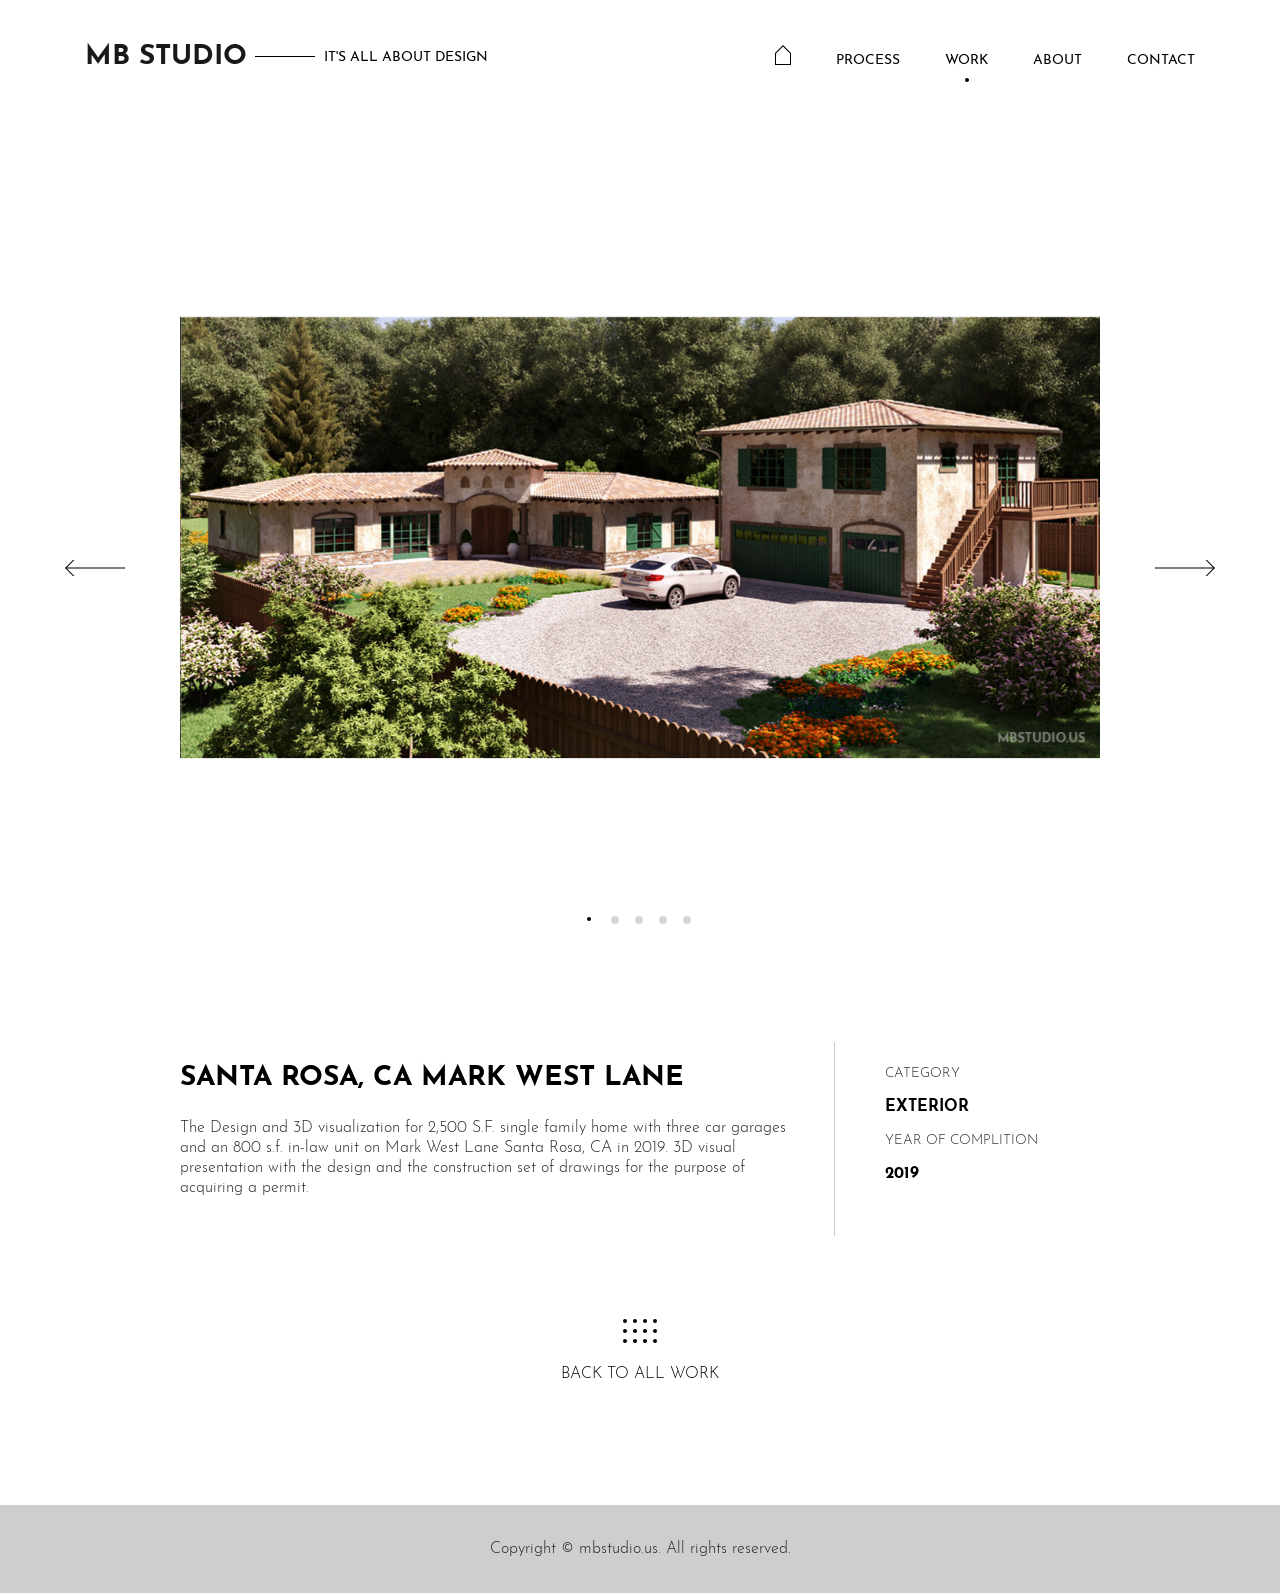
<file: santa_rosa.html>
<!DOCTYPE html>
<!--
To change this license header, choose License Headers in Project Properties.
To change this template file, choose Tools | Templates
and open the template in the editor.
-->
<html lang="en">
    <head>
        <title>MBstudio</title>
        <meta charset="UTF-8">
        <meta name="viewport" content="width=device-width, initial-scale=1.0">

        <!--iOS compatibile-->
        <meta name="apple-mobile-web-app-capable" content="yes">
        <meta name="apple-mobile-web-app-title" content="">
        <link rel="apple-touch-icon" href="putanja do ikonice favicon li neke">        

        <!--Android compatibile-->
        <meta name="mobile-web-app-capable" content="yes">
        <meta name="aplication-name" content="">
        <link rel="icon" type="icon/png" href="putanja do ikonice favicon li neke">

        <!--FONTOVI-->
        <!--Awesome-->
        <link rel="stylesheet" href="https://cdnjs.cloudflare.com/ajax/libs/font-awesome/4.7.0/css/font-awesome.min.css">

        <!--bootstrap-->
        <link href="css/bootstrap.css" rel="stylesheet" type="text/css"/>

        <!--external css, like plugins ...-->
        <link href="css/owl.carousel.css" rel="stylesheet" type="text/css"/>

        <!--theme css-->
        <link href="css/theme.css" rel="stylesheet" type="text/css"/>

        <!-- HTML5 shim and Respond.js for IE8 support of HTML5 elements and media queries -->
        <!-- WARNING: Respond.js doesn't work if you view the page via file:// -->
        <!--[if lt IE 9]>
          <script src="https://oss.maxcdn.com/html5shiv/3.7.3/html5shiv.min.js"></script>
          <script src="https://oss.maxcdn.com/respond/1.4.2/respond.min.js"></script>
        <![endif]-->

    </head>
    <body>
        <header>
            <div class="container">
                <nav class="navbar navbar-expand-lg navbar-light p-0">
                    <h1>
                        <a class="navbar-brand text-uppercase" href="index.html">mb studio</a>
                        <a href="index.html" class="text-uppercase navbar-brand-info d-none d-md-inline-block">it's all about design</a>
                    </h1>
                    <button class="navbar-toggler" type="button" data-toggle="collapse" data-target="#main-menu" aria-controls="main-menu" aria-expanded="false" aria-label="Toggle navigation">
                        <span class="navbar-toggler-icon"></span>
                    </button>

                    <div class="collapse navbar-collapse" id="main-menu">
                        <ul class="navbar-nav ml-auto text-uppercase">
                            <li class="nav-item active">
                                <a class="nav-link" href="index.html"><img class="home" src="img/icon_home-01.svg"></a>
                            </li>
                            <li class="nav-item">
                                <a class="nav-link" href="process.html">process</a>
                            </li>
                            <li class="nav-item">
                                <a class="nav-link active" href="work.html">work</a>
                            </li>
                            <li class="nav-item">
                                <a class="nav-link" href="about.html">about</a>
                            </li>
                            <li class="nav-item">
                                <a class="nav-link" href="contact.html">contact</a>
                            </li>
                        </ul>
                    </div>
                </nav>
            </div>
        </header>
        <main>
            <section class="single-work">
                <div class="container">
                    <div class="row justify-content-center">
                        <div class="col-12 col-md-10">
                            <div class="single-work-gallery owl-carousel">
                                <img src="img/santa_rosa/mbstudio-santa-rosa-img-1.jpg" alt=""/>
                                <img src="img/santa_rosa/mbstudio-santa-rosa-img-2.jpg" alt=""/>
                                <img src="img/santa_rosa/mbstudio-santa-rosa-img-3.jpg" alt=""/>
                                <img src="img/santa_rosa/mbstudio-santa-rosa-img-4.jpg" alt=""/>
                                <img src="img/santa_rosa/mbstudio-santa-rosa-img-5.jpg" alt=""/>
                            </div>
                        </div>
                        <div class="col-12 col-md-7">
                            <div class="single-work-item pb-4">
                                <h3 class="text-uppercase">SANTA ROSA, CA Mark West Lane</h3>
                                <p>
                                    The Design and 3D visualization for 2,500 S.F. single family home with three car garages and an 800 s.f.
                                    in-law unit on Mark West Lane Santa Rosa, CA in 2019. 3D visual presentation with the design and the
                                    construction set of drawings for the purpose of acquiring a permit.
                                </p>
                            </div>
                        </div>
                        <div class="col-12 col-lg-3">
                            <div class="single-work-info">
                                <div class="category">
                                    <p>category</p>
                                    <h6>exterior</h6>
                                </div>
                                <div class="year">
                                    <p>year of complition</p>
                                    <h6>2019</h6>
                                </div>
                            </div>
                        </div>
                        <div class="col-12">
                            <div class="single-work-back">
                                <a href="work.html">
                                        <svg id="Layer_1" class="back" data-name="Layer 1" xmlns="http://www.w3.org/2000/svg" viewBox="0 0 34 24">
                                            <title>icon_back_to_list</title>
                                            <circle cx="2" cy="2" r="2"/><circle cx="12" cy="2" r="2"/><circle cx="22" cy="2" r="2"/><circle cx="32" cy="2" r="2"/><circle cx="2" cy="22" r="2"/><circle cx="12" cy="22" r="2"/><circle cx="22" cy="22" r="2"/><circle cx="32" cy="22" r="2"/><circle cx="2" cy="12" r="2"/><circle cx="12" cy="12" r="2"/><circle cx="22" cy="12" r="2"/><circle cx="32" cy="12" r="2"/>
                                        </svg>
                                    <p>back to all work</p>
                                </a>
                            </div>
                        </div>
                    </div>
                </div>
            </section>
        </main>
        <footer>
            <div class="copyright">
                <p>
                    Copyright © mbstudio.us. All rights reserved. 
                </p>
            </div>
        </footer>
        <!--SCRIPTS goes here-->
        <!--First jquery, then popper and finaly bootstrap-->
        <script src="js/jquery.min.js" type="text/javascript"></script>
        <script src="js/popper.js" type="text/javascript"></script>
        <script src="js/bootstrap.min.js" type="text/javascript"></script>

        <script src="js/owl.carousel.js" type="text/javascript"></script>
        <script src="js/TweenMax.min.js" type="text/javascript"></script>
        <!--All page js-->
        <script src="js/main.js" type="text/javascript"></script>
    </body>
</html>
</file>
<file: css/theme.css>
@font-face {
  font-family: 'JosefinSans-Bold';
  src: url("../fonts/JosefinSans-Bold/JosefinSans-Bold.eot?#iefix") format("embedded-opentype"), url("../fonts/JosefinSans-Bold/JosefinSans-Bold.woff") format("woff"), url("../fonts/JosefinSans-Bold/JosefinSans-Bold.ttf") format("truetype"), url("../fonts/JosefinSans-Bold/JosefinSans-Bold.svg#JosefinSans-Bold") format("svg");
  font-weight: normal;
  font-style: normal;
}

@font-face {
  font-family: 'JosefinSans-Light';
  src: url("../fonts/JosefinSans-Light/JosefinSans-Light.eot?#iefix") format("embedded-opentype"), url("../fonts/JosefinSans-Light/JosefinSans-Light.woff") format("woff"), url("../fonts/JosefinSans-Light/JosefinSans-Light.ttf") format("truetype"), url("../fonts/JosefinSans-Light/JosefinSans-Light.svg#JosefinSans-Light") format("svg");
  font-weight: normal;
  font-style: normal;
}

@font-face {
  font-family: 'JosefinSans-Regular';
  src: url("../fonts/JosefinSans-Regular/JosefinSans-Regular.eot?#iefix") format("embedded-opentype"), url("../fonts/JosefinSans-Regular/JosefinSans-Regular.woff") format("woff"), url("../fonts/JosefinSans-Regular/JosefinSans-Regular.ttf") format("truetype"), url("../fonts/JosefinSans-Regular/JosefinSans-Regular.svg#JosefinSans-Regular") format("svg");
  font-weight: normal;
  font-style: normal;
}

html {
  font-size: 16px;
}

body {
  height: 100vh;
  min-height: 100vh;
}

h1, h2, h3, h4, h5, h6 {
  font-family: "JosefinSans-Bold";
  color: #000;
}

a {
  font-family: "JosefinSans-Regular";
}

p {
  font-family: "JosefinSans-Light";
  line-height: 24px;
}

button:focus,
a:focus {
  outline: none;
}

.b-left {
  border-left: 1px solid #cecece;
}

.b-right {
  border-right: 1px solid #cecece;
}

@media (min-width: 768px) {
  .b-md-left {
    border-left: 1px solid #cecece !important;
  }
  .b-md-right {
    border-right: 1px solid #cecece !important;
  }
  .b-md-left-0 {
    border-left: none !important;
  }
  .b-md-right-0 {
    border-right: none !important;
  }
}

@media (min-width: 992px) {
  .b-lg-left {
    border-left: 1px solid #cecece !important;
  }
  .b-lg-right {
    border-right: 1px solid #cecece !important;
  }
  .b-lg-left-0 {
    border-left: none !important;
  }
  .b-lg-right-0 {
    border-right: none !important;
  }
}

@media (min-width: 1200px) {
  .b-xl-left {
    border-left: 1px solid #cecece !important;
  }
  .b-xl-right {
    border-right: 1px solid #cecece !important;
  }
  .b-xl-left-0 {
    border-left: none !important;
  }
  .b-xl-right-0 {
    border-right: none !important;
  }
}

@media (min-width: 1400px) {
  .b-xxl-left {
    border-left: 1px solid #cecece !important;
  }
  .b-xxl-right {
    border-right: 1px solid #cecece !important;
  }
  .b-xxl-left-0 {
    border-left: none !important;
  }
  .b-xxl-right-0 {
    border-right: none !important;
  }
}

header {
  padding-top: 30px;
  margin-bottom: 24px;
}

header .navbar .navbar-toggler {
  border: none;
}

header .navbar .navbar-toggler .navbar-toggler-icon {
  background: none;
}

header .navbar .navbar-toggler .navbar-toggler-icon:hover {
  fill: #ccc;
}

header .navbar-brand {
  font-family: "JosefinSans-Bold";
  position: relative;
  font-size: 1.5rem;
}

header .navbar-brand-info {
  font-size: 0.87rem;
  margin-left: 48px;
  position: relative;
  bottom: 3px;
}

header .navbar-nav {
  font-size: 0.87rem;
  padding-top: 15px;
}

header .navbar-nav li {
  margin-bottom: 10px;
}

header .navbar-nav .nav-link {
  color: #000 !important;
  padding: 0 !important;
  position: relative;
}

header .navbar-nav .nav-link:after {
  content: "";
  background: #000;
  border-radius: 50%;
  width: 4px;
  height: 4px;
  bottom: 10px;
  left: 35%;
  -webkit-transform: translateX(-50%);
          transform: translateX(-50%);
  position: absolute;
  opacity: 0;
  -webkit-transition: 0.4s linear;
  transition: 0.4s linear;
}

header .navbar-nav .nav-link:hover:after {
  opacity: 100;
}

header .navbar-nav .nav-link.active:after {
  opacity: 100;
}

header .home {
  width: 16px;
  height: 20px;
  position: relative;
  bottom: 6px;
}

@media (min-width: 768px) {
  header .navbar-brand {
    font-size: 1.75rem;
  }
  header .navbar-brand:after {
    content: "";
    width: 60px;
    height: 1px;
    background-color: #000;
    position: absolute;
    top: 20px;
    left: 170px;
  }
}

@media (min-width: 992px) {
  header {
    margin-bottom: 40px !important;
  }
  header .navbar-nav li {
    padding-top: 0;
    margin-left: 35px;
  }
  header .navbar-nav .nav-link:after {
    content: "";
    bottom: -10px;
    left: 50%;
  }
}

@media (min-width: 1200px) {
  header .navbar .navbar-nav li {
    margin-left: 45px;
  }
}

.featured-slider {
  position: relative;
  margin-bottom: 60px;
}

.featured-slider .featured-slider-title {
  position: relative;
  z-index: 11;
}

.featured-slider .featured-slider-info p {
  max-width: 480px;
  margin: 0 auto;
}

.featured-slider .image {
  max-width: 810px;
  max-height: 810px;
}

.featured-slider .image .image_active {
  width: 100%;
  height: 100%;
}

.featured-slider .owl-nav {
  height: 16px;
  margin-top: 50px;
}

.featured-slider .owl-nav button.owl-prev img {
  left: 0;
  -webkit-transition: 0.1s linear;
  transition: 0.1s linear;
}

.featured-slider .owl-nav button.owl-prev:hover img {
  left: -10px;
}

.featured-slider .owl-nav button.owl-next img {
  right: 0;
  -webkit-transition: 0.1s linear;
  transition: 0.1s linear;
}

.featured-slider .owl-nav button.owl-next:hover img {
  right: -10px;
}

.featured-slider .owl-nav .owl-prev,
.featured-slider .owl-nav .owl-next {
  width: 60px;
  height: 16px;
  position: relative;
  margin: 0;
}

.featured-slider .owl-nav .owl-prev img,
.featured-slider .owl-nav .owl-next img {
  position: relative;
  top: -40px;
  -webkit-transition: 1s linear;
  transition: 1s linear;
}

.featured-slider .owl-nav .owl-prev:hover,
.featured-slider .owl-nav .owl-next:hover {
  background: none;
}

.featured-slider .owl-nav .owl-prev {
  margin-right: 150px;
}

.featured-slider .owl-dots {
  position: absolute;
  bottom: 22px;
  left: 50%;
  -webkit-transform: translateX(-50%);
          transform: translateX(-50%);
}

.featured-slider .owl-dots .owl-dot {
  width: 20px;
  height: 20px;
}

.featured-slider .owl-dots .owl-dot:hover span {
  background: #000;
  width: 4px;
  height: 4px;
  border-radius: 50%;
  margin-bottom: 7px;
}

.featured-slider .owl-dots .owl-dot span {
  width: 8px;
  height: 8px;
}

.featured-slider .owl-dots .owl-dot.active span {
  width: 4px;
  height: 4px;
  background-color: #000;
  margin-bottom: 7px;
}

.scroll {
  position: absolute;
  right: 255px;
  bottom: -120px;
  border-left: 1px solid #cecece;
  height: 239px;
}

.scroll span {
  position: absolute;
  text-align: center;
  height: 120px;
  left: -1px;
  border-left: 1px solid #000;
  -webkit-writing-mode: vertical-rl;
      -ms-writing-mode: tb-rl;
          writing-mode: vertical-rl;
  text-orientation: mixed;
  text-transform: uppercase;
  font-size: 0.85rem;
}

.services {
  padding-top: 68px;
}

.services .services-item {
  padding-right: 15px;
  padding-left: 15px;
  padding-top: 40px;
}

.services .services-item .services-item-num {
  font-size: 3.5rem;
  color: #cccccc;
  display: inline-block;
  margin-bottom: 29px;
  border-bottom: 1px solid #000;
  font-family: "JosefinSans-Bold";
  padding-bottom: 20px;
}

.services .services-item h6 {
  text-transform: uppercase;
  margin-bottom: 25px;
}

.services .services-item p {
  color: #000;
  margin-bottom: 32px;
  line-height: 20px;
}

.services .services-item a {
  font-size: 0.85rem;
}

.services .services-item a:hover .arrow-small {
  right: -10px;
}

.arrow-small {
  margin-left: 10px;
  position: relative;
  bottom: 2px;
  right: 0;
  -webkit-transition: 0.1s ease-in-out;
  transition: 0.1s ease-in-out;
}

.arrow-small img {
  width: 37px;
  height: 10px;
}

.social {
  text-align: center;
}

.social .social-item h3 {
  text-transform: uppercase;
  margin-bottom: 19px;
  font-size: 1.25rem;
}

.social .social-item p {
  width: 210px;
  margin: 0 auto;
  line-height: 20px;
}

.social .social-fa {
  text-transform: uppercase;
}

.social .social-fa a:hover .arrow-small {
  right: -10px;
}

.social .social-fa .yt img {
  width: 30px;
  height: 20px;
  margin-bottom: 31px;
}

.social .social-fa .tw img {
  width: 25px;
  height: 20px;
  margin-bottom: 31px;
}

.social .social-fa h6 {
  margin-bottom: 20px;
}

.social .social-fa p {
  font-size: 0.85rem;
}

@media (min-width: 768px) {
  .services .services-img {
    padding-top: 40px;
  }
  .social {
    text-align: left;
    padding-top: 60px;
    padding-bottom: 60px;
  }
  .social .social-item h3 {
    text-transform: uppercase;
  }
  .social .social-item p {
    width: 210px;
    margin: 0;
  }
  .social .logo {
    text-align: left !important;
  }
  .social .social-fa {
    text-transform: uppercase;
  }
  .social .social-fa .fa {
    font-size: 2rem;
    margin-bottom: 20px;
  }
  .social .social-fa h6 {
    margin-bottom: 20px;
  }
  .social .social-fa p {
    font-size: 0.85rem;
  }
}

@media (min-width: 992px) {
  .featured-slider .featured-slider-title h1 {
    padding-top: 40px;
    font-size: 3.5rem;
    text-align: left;
    position: relative;
    width: 470px;
    left: -125px;
    z-index: 10;
  }
  .featured-slider .featured-slider-info {
    padding-top: 50px;
  }
  .featured-slider .featured-slider-info p {
    font-size: 1rem;
    text-align: left !important;
  }
  .featured-slider .owl-nav {
    position: absolute;
    right: -198px;
    font-size: 3rem;
    top: 150px;
  }
  .featured-slider .owl-nav .owl-prev {
    margin-right: 50px;
  }
  .featured-slider .owl-dots {
    right: -333px;
    bottom: 0;
    left: auto;
    -webkit-transform: none;
            transform: none;
  }
  .featured-slider .owl-dots .owl-dot {
    margin-right: 57px;
  }
  .border-r {
    border-right: 1px solid #cecece;
  }
  .services {
    padding-top: 118px;
    padding-bottom: 118px;
  }
  .services .services-item .services-item-num {
    font-size: 5rem;
  }
  .services .services-img {
    padding-top: 120px;
  }
  .social {
    padding-top: 0;
    padding-bottom: 120px;
  }
  .social .logo {
    padding-left: 0px;
    text-align: center !important;
  }
  .social .social-fa {
    padding-left: 13px !important;
  }
}

@media (min-width: 1200px) {
  .featured-slider .featured-slider-title h1 {
    font-size: 4rem;
    width: 540px;
    left: -100px;
  }
  .featured-slider .featured-slider-info {
    padding-top: 140px;
  }
  .featured-slider .featured-slider-info p {
    font-size: 1rem;
    text-align: left !important;
  }
  .featured-slider .owl-nav {
    position: absolute;
    right: -235px;
    font-size: 3rem;
    top: 210px;
  }
  .featured-slider .owl-dots {
    bottom: 10px;
    right: -368px;
  }
  .featured-slider .owl-dots .owl-dot {
    margin-right: 57px;
  }
  .social .social-fa {
    padding-left: 24px !important;
  }
}

@media (min-width: 1440px) {
  .featured-slider .featured-slider-title h1 {
    padding-top: 70px;
    font-size: 5rem;
    width: 670px;
    left: -152px;
  }
  .featured-slider .featured-slider-info {
    padding-top: 150px;
  }
  .featured-slider .featured-slider-info p {
    font-size: 1.25rem;
    text-align: left !important;
  }
  .featured-slider .owl-nav {
    position: absolute;
    right: -295px;
    font-size: 4rem;
    top: 270px;
  }
  .featured-slider .owl-nav .owl-prev {
    margin-right: 90px;
  }
  .featured-slider .owl-dots {
    bottom: 50px;
    right: -385px;
  }
  .featured-slider .owl-dots .owl-dot {
    margin-right: 57px;
  }
  .social .social-fa {
    padding-left: 45px !important;
  }
}

footer {
  background-color: #cecece;
  padding-top: 32px;
  padding-bottom: 32px;
}

footer .copyright {
  text-align: center;
}

footer .copyright p {
  margin-bottom: 0;
}

.whoWeAre {
  margin-bottom: 70px;
}

.whoWeAre .whoWeAre-info {
  max-width: 615px;
}

.whoWeAre .whoWeAre-info h3 {
  font-size: 1.4rem;
  text-align: center;
}

.whoWeAre .whoWeAre-info .info-1 {
  line-height: 24px;
  margin-bottom: 24px !important;
}

.whoWeAre .whoWeAre-info .info-2 {
  margin-bottom: 24px !important;
  line-height: 20px;
}

.whoWeAre .whoWeAre-info .info-3 {
  margin-bottom: 24px !important;
  line-height: 20px;
}

.whoWeAre .whoWeAre-info h6 {
  font-family: "JosefinSans-Regular";
}

.team {
  padding-top: 50px;
  margin-bottom: 60px;
}

.team .team-title {
  padding-top: 22px;
}

.team .team-mike {
  margin-bottom: 80px;
}

.team .team-mike h6 {
  margin-bottom: 20px;
}

.team .team-vesna {
  margin-bottom: 60px;
}

.team .team-vesna h6 {
  margin-bottom: 20px;
}

.team .team-title {
  border-bottom: 1px solid #000;
  display: inline-block;
  margin-bottom: 29px;
  font-size: 0.87rem;
}

.team .team-info {
  line-height: 20px;
}

@media (min-width: 768px) {
  .team .team-mike {
    padding-right: 40px;
    margin-bottom: 0;
    padding-top: 30px;
    padding-bottom: 30px;
  }
  .team .team-vesna {
    padding-left: 50px;
    margin-bottom: 0;
    padding-top: 30px;
  }
}

@media (min-width: 992px) {
  .whoWeAre {
    padding-top: 70px;
  }
  .whoWeAre .whoWeAre-info h3 {
    font-size: 1.5rem;
    text-align: left;
  }
  .team {
    margin-bottom: 90px;
  }
  .team .team-mike img,
  .team .team-vesna img {
    width: 100%;
  }
  .team .team-mike {
    padding: 30px 0 30px 15px;
    border-right: 1px solid #cecece;
  }
  .team .team-mike h6 {
    margin-bottom: 20px;
  }
  .team .team-vesna {
    padding: 30px 0 15px 30px;
  }
  .team .team-vesna h6 {
    margin-bottom: 20px;
  }
  .team .team-title {
    border-bottom: 1px solid #000;
    display: inline-block;
    margin-bottom: 29px;
    padding-top: 0;
  }
}

@media (min-width: 1140px) {
  .whoWeAre {
    margin-bottom: 90px;
  }
  .whoWeAre .whoWeAre-info h3 {
    font-size: 1.85rem;
  }
  .whoWeAre .whoWeAre-info .info-1 {
    font-size: 1.25rem;
  }
  .team {
    margin-bottom: 130px;
  }
  .team .team-title {
    padding-top: 15px;
  }
}

@media (min-width: 1400px) {
  .team .team-mike img,
  .team .team-vesna img {
    width: auto;
  }
  .team .team-info {
    width: 288px;
  }
}

.process-services {
  margin-bottom: 30px;
  padding-bottom: 60px;
}

.process-services .process-services-info {
  padding-top: 60px;
}

.process-services .process-services-info ul {
  padding-left: 17px;
}

.process-services .process-services-info ul li {
  list-style: none;
  position: relative;
  font-family: "JosefinSans-Regular";
  margin-bottom: 7px;
}

.process-services .process-services-info ul li::before {
  content: "";
  width: 4px;
  height: 4px;
  background: #000;
  border-radius: 50%;
  position: absolute;
  left: -13px;
  top: 50%;
  -webkit-transform: translateY(-50%);
          transform: translateY(-50%);
}

.process-services .process-services-photo {
  margin-bottom: 18px;
}

.process-services .process-services-photo .owl-nav {
  font-size: 2rem;
  height: 16px;
  margin-top: 0;
}

.process-services .process-services-photo .owl-nav button.owl-prev img {
  left: 0;
  -webkit-transition: 0.1s linear;
  transition: 0.1s linear;
}

.process-services .process-services-photo .owl-nav button.owl-prev:hover img {
  left: -10px;
}

.process-services .process-services-photo .owl-nav button.owl-next img {
  right: 0;
  -webkit-transition: 0.1s linear;
  transition: 0.1s linear;
}

.process-services .process-services-photo .owl-nav button.owl-next:hover img {
  right: -10px;
}

.process-services .process-services-photo .owl-nav .owl-next {
  width: 40px;
  height: 16px;
}

.process-services .process-services-photo .owl-nav .owl-next img {
  position: relative;
  bottom: 12px;
}

.process-services .process-services-photo .owl-nav .owl-next:hover {
  background: none;
}

.process-services .process-services-photo .owl-nav .owl-prev {
  width: 40px;
  height: 16px;
  margin-right: 100px;
}

.process-services .process-services-photo .owl-nav .owl-prev img {
  position: relative;
  bottom: 12px;
}

.process-services .process-services-photo .owl-nav .owl-prev:hover {
  background: none;
}

.process-services .process-services-photo .owl-dots {
  position: absolute;
  bottom: -20px;
  left: 50%;
  -webkit-transform: translateX(-50%);
          transform: translateX(-50%);
}

.process-services .process-services-photo .owl-dots .owl-dot {
  width: 20px;
  height: 20px;
}

.process-services .process-services-photo .owl-dots .owl-dot:hover span {
  background: #000;
  width: 4px;
  height: 4px;
  border-radius: 50%;
  margin-bottom: 7px;
}

.process-services .process-services-photo .owl-dots .owl-dot span {
  width: 8px;
  height: 8px;
}

.process-services .process-services-photo .owl-dots .owl-dot.active span {
  width: 4px;
  height: 4px;
  background-color: #000;
  margin-bottom: 7px;
}

.process-work .process-work-item {
  padding-top: 10px !important;
  max-width: 360px;
}

.process-work .process-work-item a:hover .arrow-small {
  right: -10px;
}

.process-work .process-work-item h5 {
  font-size: 1.87rem;
  margin-bottom: 18px;
}

.process-work .process-work-item .process-info {
  max-width: 250px;
  font-size: 1.25rem;
}

.process-work .process-work-item .num {
  text-transform: uppercase;
  display: inline-block;
  border-bottom: 1px solid #000;
  margin-bottom: 29px;
  font-size: 0.87rem;
}

.process-work .process-work-item .title {
  margin-bottom: 29px;
}

.process-work .process-work-item .info {
  margin-bottom: 29px;
  max-width: 360px;
  line-height: 20px;
}

.process-work .process-work-item .discover {
  font-size: 0.87rem !important;
}

.process-modal .modal-header {
  border-bottom: 0;
}

.process-modal .modal-header .close {
  color: #000;
  font-family: "JosefinSans-Light";
  font-size: 0.87rem;
  text-transform: uppercase;
  text-shadow: 0;
  opacity: 1;
}

.process-modal .modal-header .close span img {
  width: 10px;
  height: 10px;
  position: relative;
  bottom: 2px;
}

.process-modal .process-modal-item .num {
  text-transform: uppercase;
  position: relative;
  display: inline-block;
  border-bottom: 1px solid #000;
  font-size: 0.87rem;
  margin-bottom: 28px;
}

.process-modal .process-modal-item h3 {
  font-size: 1.5rem;
  margin-bottom: 22px;
}

.process-modal .process-modal-item .process-modal-info {
  line-height: 24px;
}

.process-modal .process-modal-gallery .owl-nav {
  position: relative;
  bottom: -25px;
}

.process-modal .process-modal-gallery .owl-nav button:hover {
  background: transparent;
}

.process-modal .process-modal-gallery .owl-nav .owl-prev {
  position: relative;
  left: -70px;
}

.process-modal .process-modal-gallery .owl-nav .owl-prev img {
  width: 40px;
  position: relative;
}

.process-modal .process-modal-gallery .owl-nav .owl-next {
  position: relative;
  right: -70px;
}

.process-modal .process-modal-gallery .owl-nav .owl-next img {
  width: 40px;
  position: relative;
}

.process-modal .process-modal-gallery .owl-nav button.owl-prev img {
  left: 0;
  -webkit-transition: 0.1s linear;
  transition: 0.1s linear;
}

.process-modal .process-modal-gallery .owl-nav button.owl-prev:hover img {
  left: -10px;
}

.process-modal .process-modal-gallery .owl-nav button.owl-next img {
  right: 0;
  -webkit-transition: 0.1s linear;
  transition: 0.1s linear;
}

.process-modal .process-modal-gallery .owl-nav button.owl-next:hover img {
  right: -10px;
}

.process-modal .process-modal-gallery .owl-dots {
  position: absolute;
  left: 50%;
  -webkit-transform: translateX(-50%);
          transform: translateX(-50%);
  bottom: -25px;
}

.process-modal .process-modal-gallery .owl-dots .owl-dot:hover span {
  background: #000;
  width: 4px;
  height: 4px;
  border-radius: 50%;
  margin-bottom: 7px;
}

.process-modal .process-modal-gallery .owl-dots .owl-dot span {
  width: 8px;
  height: 8px;
  margin-right: 5px;
}

.process-modal .process-modal-gallery .owl-dots .owl-dot:last-of-type span {
  margin-right: 0;
}

.process-modal .process-modal-gallery .owl-dots .owl-dot.active span {
  width: 4px;
  height: 4px;
  background: #000;
  margin-bottom: 7px;
}

.process-modal .modal-img-info {
  position: relative;
  bottom: 35px;
}

@media (min-width: 768px) {
  .process-work .process-work-item {
    padding: 0 35px;
  }
  .process-services-photo .owl-nav .owl-next {
    position: absolute;
    top: 50%;
    right: -50px;
    -webkit-transform: translateY(-50%);
            transform: translateY(-50%);
  }
  .process-services-photo .owl-nav .owl-prev {
    position: absolute;
    top: 50%;
    left: -50px;
    -webkit-transform: translateY(-50%);
            transform: translateY(-50%);
  }
}

@media (min-width: 992px) {
  .mb-90 {
    margin-bottom: 90px;
  }
  .process-services {
    padding-top: 70px;
    margin-bottom: 95px;
  }
  .process-services .process-services-info {
    padding-top: 0;
  }
  .process-services .process-services-info h3 {
    font-size: 1.87rem;
  }
  .process-services .process-services-info p {
    font-size: 1.25rem;
  }
  .process-services .process-services-photo {
    padding-top: 0;
  }
  .process-services .process-services-photo .owl-nav {
    font-size: 2rem;
  }
  .process-services .process-services-photo .owl-nav .owl-next {
    width: 60px;
    right: -100px;
  }
  .process-services .process-services-photo .owl-nav .owl-prev {
    width: 60px;
    left: -100px;
  }
  .process-services .owl-dots {
    bottom: -100px;
  }
  .process-services .owl-dots .owl-dot {
    margin-right: 37px;
  }
  .process-services .owl-dots .owl-dot:last-child {
    margin-right: 0;
  }
  .process-modal .modal-dialog {
    max-width: 1000px;
  }
  .process-modal .modal-header {
    padding-top: 30px;
    padding-right: 30px;
    margin-bottom: 15px;
  }
  .process-modal .process-modal-item {
    padding-top: 40px;
  }
  .process-modal .process-modal-item .process-modal-info {
    max-width: 315px;
  }
  .process-modal .process-modal-gallery {
    position: relative;
  }
  .process-modal .process-modal-gallery .owl-nav {
    position: static;
  }
  .process-modal .process-modal-gallery .owl-nav .owl-prev {
    position: absolute;
    top: 50%;
    -webkit-transform: translateY(-50%);
            transform: translateY(-50%);
    left: -80px;
  }
  .process-modal .process-modal-gallery .owl-nav .owl-next {
    position: absolute;
    top: 50%;
    -webkit-transform: translateY(-50%);
            transform: translateY(-50%);
    right: -80px;
  }
  .process-modal .process-modal-gallery .owl-dots {
    position: relative;
    bottom: -35px;
  }
  .process-modal .process-modal-gallery .owl-dots .owl-dot {
    margin-right: 30px;
  }
  .process-modal .modal-img-info {
    bottom: 15px;
  }
}

.process-work {
  padding-bottom: 120px;
}

@media (min-width: 1200px) {
  .process-services .process-services-photo .owl-dots {
    bottom: -88px;
  }
  .process-services .process-services-photo .owl-dots .owl-dot span {
    margin-right: 54px;
  }
  .process-work .processScene:nth-of-type(2) {
    margin-bottom: 5rem !important;
  }
  .process-work .process-work-item.first {
    height: 200px;
  }
}

@media (min-width: 1400px) {
  .process-services-photo .owl-nav .owl-next {
    right: -130px !important;
  }
  .process-services-photo .owl-nav .owl-prev {
    left: -130px !important;
  }
  .process-modal .modal-dialog {
    max-width: 1400px;
  }
  .process-modal .modal-header {
    padding-top: 60px;
    padding-right: 60px;
    margin-bottom: 25px;
  }
  .process-modal .modal-body {
    padding: 40px;
    padding-bottom: 100px;
  }
  .process-modal .process-modal-item {
    padding-top: 100px;
  }
  .process-modal .process-modal-item .process-modal-info {
    font-size: 1.25rem;
    max-width: 385px;
  }
  .process-modal .process-modal-gallery {
    position: relative;
  }
  .process-modal .process-modal-gallery .owl-nav {
    position: static;
  }
  .process-modal .process-modal-gallery .owl-nav .owl-prev {
    position: absolute;
    top: 50%;
    -webkit-transform: translateY(-50%);
            transform: translateY(-50%);
    left: -110px;
  }
  .process-modal .process-modal-gallery .owl-nav .owl-prev img {
    width: 60px;
  }
  .process-modal .process-modal-gallery .owl-nav .owl-next {
    position: absolute;
    top: 50%;
    -webkit-transform: translateY(-50%);
            transform: translateY(-50%);
    right: -110px;
  }
  .process-modal .process-modal-gallery .owl-nav .owl-next img {
    width: 60px;
  }
  .process-modal .process-modal-gallery .owl-dots {
    position: relative;
    bottom: -75px;
  }
  .process-modal .modal-img-info {
    bottom: -5px;
  }
}

.contact {
  margin-bottom: 69px;
}

.contact .contact-info {
  margin-bottom: 20px;
  padding-top: 20px;
}

.contact .contact-info figure {
  margin-bottom: 30px;
}

.contact .contact-info .contact-info-title {
  font-size: 1.3rem !important;
  margin-bottom: 26px;
}

.contact .contact-info p {
  line-height: 20px;
  margin-bottom: 24px;
}

.contact .contact-info h6 {
  font-family: "JosefinSans-Regular";
}

.contact-social {
  margin-bottom: 59px;
}

.contact-social .contact-social-item a:hover .arrow-small {
  right: -10px;
}

.contact-social .contact-social-item address p {
  font-size: 0.87rem;
}

.contact-social .contact-social-item .icon {
  width: 30px;
  display: inline-block;
}

.contact-social .contact-social-item .icon img {
  margin-bottom: 31px;
  width: 100%;
}

.contact-social .contact-social-item h6 {
  margin-bottom: 25px;
}

.contact-social .contact-social-item .desc {
  font-size: 0.87rem;
}

.contact-form {
  margin-bottom: 119px;
}

.contact-form h3 {
  margin-bottom: 60px;
}

.contact-form .form-row .form-label {
  font-family: "JosefinSans-Light";
  line-height: 20px;
  text-transform: uppercase;
  position: absolute;
  top: 10px;
  -webkit-transition: .2s linear;
  transition: .2s linear;
}

.contact-form .form-row .form-label-tx {
  font-family: "JosefinSans-Light";
  line-height: 20px;
  text-transform: uppercase;
}

.contact-form .form-row .form-control:focus {
  -webkit-box-shadow: none !important;
          box-shadow: none !important;
}

.contact-form .form-row .focused .form-label {
  -webkit-transform: translateY(-130%);
          transform: translateY(-130%);
  font-size: .87em;
}

.contact-form .form-row .form-control {
  border: none;
  border-radius: 0;
  border-bottom: 1px solid #cecece;
  margin-bottom: 72px;
}

.contact-form .form-row button:hover .arrow-small {
  right: -10px;
}

.contact-form .form-row .btn {
  border: none;
  text-transform: uppercase;
  font-size: 0.85rem;
  font-family: "JosefinSans-Light";
}

.contact-form .form-row .btn:hover {
  background-color: transparent;
  color: #000;
}

@media (min-width: 992px) {
  .contact .contact-photo {
    padding-top: 40px;
  }
  .contact-social {
    margin-bottom: 119px;
  }
}

@media (min-width: 1200px) {
  .contact {
    margin-bottom: 119px;
  }
  .contact .contact-info .contact-info-title {
    font-size: 1.75rem !important;
  }
  .contact .contact-photo {
    padding-top: 0;
  }
}

@media (min-width: 1400px) {
  .contact {
    padding-top: 70px;
  }
}

.work-gallery .work-gallery-filter {
  margin-bottom: 73px !important;
}

.work-gallery .work-gallery-filter button {
  font-family: "JosefinSans-Light";
  font-size: 0.87rem;
  background: none;
  border: none;
  margin-right: 30px;
  position: relative;
}

.work-gallery .work-gallery-filter button::after {
  content: "";
  display: inline-block;
  height: 1px;
  width: 0%;
  background: #000;
  position: absolute;
  bottom: -3px;
  left: 10px;
  -webkit-transition: 0.2s linear;
  transition: 0.2s linear;
}

.work-gallery .work-gallery-filter button:hover:after {
  width: 77%;
}

.work-gallery .work-gallery-filter button.act:after {
  width: 77%;
}

.work-gallery .work-gallery-filter button[data-filter="multi-residental"]:hover:after {
  width: 87%;
}

.work-gallery .work-gallery-filter button[data-filter="multi-residental"].act:after {
  width: 87%;
}

.work-gallery .work-gallery-item {
  margin-bottom: 48px;
  text-align: center;
}

.work-gallery .work-gallery-item h6 {
  margin-bottom: 0;
}

.work-gallery .work-gallery-item figure {
  position: relative;
  display: inline-block;
}

.work-gallery .work-gallery-item figure:hover .hover {
  opacity: 100;
}

.work-gallery .work-gallery-item figure .hover {
  position: absolute;
  top: 0;
  left: 0;
  right: 0;
  bottom: 0;
  background: #fff;
  border: 1px solid #cecece;
  text-align: center;
  opacity: 0;
  -webkit-transition: 0.3s linear;
  transition: 0.3s linear;
}

.work-gallery .work-gallery-item figure .hover a:hover .arrow-small {
  right: -10px;
}

.work-gallery .work-gallery-item figure .hover .hover-item {
  position: relative;
  top: 50%;
  -webkit-transform: translateY(-50%);
          transform: translateY(-50%);
}

.work-gallery .work-gallery-item figure .hover .hover-item p {
  display: inline-block;
  font-size: 0.87rem;
}

.work-gallery .work-gallery-item figure .hover .hover-item span img {
  width: 37px;
}

.pagination {
  margin-bottom: 100px;
}

.pagination .page-item.active .page-link {
  color: #000;
  background: none;
  position: relative;
}

.pagination .page-item.active .page-link::after {
  opacity: 100;
}

.pagination .page-link {
  border: 0;
  font-size: 1.25rem;
}

.pagination .page-link:focus {
  -webkit-box-shadow: none;
          box-shadow: none;
}

.pagination .page-link:after {
  content: "";
  background: #000;
  border-radius: 50%;
  width: 4px;
  height: 4px;
  bottom: -5px;
  position: absolute;
  opacity: 0;
  left: 50%;
  -webkit-transform: translateX(-50%);
          transform: translateX(-50%);
  -webkit-transition: 0.1s linear;
  transition: 0.1s linear;
}

.pagination .page-link:hover {
  background: none;
}

.pagination .page-link:hover::after {
  opacity: 100;
}

.pagination .page-link-a .a-left {
  width: 60px;
  position: relative;
  left: 0;
  -webkit-transition: 0.1s linear;
  transition: 0.1s linear;
}

.pagination .page-link-a .a-left:hover {
  left: -10px;
}

.pagination .page-link-a .a-right {
  width: 60px;
  position: relative;
  right: 0;
  -webkit-transition: 0.1s linear;
  transition: 0.1s linear;
}

.pagination .page-link-a .a-right:hover {
  right: -10px;
}

@media (min-width: 768px) {
  .work-gallery .work-gallery-filter ul li {
    display: inline;
  }
}

@media (min-width: 992px) {
  .work-gallery {
    padding-top: 70px;
  }
  .work-gallery .work-gallery-item {
    margin-bottom: 78px;
    text-align: left;
  }
}

.single-work .single-work-gallery {
  margin-bottom: 35px;
}

.single-work .single-work-gallery .owl-dots .owl-dot {
  width: 20px;
  height: 20px;
  margin-right: 4px;
}

.single-work .single-work-gallery .owl-dots .owl-dot:hover span {
  background: #000;
  width: 4px;
  height: 4px;
  border-radius: 50%;
  margin-bottom: 7px;
}

.single-work .single-work-gallery .owl-dots .owl-dot span {
  width: 8px;
  height: 8px;
}

.single-work .single-work-gallery .owl-dots .owl-dot.active span {
  width: 4px;
  height: 4px;
  background-color: #000;
  margin-bottom: 7px;
}

.single-work .single-work-gallery .owl-nav {
  margin-top: 0;
}

.single-work .single-work-gallery .owl-nav button.owl-prev img {
  left: 0;
  -webkit-transition: 0.1s linear;
  transition: 0.1s linear;
}

.single-work .single-work-gallery .owl-nav button.owl-prev:hover img {
  left: -10px;
}

.single-work .single-work-gallery .owl-nav button.owl-next img {
  right: 0;
  -webkit-transition: 0.1s linear;
  transition: 0.1s linear;
}

.single-work .single-work-gallery .owl-nav button.owl-next:hover img {
  right: -10px;
}

.single-work .single-work-gallery .owl-nav .owl-prev {
  margin-right: 50px;
}

.single-work .single-work-gallery .owl-nav .owl-prev img {
  width: 40px;
  position: relative;
}

.single-work .single-work-gallery .owl-nav .owl-prev:hover {
  background: none;
}

.single-work .single-work-gallery .owl-nav .owl-next img {
  width: 40px;
  position: relative;
}

.single-work .single-work-gallery .owl-nav .owl-next:hover {
  background: none;
}

.single-work .single-work-gallery .owl-item {
  max-height: 700px;
}

.single-work .single-work-gallery .owl-item img {
  -o-object-fit: scale-down;
     object-fit: scale-down;
  -o-object-position: center;
     object-position: center;
  height: 250px;
}

.single-work .single-work-item {
  padding-right: 28px;
  padding-bottom: 2px;
  max-width: 900px;
  margin-bottom: 48px;
  position: relative;
}

.single-work .single-work-item h3 {
  margin-bottom: 23px;
}

.single-work .single-work-item p {
  line-height: 20px;
  max-width: 766px;
}

.single-work .single-work-back {
  text-align: center;
  margin-bottom: 119px;
}

.single-work .single-work-back .back {
  width: 34px;
  height: 26px;
  margin-bottom: 18px;
  -webkit-transition: 0.1s linear;
  transition: 0.1s linear;
}

.single-work .single-work-back .back:hover {
  fill: #ccc;
}

.single-work .single-work-back p {
  text-transform: uppercase;
}

.single-work .single-work-info {
  margin-bottom: 80px;
}

.single-work .single-work-info .category p,
.single-work .single-work-info .year p {
  text-transform: uppercase;
  font-size: 0.85rem;
  margin-bottom: 12px;
}

.single-work .single-work-info .category h6,
.single-work .single-work-info .year h6 {
  text-transform: uppercase;
}

.single-work .single-work-info .category {
  margin-bottom: 12px;
}

@media (min-width: 576px) {
  .single-work .single-work-gallery .owl-item img {
    height: 400px;
  }
}

@media (min-width: 768px) {
  .single-work .single-work-gallery .owl-item img {
    height: 450px;
  }
  .single-work .single-work-gallery .owl-dots {
    padding-top: 22px;
  }
  .single-work .single-work-gallery .owl-nav .owl-prev {
    width: 60px;
    top: 50%;
    -webkit-transform: translateY(-50%);
            transform: translateY(-50%);
    left: -80px;
    position: absolute;
  }
  .single-work .single-work-gallery .owl-nav .owl-prev:hover {
    background: none;
  }
  .single-work .single-work-gallery .owl-nav .owl-next {
    width: 60px;
    top: 50%;
    -webkit-transform: translateY(-50%);
            transform: translateY(-50%);
    right: -80px;
    position: absolute;
  }
  .single-work .single-work-gallery .owl-nav .owl-next:hover {
    background: none;
  }
}

@media (min-width: 992px) {
  .single-work {
    padding-top: 60px;
  }
  .single-work .single-work-item {
    margin-bottom: 80px;
  }
  .single-work .single-work-item:after {
    content: '';
    width: 1px;
    height: 110%;
    background: #ccc;
    position: absolute;
    right: 0px;
    top: -20px;
  }
}

@media (min-width: 1200px) {
  .single-work .single-work-gallery {
    margin-bottom: 125px;
  }
  .single-work .single-work-gallery .owl-item img {
    height: 700px;
  }
  .single-work .single-work-gallery .owl-nav .owl-prev {
    left: -120px;
  }
  .single-work .single-work-gallery .owl-nav .owl-prev img {
    width: 60px;
  }
  .single-work .single-work-gallery .owl-nav .owl-next {
    right: -120px;
  }
  .single-work .single-work-gallery .owl-nav .owl-next img {
    width: 60px;
  }
  .single-work .single-work-info {
    padding-left: 40px;
  }
  .single-work .single-work-item:after {
    right: -20px;
  }
}

@media (min-width: 1400px) {
  .single-work .single-work-info {
    padding-left: 82px;
  }
  .single-work .single-work-item:after {
    right: -55px;
    height: 120%;
  }
}
/*# sourceMappingURL=theme.css.map */
</file>
